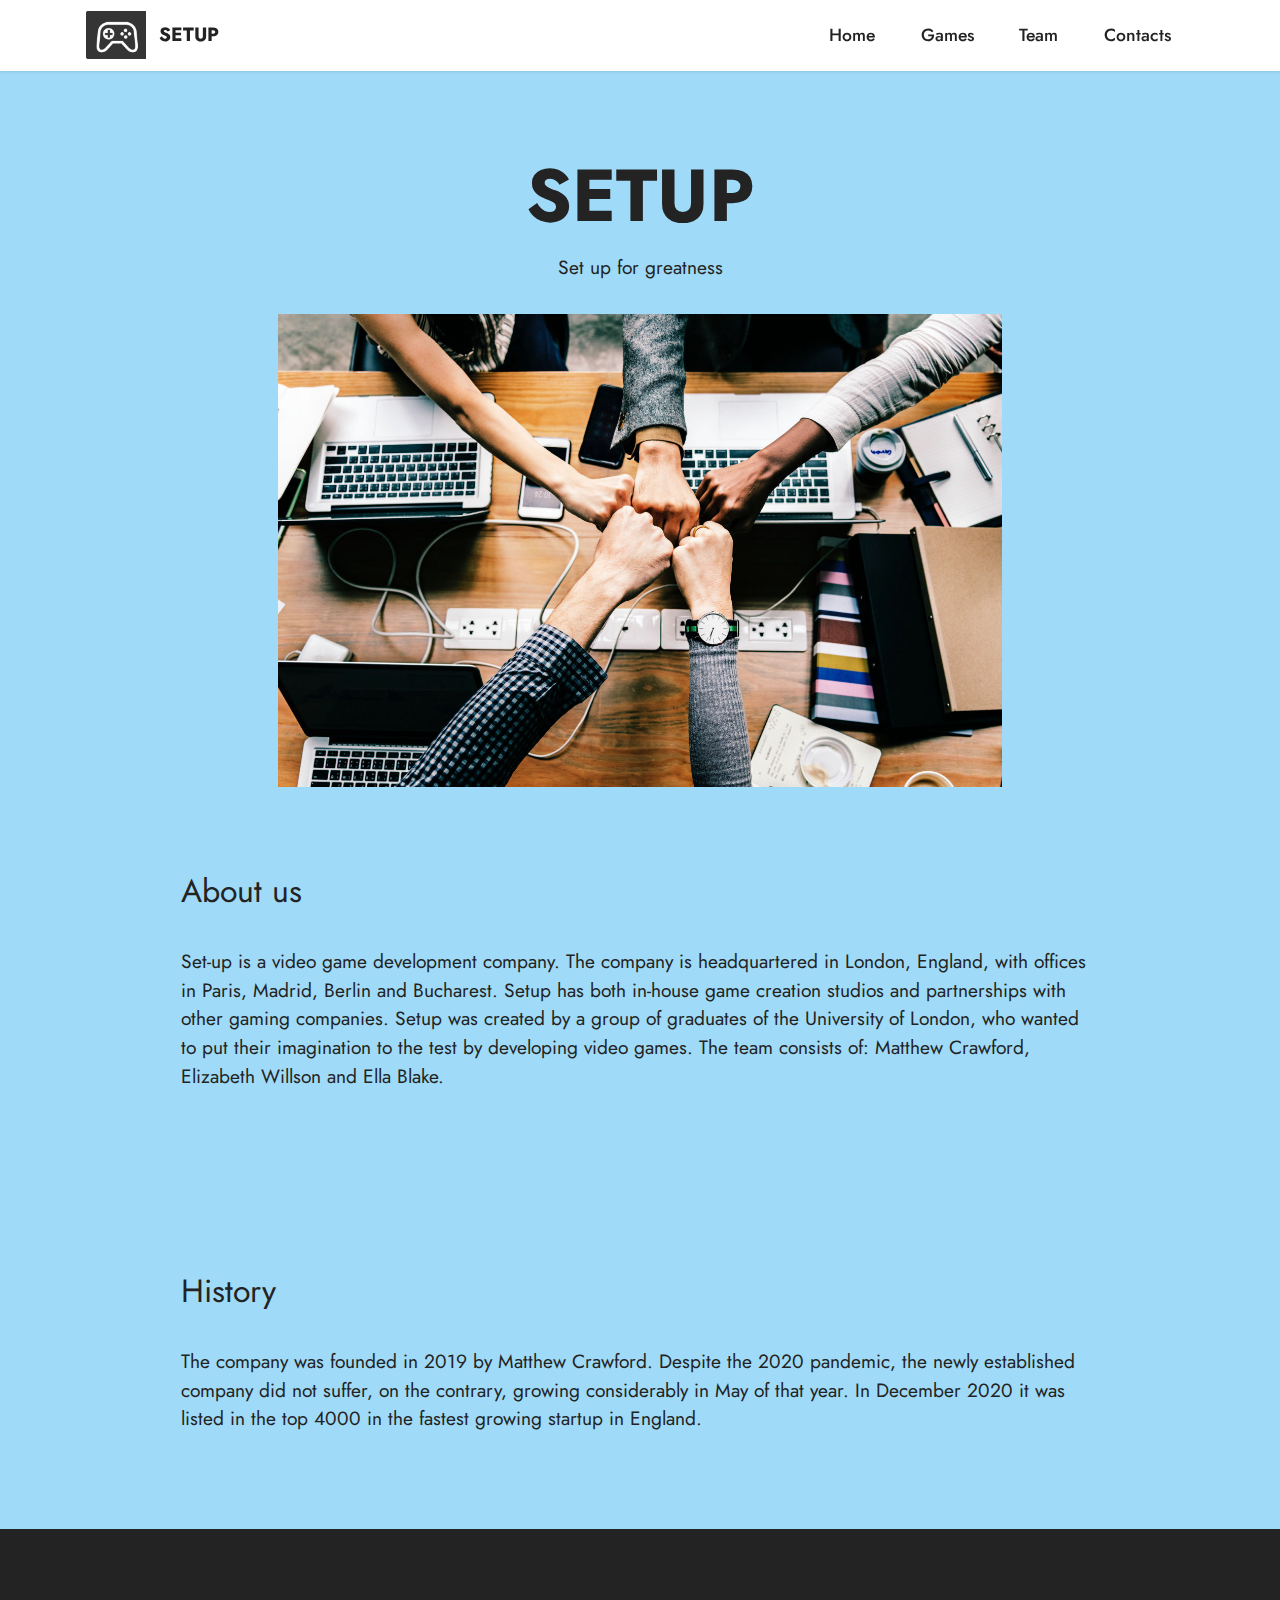
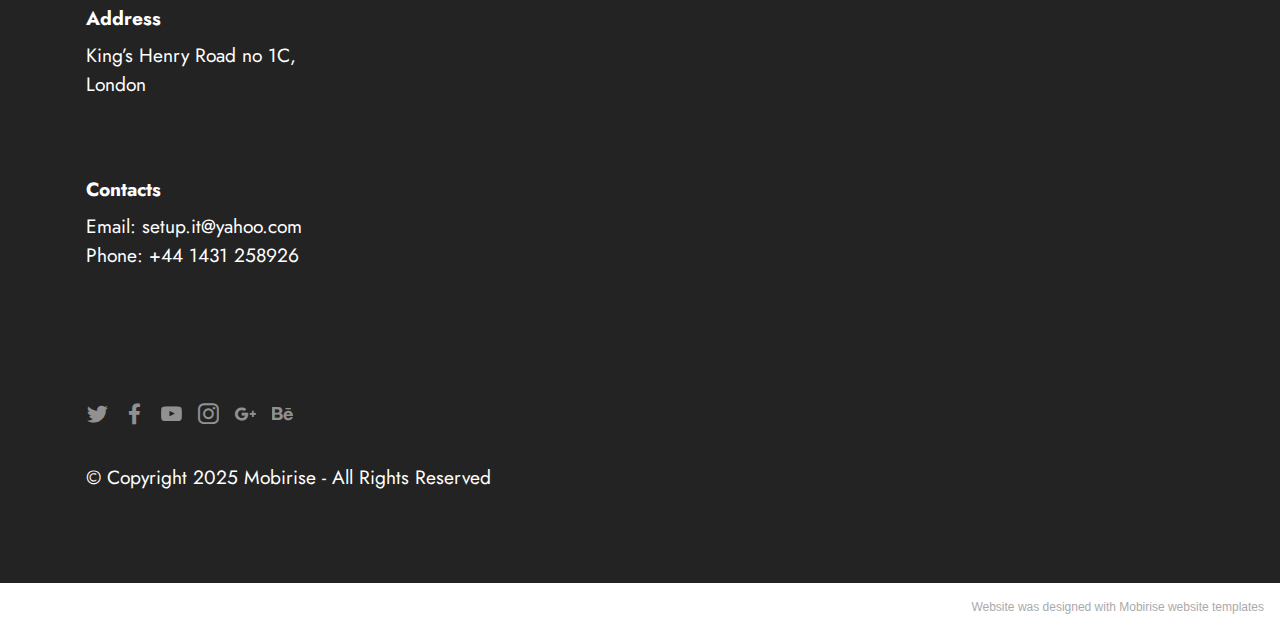
<file: Tema 4 Elw/index.html>
<!DOCTYPE html>
<html  >
<head>
  <!-- Site made with Mobirise Website Builder v5.5.2, https://mobirise.com -->
  <meta charset="UTF-8">
  <meta http-equiv="X-UA-Compatible" content="IE=edge">
  <meta name="generator" content="Mobirise v5.5.2, mobirise.com">
  <meta name="viewport" content="width=device-width, initial-scale=1, minimum-scale=1">
  <link rel="shortcut icon" href="assets/images/gaming-96x77.png" type="image/x-icon">
  <meta name="description" content="">
  
  
  <title>Home</title>
  <link rel="stylesheet" href="assets/bootstrap/css/bootstrap.min.css">
  <link rel="stylesheet" href="assets/bootstrap/css/bootstrap-grid.min.css">
  <link rel="stylesheet" href="assets/bootstrap/css/bootstrap-reboot.min.css">
  <link rel="stylesheet" href="assets/dropdown/css/style.css">
  <link rel="stylesheet" href="assets/socicon/css/styles.css">
  <link rel="stylesheet" href="assets/theme/css/style.css">
  <link rel="preload" href="https://fonts.googleapis.com/css?family=Jost:100,200,300,400,500,600,700,800,900,100i,200i,300i,400i,500i,600i,700i,800i,900i&display=swap" as="style" onload="this.onload=null;this.rel='stylesheet'">
  <noscript><link rel="stylesheet" href="https://fonts.googleapis.com/css?family=Jost:100,200,300,400,500,600,700,800,900,100i,200i,300i,400i,500i,600i,700i,800i,900i&display=swap"></noscript>
  <link rel="preload" as="style" href="assets/mobirise/css/mbr-additional.css"><link rel="stylesheet" href="assets/mobirise/css/mbr-additional.css" type="text/css">
  
  
  
  
</head>
<body>
  
  <section data-bs-version="5.1" class="menu menu2 cid-sUeg6VccGv" once="menu" id="menu2-s">
    
    <nav class="navbar navbar-dropdown navbar-fixed-top navbar-expand-lg">
        <div class="container">
            <div class="navbar-brand">
                <span class="navbar-logo">
                    <a href="https://mobiri.se">
                        <img src="assets/images/gaming-96x77.png" alt="Mobirise" style="height: 3rem;">
                    </a>
                </span>
                <span class="navbar-caption-wrap"><a class="navbar-caption text-black display-7" href="https://mobiri.se">SETUP</a></span>
            </div>
            <button class="navbar-toggler" type="button" data-toggle="collapse" data-bs-toggle="collapse" data-target="#navbarSupportedContent" data-bs-target="#navbarSupportedContent" aria-controls="navbarNavAltMarkup" aria-expanded="false" aria-label="Toggle navigation">
                <div class="hamburger">
                    <span></span>
                    <span></span>
                    <span></span>
                    <span></span>
                </div>
            </button>
            <div class="collapse navbar-collapse" id="navbarSupportedContent">
                <ul class="navbar-nav nav-dropdown nav-right" data-app-modern-menu="true"><li class="nav-item"><a class="nav-link link text-black text-primary display-4" href="index.html">Home</a></li><li class="nav-item"><a class="nav-link link text-black text-primary display-4" href="page2.html">Games</a></li>
                    <li class="nav-item"><a class="nav-link link text-black text-primary display-4" href="page1.html">Team</a></li>
                    <li class="nav-item"><a class="nav-link link text-black text-primary display-4" href="page3.html">Contacts</a>
                    </li></ul>
                
                
            </div>
        </div>
    </nav>
</section>

<section data-bs-version="5.1" class="header10 cid-sUefuDThqO" id="header10-r">

    

    

    <div class="align-center container-fluid">
        <div class="row justify-content-center">
            <div class="col-md-12 col-lg-9">
                <h1 class="mbr-section-title mbr-fonts-style mb-3 display-1"><strong>SETUP</strong></h1>
                <p class="mbr-text mbr-fonts-style display-7">Set up for greatness</p>
                
                <div class="image-wrap mt-4">
                    <img src="assets/images/achievement-agreement-arms-1428x934.jpg" alt="Mobirise" title="">
                </div>
            </div>
        </div>
    </div>
</section>

<section data-bs-version="5.1" class="content5 cid-sU82jwFMaJ" id="content5-9">
    
    <div class="container">
        <div class="row justify-content-center">
            <div class="col-md-12 col-lg-10">
                
                <h4 class="mbr-section-subtitle mbr-fonts-style mb-4 display-5">About us&nbsp;</h4>
                <p class="mbr-text mbr-fonts-style display-7">Set-up is a video game development company. The company is headquartered in London, England, with offices in Paris, Madrid, Berlin and Bucharest. Setup has both in-house game creation studios and partnerships with other gaming companies.&nbsp;Setup was created by a group of graduates of the University of London, who wanted to put their imagination to the test by developing video games. The team consists of: Matthew Crawford, Elizabeth Willson and Ella Blake.</p>
            </div>
        </div>
    </div>
</section>

<section data-bs-version="5.1" class="content5 cid-sU82k6qT6c" id="content5-a">
    
    <div class="container">
        <div class="row justify-content-center">
            <div class="col-md-12 col-lg-10">
                
                <h4 class="mbr-section-subtitle mbr-fonts-style mb-4 display-5">History&nbsp;</h4>
                <p class="mbr-text mbr-fonts-style display-7">The company was founded in 2019 by Matthew Crawford. Despite the 2020 pandemic, the newly established company did not suffer, on the contrary, growing considerably in May of that year. In December 2020 it was listed in the top 4000 in the fastest growing startup in England.</p>
            </div>
        </div>
    </div>
</section>

<section data-bs-version="5.1" class="footer6 cid-sUpu6nIqbj" once="footers" id="footer6-u">

    

    

    <div class="container">
        <div class="row content mbr-white">
            <div class="col-12 col-md-3 mbr-fonts-style display-7">
                <h5 class="mbr-section-subtitle mbr-fonts-style mb-2 display-7">
                    <strong>Address</strong>
                </h5>
                <p class="mbr-text mbr-fonts-style display-7">King’s Henry Road no 1C,&nbsp;<br>London</p> <br>
                <h5 class="mbr-section-subtitle mbr-fonts-style mb-2 mt-4 display-7">
                    <strong>Contacts</strong>
                </h5>
                <p class="mbr-text mbr-fonts-style mb-4 display-7">
                    Email:&nbsp;setup.it@yahoo.com<br>
                    Phone:&nbsp;+44 1431 258926<br></p>
            </div>
            <div class="col-12 col-md-3 mbr-fonts-style display-7">
                <h5 class="mbr-section-subtitle mbr-fonts-style mb-2 display-7"></h5>
                <ul class="list mbr-fonts-style mb-4 display-4"></ul>
                <h5 class="mbr-section-subtitle mbr-fonts-style mb-2 mt-5 display-7"></h5>
                <p class="mbr-text mbr-fonts-style mb-4 display-7"></p>
            </div>
            <div class="col-12 col-md-6">
                <div class="google-map"><iframe frameborder="0" style="border:0" src="https://www.google.com/maps/embed/v1/place?key=AIzaSyCZI5F_k6S1k46ujh0SNrapM89f7mJxd30&amp;q=350 5th Ave, New York, NY 10118" allowfullscreen=""></iframe></div>
            </div>
            <div class="col-md-6">
                <div class="social-list align-left">
                    <div class="soc-item">
                        <a href="https://twitter.com/?lang=ro" target="_blank">
                            <span class="mbr-iconfont mbr-iconfont-social socicon-twitter socicon"></span>
                        </a>
                    </div>
                    <div class="soc-item">
                        <a href="https://www.facebook.com/" target="_blank">
                            <span class="mbr-iconfont mbr-iconfont-social socicon-facebook socicon"></span>
                        </a>
                    </div>
                    <div class="soc-item">
                        <a href="https://www.youtube.com/watch?v=dQw4w9WgXcQ" target="_blank">
                            <span class="mbr-iconfont mbr-iconfont-social socicon-youtube socicon"></span>
                        </a>
                    </div>
                    <div class="soc-item">
                        <a href="https://www.instagram.com/" target="_blank">
                            <span class="mbr-iconfont mbr-iconfont-social socicon-instagram socicon"></span>
                        </a>
                    </div>
                    <div class="soc-item">
                        <a href="https://support.google.com/answer/2451065?hl=en" target="_blank">
                            <span class="mbr-iconfont mbr-iconfont-social socicon-googleplus socicon"></span>
                        </a>
                    </div>
                    <div class="soc-item">
                        <a href="https://www.behance.net/" target="_blank">
                            <span class="mbr-iconfont mbr-iconfont-social socicon-behance socicon"></span>
                        </a>
                    </div>
                </div>
            </div>
        </div>
        <div class="footer-lower">
            <div class="media-container-row">
                <div class="col-sm-12">
                    <hr>
                </div>
            </div>
            <div class="col-sm-12 copyright pl-0">
                <p class="mbr-text mbr-fonts-style mbr-white display-7">
                    © Copyright 2025 Mobirise - All Rights Reserved
                </p>
            </div>
        </div>
    </div>
</section><section style="background-color: #fff; font-family: -apple-system, BlinkMacSystemFont, 'Segoe UI', 'Roboto', 'Helvetica Neue', Arial, sans-serif; color:#aaa; font-size:12px; padding: 0; align-items: center; display: flex;"><a href="https://mobirise.site/o" style="flex: 1 1; height: 3rem; padding-left: 1rem;"></a><p style="flex: 0 0 auto; margin:0; padding-right:1rem;"><a href="https://mobirise.site/s" style="color:#aaa;">Website</a> was designed with Mobirise website templates</p></section><script src="assets/bootstrap/js/bootstrap.bundle.min.js"></script>  <script src="assets/smoothscroll/smooth-scroll.js"></script>  <script src="assets/ytplayer/index.js"></script>  <script src="assets/dropdown/js/navbar-dropdown.js"></script>  <script src="assets/theme/js/script.js"></script>  
  
  
</body>
</html>
</file>
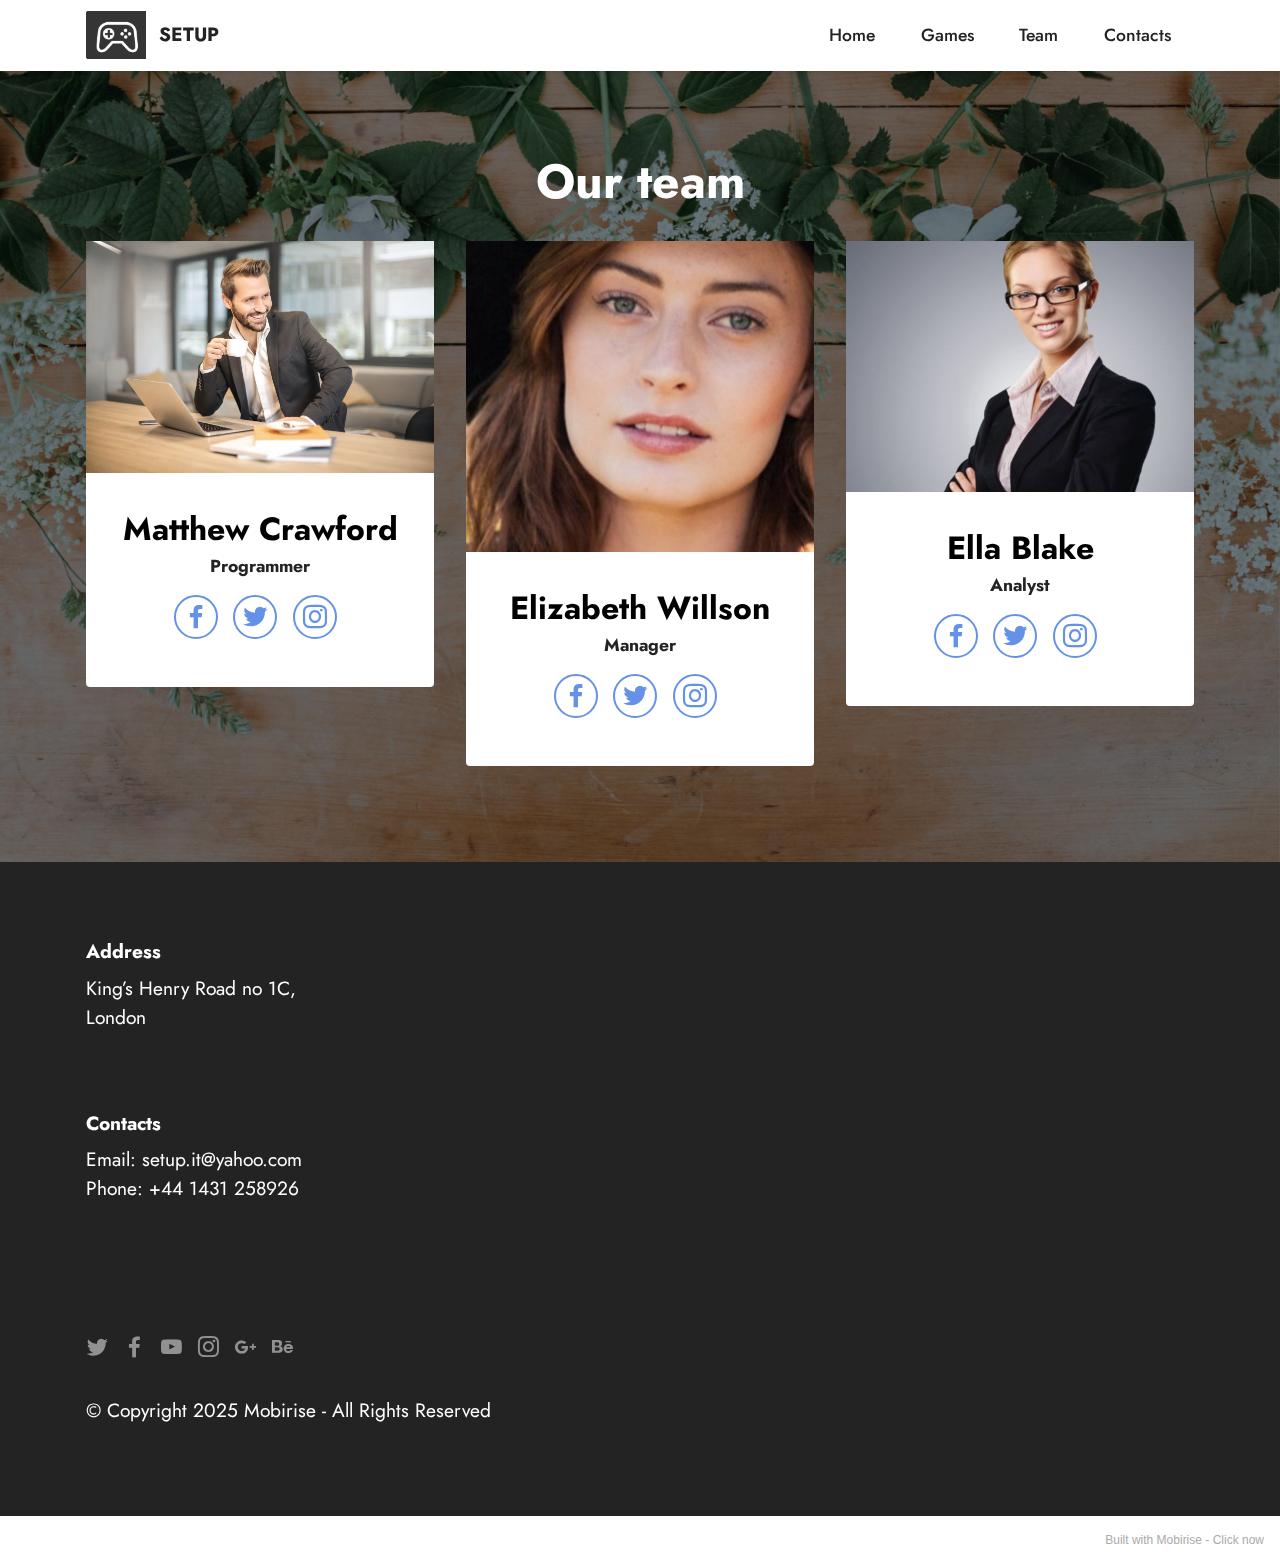
<file: Tema 4 Elw/page1.html>
<!DOCTYPE html>
<html  >
<head>
  <!-- Site made with Mobirise Website Builder v5.5.2, https://mobirise.com -->
  <meta charset="UTF-8">
  <meta http-equiv="X-UA-Compatible" content="IE=edge">
  <meta name="generator" content="Mobirise v5.5.2, mobirise.com">
  <meta name="viewport" content="width=device-width, initial-scale=1, minimum-scale=1">
  <link rel="shortcut icon" href="assets/images/gaming-96x77.png" type="image/x-icon">
  <meta name="description" content="">
  
  
  <title>Team</title>
  <link rel="stylesheet" href="assets/bootstrap/css/bootstrap.min.css">
  <link rel="stylesheet" href="assets/bootstrap/css/bootstrap-grid.min.css">
  <link rel="stylesheet" href="assets/bootstrap/css/bootstrap-reboot.min.css">
  <link rel="stylesheet" href="assets/parallax/jarallax.css">
  <link rel="stylesheet" href="assets/dropdown/css/style.css">
  <link rel="stylesheet" href="assets/socicon/css/styles.css">
  <link rel="stylesheet" href="assets/theme/css/style.css">
  <link rel="preload" href="https://fonts.googleapis.com/css?family=Jost:100,200,300,400,500,600,700,800,900,100i,200i,300i,400i,500i,600i,700i,800i,900i&display=swap" as="style" onload="this.onload=null;this.rel='stylesheet'">
  <noscript><link rel="stylesheet" href="https://fonts.googleapis.com/css?family=Jost:100,200,300,400,500,600,700,800,900,100i,200i,300i,400i,500i,600i,700i,800i,900i&display=swap"></noscript>
  <link rel="preload" as="style" href="assets/mobirise/css/mbr-additional.css"><link rel="stylesheet" href="assets/mobirise/css/mbr-additional.css" type="text/css">
  
  
  
  
</head>
<body>
  
  <section data-bs-version="5.1" class="menu menu2 cid-sUeg6VccGv" once="menu" id="menu2-s">
    
    <nav class="navbar navbar-dropdown navbar-fixed-top navbar-expand-lg">
        <div class="container">
            <div class="navbar-brand">
                <span class="navbar-logo">
                    <a href="https://mobiri.se">
                        <img src="assets/images/gaming-96x77.png" alt="Mobirise" style="height: 3rem;">
                    </a>
                </span>
                <span class="navbar-caption-wrap"><a class="navbar-caption text-black display-7" href="https://mobiri.se">SETUP</a></span>
            </div>
            <button class="navbar-toggler" type="button" data-toggle="collapse" data-bs-toggle="collapse" data-target="#navbarSupportedContent" data-bs-target="#navbarSupportedContent" aria-controls="navbarNavAltMarkup" aria-expanded="false" aria-label="Toggle navigation">
                <div class="hamburger">
                    <span></span>
                    <span></span>
                    <span></span>
                    <span></span>
                </div>
            </button>
            <div class="collapse navbar-collapse" id="navbarSupportedContent">
                <ul class="navbar-nav nav-dropdown nav-right" data-app-modern-menu="true"><li class="nav-item"><a class="nav-link link text-black text-primary display-4" href="index.html">Home</a></li><li class="nav-item"><a class="nav-link link text-black text-primary display-4" href="page2.html">Games</a></li>
                    <li class="nav-item"><a class="nav-link link text-black text-primary display-4" href="page1.html">Team</a></li>
                    <li class="nav-item"><a class="nav-link link text-black text-primary display-4" href="page3.html">Contacts</a>
                    </li></ul>
                
                
            </div>
        </div>
    </nav>
</section>

<section data-bs-version="5.1" class="team1 cid-sU85qQE1dt mbr-parallax-background" id="team1-n">
    

    <div class="mbr-overlay" style="opacity: 0.5; background-color: rgb(0, 0, 0);">
    </div>
    <div class="container">
        <div class="row justify-content-center">
            <div class="col-12">
                <h3 class="mbr-section-title mbr-fonts-style align-center mb-4 display-2">
                    <strong>Our team</strong>
                </h3>
                
            </div>
            <div class="col-sm-6 col-lg-4">
                <div class="card-wrap">
                    <div class="image-wrap">
                        <img src="assets/images/adult-beard-695x463.jpg" alt="">
                    </div>
                    <div class="content-wrap">
                        <h5 class="mbr-section-title card-title mbr-fonts-style align-center m-0 display-5"><strong>Matthew Crawford</strong></h5>
                        <h6 class="mbr-role mbr-fonts-style align-center mb-3 display-4">
                            <strong>Programmer</strong>
                        </h6>
                        <p class="card-text mbr-fonts-style align-center display-7"></p>
                        <div class="social-row display-7">
                            <div class="soc-item">
                                <a href="https://www.facebook.com/" target="_blank">
                                    <span class="mbr-iconfont socicon-facebook socicon"></span>
                                </a>
                            </div>
                            <div class="soc-item">
                                <a href="https://twitter.com/?lang=ro" target="_blank">
                                    <span class="mbr-iconfont socicon-twitter socicon"></span>
                                </a>
                            </div>
                            <div class="soc-item">
                                <a href="https://www.instagram.com/" target="_blank">
                                    <span class="mbr-iconfont socicon-instagram socicon"></span>
                                </a>
                            </div>
                            
                            
                        </div>
                        
                    </div>
                </div>
            </div>

            <div class="col-sm-6 col-lg-4">
                <div class="card-wrap">
                    <div class="image-wrap">
                        <img src="assets/images/woman05-2-695x1042.jpeg" alt="">
                    </div>
                    <div class="content-wrap">
                        <h5 class="mbr-section-title card-title mbr-fonts-style align-center m-0 display-5"><strong>Elizabeth Willson</strong></h5>
                        <h6 class="mbr-role mbr-fonts-style align-center mb-3 display-4">
                            <strong>Manager</strong>
                        </h6>
                        <p class="card-text mbr-fonts-style align-center display-7"></p>
                        <div class="social-row display-7">
                            <div class="soc-item">
                                <a href="https://www.facebook.com/" target="_blank">
                                    <span class="mbr-iconfont socicon-facebook socicon"></span>
                                </a>
                            </div>
                            <div class="soc-item">
                                <a href="https://twitter.com/?lang=ro" target="_blank">
                                    <span class="mbr-iconfont socicon-twitter socicon"></span>
                                </a>
                            </div>
                            <div class="soc-item">
                                <a href="https://www.instagram.com/" target="_blank">
                                    <span class="mbr-iconfont socicon-instagram socicon"></span>
                                </a>
                            </div>
                            
                            
                        </div>
                        
                    </div>
                </div>
            </div>

            <div class="col-sm-6 col-lg-4">
                <div class="card-wrap">
                    <div class="image-wrap">
                        <img src="assets/images/business-woman-695x695.jpeg" alt="">
                    </div>
                    <div class="content-wrap">
                        <h5 class="mbr-section-title card-title mbr-fonts-style align-center m-0 display-5"><strong>Ella Blake</strong></h5>
                        <h6 class="mbr-role mbr-fonts-style align-center mb-3 display-4">
                            <strong>Analyst</strong>
                        </h6>
                        <p class="card-text mbr-fonts-style align-center display-7"></p>
                        <div class="social-row display-7">
                            <div class="soc-item">
                                <a href="https://www.facebook.com/" target="_blank">
                                    <span class="mbr-iconfont socicon-facebook socicon"></span>
                                </a>
                            </div>
                            <div class="soc-item">
                                <a href="https://twitter.com/?lang=ro" target="_blank">
                                    <span class="mbr-iconfont socicon-twitter socicon"></span>
                                </a>
                            </div>
                            <div class="soc-item">
                                <a href="https://www.instagram.com/" target="_blank">
                                    <span class="mbr-iconfont socicon-instagram socicon"></span>
                                </a>
                            </div>
                            
                            
                        </div>
                        
                    </div>
                </div>
            </div>

            
        </div>
    </div>
</section>

<section data-bs-version="5.1" class="footer6 cid-sUpu6nIqbj" once="footers" id="footer6-u">

    

    

    <div class="container">
        <div class="row content mbr-white">
            <div class="col-12 col-md-3 mbr-fonts-style display-7">
                <h5 class="mbr-section-subtitle mbr-fonts-style mb-2 display-7">
                    <strong>Address</strong>
                </h5>
                <p class="mbr-text mbr-fonts-style display-7">King’s Henry Road no 1C,&nbsp;<br>London</p> <br>
                <h5 class="mbr-section-subtitle mbr-fonts-style mb-2 mt-4 display-7">
                    <strong>Contacts</strong>
                </h5>
                <p class="mbr-text mbr-fonts-style mb-4 display-7">
                    Email:&nbsp;setup.it@yahoo.com<br>
                    Phone:&nbsp;+44 1431 258926<br></p>
            </div>
            <div class="col-12 col-md-3 mbr-fonts-style display-7">
                <h5 class="mbr-section-subtitle mbr-fonts-style mb-2 display-7"></h5>
                <ul class="list mbr-fonts-style mb-4 display-4"></ul>
                <h5 class="mbr-section-subtitle mbr-fonts-style mb-2 mt-5 display-7"></h5>
                <p class="mbr-text mbr-fonts-style mb-4 display-7"></p>
            </div>
            <div class="col-12 col-md-6">
                <div class="google-map"><iframe frameborder="0" style="border:0" src="https://www.google.com/maps/embed/v1/place?key=AIzaSyCNveGQ9bfpKFwWzQLLftrR9hNiHwdqQG8&amp;q=350 5th Ave, New York, NY 10118" allowfullscreen=""></iframe></div>
            </div>
            <div class="col-md-6">
                <div class="social-list align-left">
                    <div class="soc-item">
                        <a href="https://twitter.com/?lang=ro" target="_blank">
                            <span class="mbr-iconfont mbr-iconfont-social socicon-twitter socicon"></span>
                        </a>
                    </div>
                    <div class="soc-item">
                        <a href="https://www.facebook.com/" target="_blank">
                            <span class="mbr-iconfont mbr-iconfont-social socicon-facebook socicon"></span>
                        </a>
                    </div>
                    <div class="soc-item">
                        <a href="https://www.youtube.com/watch?v=dQw4w9WgXcQ" target="_blank">
                            <span class="mbr-iconfont mbr-iconfont-social socicon-youtube socicon"></span>
                        </a>
                    </div>
                    <div class="soc-item">
                        <a href="https://www.instagram.com/" target="_blank">
                            <span class="mbr-iconfont mbr-iconfont-social socicon-instagram socicon"></span>
                        </a>
                    </div>
                    <div class="soc-item">
                        <a href="https://support.google.com/answer/2451065?hl=en" target="_blank">
                            <span class="mbr-iconfont mbr-iconfont-social socicon-googleplus socicon"></span>
                        </a>
                    </div>
                    <div class="soc-item">
                        <a href="https://www.behance.net/" target="_blank">
                            <span class="mbr-iconfont mbr-iconfont-social socicon-behance socicon"></span>
                        </a>
                    </div>
                </div>
            </div>
        </div>
        <div class="footer-lower">
            <div class="media-container-row">
                <div class="col-sm-12">
                    <hr>
                </div>
            </div>
            <div class="col-sm-12 copyright pl-0">
                <p class="mbr-text mbr-fonts-style mbr-white display-7">
                    © Copyright 2025 Mobirise - All Rights Reserved
                </p>
            </div>
        </div>
    </div>
</section><section style="background-color: #fff; font-family: -apple-system, BlinkMacSystemFont, 'Segoe UI', 'Roboto', 'Helvetica Neue', Arial, sans-serif; color:#aaa; font-size:12px; padding: 0; align-items: center; display: flex;"><a href="https://mobirise.site/e" style="flex: 1 1; height: 3rem; padding-left: 1rem;"></a><p style="flex: 0 0 auto; margin:0; padding-right:1rem;">Built with Mobirise - <a href="https://mobirise.site/m" style="color:#aaa;">Click now</a></p></section><script src="assets/bootstrap/js/bootstrap.bundle.min.js"></script>  <script src="assets/parallax/jarallax.js"></script>  <script src="assets/smoothscroll/smooth-scroll.js"></script>  <script src="assets/ytplayer/index.js"></script>  <script src="assets/dropdown/js/navbar-dropdown.js"></script>  <script src="assets/theme/js/script.js"></script>  
  
  
</body>
</html>
</file>
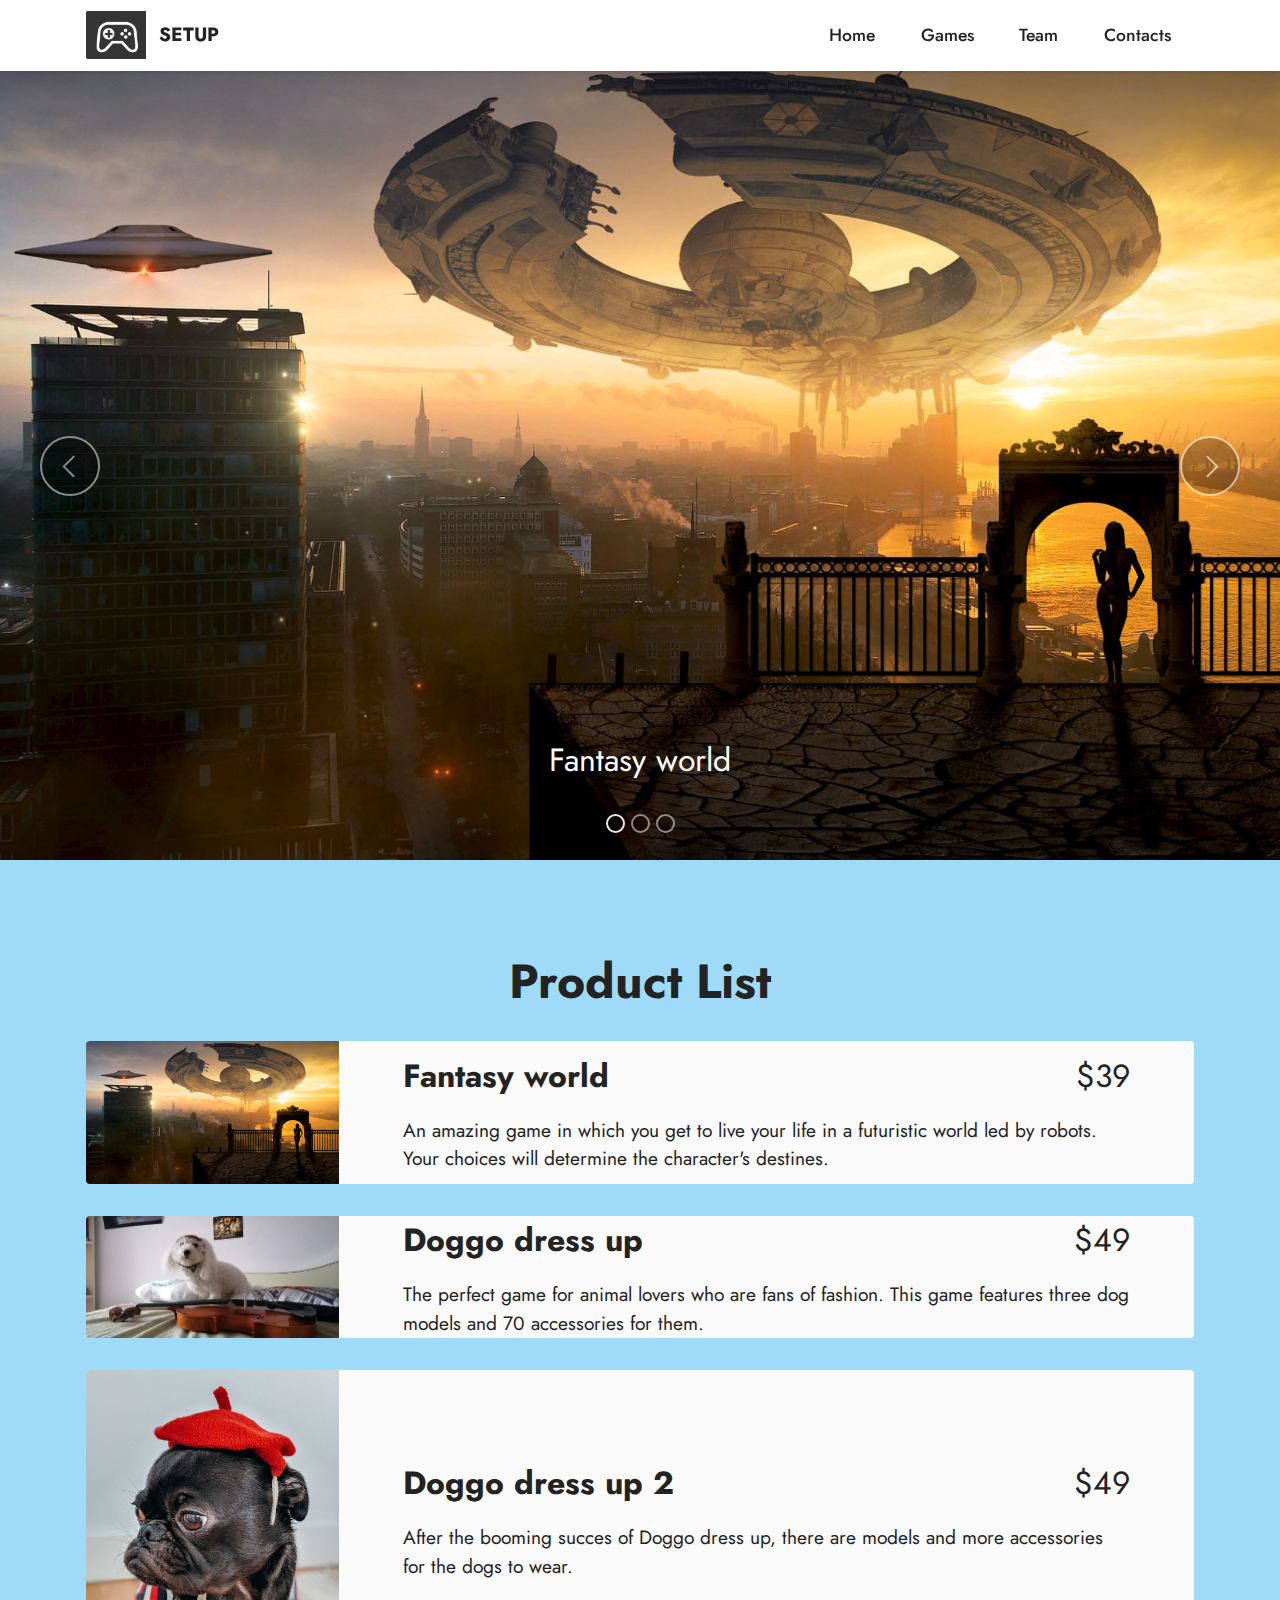
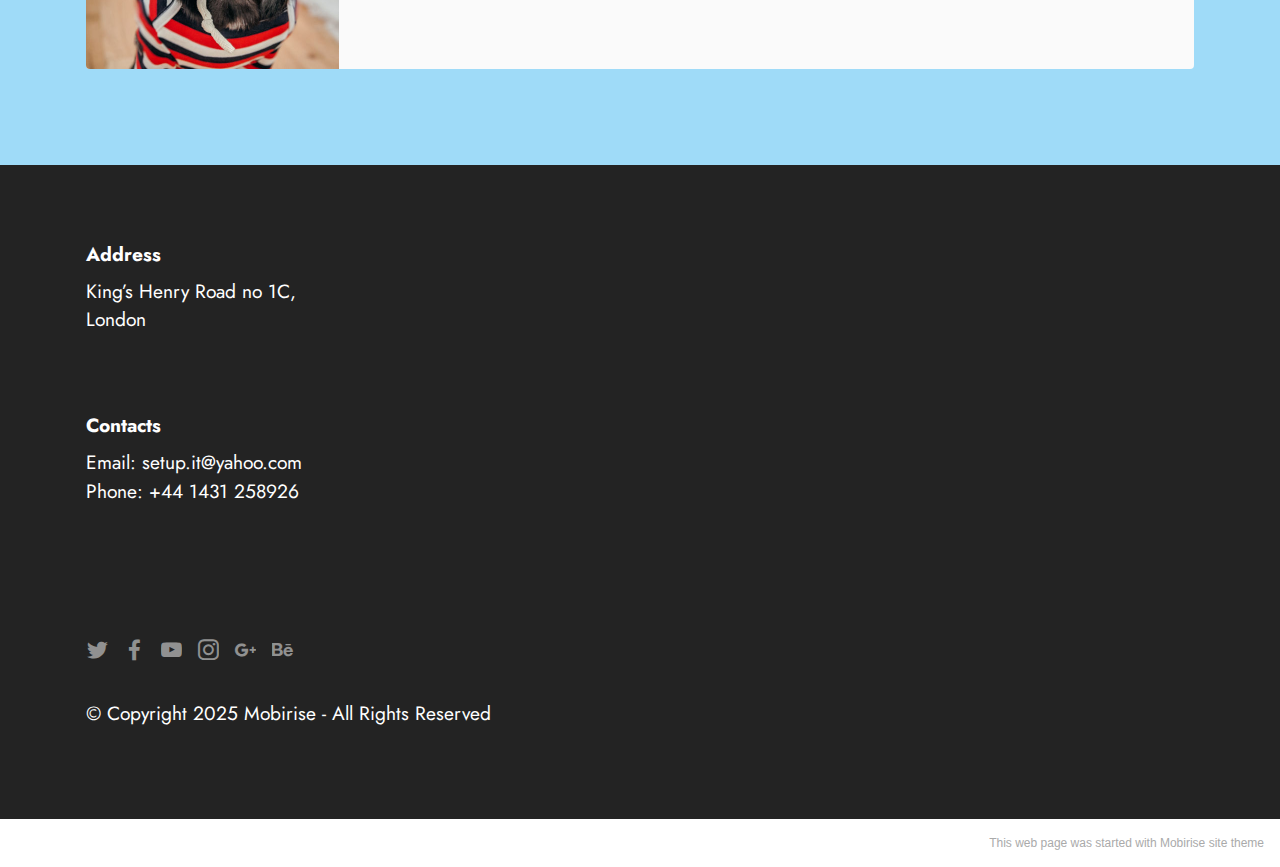
<file: Tema 4 Elw/page2.html>
<!DOCTYPE html>
<html  >
<head>
  <!-- Site made with Mobirise Website Builder v5.5.2, https://mobirise.com -->
  <meta charset="UTF-8">
  <meta http-equiv="X-UA-Compatible" content="IE=edge">
  <meta name="generator" content="Mobirise v5.5.2, mobirise.com">
  <meta name="viewport" content="width=device-width, initial-scale=1, minimum-scale=1">
  <link rel="shortcut icon" href="assets/images/gaming-96x77.png" type="image/x-icon">
  <meta name="description" content="">
  
  
  <title>Games</title>
  <link rel="stylesheet" href="assets/web/assets/mobirise-icons2/mobirise2.css">
  <link rel="stylesheet" href="assets/bootstrap/css/bootstrap.min.css">
  <link rel="stylesheet" href="assets/bootstrap/css/bootstrap-grid.min.css">
  <link rel="stylesheet" href="assets/bootstrap/css/bootstrap-reboot.min.css">
  <link rel="stylesheet" href="assets/dropdown/css/style.css">
  <link rel="stylesheet" href="assets/socicon/css/styles.css">
  <link rel="stylesheet" href="assets/theme/css/style.css">
  <link rel="preload" href="https://fonts.googleapis.com/css?family=Jost:100,200,300,400,500,600,700,800,900,100i,200i,300i,400i,500i,600i,700i,800i,900i&display=swap" as="style" onload="this.onload=null;this.rel='stylesheet'">
  <noscript><link rel="stylesheet" href="https://fonts.googleapis.com/css?family=Jost:100,200,300,400,500,600,700,800,900,100i,200i,300i,400i,500i,600i,700i,800i,900i&display=swap"></noscript>
  <link rel="preload" as="style" href="assets/mobirise/css/mbr-additional.css"><link rel="stylesheet" href="assets/mobirise/css/mbr-additional.css" type="text/css">
  
  
  
  
</head>
<body>
  
  <section data-bs-version="5.1" class="menu menu2 cid-sUeg6VccGv" once="menu" id="menu2-s">
    
    <nav class="navbar navbar-dropdown navbar-fixed-top navbar-expand-lg">
        <div class="container">
            <div class="navbar-brand">
                <span class="navbar-logo">
                    <a href="https://mobiri.se">
                        <img src="assets/images/gaming-96x77.png" alt="Mobirise" style="height: 3rem;">
                    </a>
                </span>
                <span class="navbar-caption-wrap"><a class="navbar-caption text-black display-7" href="https://mobiri.se">SETUP</a></span>
            </div>
            <button class="navbar-toggler" type="button" data-toggle="collapse" data-bs-toggle="collapse" data-target="#navbarSupportedContent" data-bs-target="#navbarSupportedContent" aria-controls="navbarNavAltMarkup" aria-expanded="false" aria-label="Toggle navigation">
                <div class="hamburger">
                    <span></span>
                    <span></span>
                    <span></span>
                    <span></span>
                </div>
            </button>
            <div class="collapse navbar-collapse" id="navbarSupportedContent">
                <ul class="navbar-nav nav-dropdown nav-right" data-app-modern-menu="true"><li class="nav-item"><a class="nav-link link text-black text-primary display-4" href="index.html">Home</a></li><li class="nav-item"><a class="nav-link link text-black text-primary display-4" href="page2.html">Games</a></li>
                    <li class="nav-item"><a class="nav-link link text-black text-primary display-4" href="page1.html">Team</a></li>
                    <li class="nav-item"><a class="nav-link link text-black text-primary display-4" href="page3.html">Contacts</a>
                    </li></ul>
                
                
            </div>
        </div>
    </nav>
</section>

<section data-bs-version="5.1" class="slider1 cid-sU85bx55Ui" id="slider1-k">
    
    <div class="carousel slide" id="sUpw3PUQjF" data-interval="5000" data-bs-interval="5000">
        <ol class="carousel-indicators">
            <li data-slide-to="0" data-bs-slide-to="0" class="active" data-target="#sUpw3PUQjF" data-bs-target="#sUpw3PUQjF"></li>
            <li data-slide-to="1" data-bs-slide-to="1" data-target="#sUpw3PUQjF" data-bs-target="#sUpw3PUQjF"></li>
            <li data-slide-to="2" data-bs-slide-to="2" data-target="#sUpw3PUQjF" data-bs-target="#sUpw3PUQjF"></li>
        </ol>
        <div class="carousel-inner">
            <div class="carousel-item slider-image item active">
                <div class="item-wrapper">
                    <img class="d-block w-100" src="assets/images/fantasy-tech-1900x1075.jpg">
                    
                    <div class="carousel-caption">
                        <h5 class="mbr-section-subtitle mbr-fonts-style display-5">Fantasy world</h5>
                        <p class="mbr-section-text mbr-fonts-style display-7"></p>
                    </div>
                </div>
            </div>
            <div class="carousel-item slider-image item">
                <div class="item-wrapper">
                    <img class="d-block w-100" src="assets/images/whatsapp-image-2022-01-07-at-3.40.57-pm-1600x774.jpg">
                    
                    <div class="carousel-caption">
                        <h5 class="mbr-section-subtitle mbr-fonts-style display-5"><strong>Doggo dress up</strong></h5>
                        <p class="mbr-section-text mbr-fonts-style display-7">Click on the image to edit slides.</p>
                    </div>
                </div>
            </div>
            <div class="carousel-item slider-image item">
                <div class="item-wrapper">
                    <img class="d-block w-100" src="assets/images/dogoo-1900x2243.jpeg">
                    
                    <div class="carousel-caption">
                        <h5 class="mbr-section-subtitle mbr-fonts-style display-5"><strong>Doggo dress up 2</strong></h5>
                        <p class="mbr-section-text mbr-fonts-style display-7">Click on the image to edit slides.</p>
                    </div>
                </div>
            </div>
        </div>
        <a class="carousel-control carousel-control-prev" role="button" data-slide="prev" data-bs-slide="prev" href="#sUpw3PUQjF">
            <span class="mobi-mbri mobi-mbri-arrow-prev" aria-hidden="true"></span>
            <span class="sr-only visually-hidden">Previous</span>
        </a>
        <a class="carousel-control carousel-control-next" role="button" data-slide="next" data-bs-slide="next" href="#sUpw3PUQjF">
            <span class="mobi-mbri mobi-mbri-arrow-next" aria-hidden="true"></span>
            <span class="sr-only visually-hidden">Next</span>
        </a>
    </div>
</section>

<section data-bs-version="5.1" class="features10 cid-sU85jXhwRG" id="features11-m">
    <!---->
    
    
    <div class="container">
        <div class="title">
            <h3 class="mbr-section-title mbr-fonts-style mb-4 display-2">
                <strong>Product List</strong>
            </h3>
            
        </div>
        <div class="card">
            <div class="card-wrapper">
                <div class="row align-items-center">
                    <div class="col-12 col-md-3">
                        <div class="image-wrapper">
                            <img src="assets/images/fantasy-tech-506x286.jpg" alt="Mobirise" title="">
                        </div>
                    </div>
                    <div class="col-12 col-md">
                        <div class="card-box">
                            <div class="row">
                                <div class="col-12">
                                    <div class="top-line">
                                        <h4 class="card-title mbr-fonts-style display-5"><strong>Fantasy world</strong></h4>
                                        <p class="cost mbr-fonts-style display-5">
                                            $39</p>
                                    </div>
                                </div>
                                <div class="col-12">
                                    <div class="bottom-line">
                                        <p class="mbr-text mbr-fonts-style m-0 display-7">An amazing game in which you get to live your life in a futuristic world led by robots. Your choices will determine the character's destines.&nbsp;</p>
                                    </div>
                                </div>
                            </div>
                        </div>
                    </div>
                </div>
            </div>
        </div>
        <div class="card">
            <div class="card-wrapper">
                <div class="row align-items-center">
                    <div class="col-12 col-md-3">
                        <div class="image-wrapper">
                            <img src="assets/images/whatsapp-image-2022-01-07-at-3.40.57-pm-506x245.jpg" alt="Mobirise" title="">
                        </div>
                    </div>
                    <div class="col-12 col-md">
                        <div class="card-box">
                            <div class="row">
                                <div class="col-12">
                                    <div class="top-line">
                                        <h4 class="card-title mbr-fonts-style display-5"><strong>Doggo dress up&nbsp;</strong></h4>
                                        <p class="cost mbr-fonts-style display-5">
                                            $49</p>
                                    </div>
                                </div>
                                <div class="col-12">
                                    <div class="bottom-line">
                                        <p class="mbr-text mbr-fonts-style m-0 display-7">The perfect game for animal lovers who are fans of fashion. This game features three dog models and 70 accessories for them.</p>
                                    </div>
                                </div>
                            </div>
                        </div>
                    </div>
                </div>
            </div>
        </div>
        <div class="card">
            <div class="card-wrapper">
                <div class="row align-items-center">
                    <div class="col-12 col-md-3">
                        <div class="image-wrapper">
                            <img src="assets/images/dogoo-506x597.jpg" alt="Mobirise" title="">
                        </div>
                    </div>
                    <div class="col-12 col-md">
                        <div class="card-box">
                            <div class="row">
                                <div class="col-12">
                                    <div class="top-line">
                                        <h4 class="card-title mbr-fonts-style display-5"><strong>Doggo dress up 2</strong></h4>
                                        <p class="cost mbr-fonts-style display-5">
                                            $49</p>
                                    </div>
                                </div>
                                <div class="col-12">
                                    <div class="bottom-line">
                                        <p class="mbr-text mbr-fonts-style m-0 display-7">After the booming succes of Doggo dress up, there are models and more accessories for the dogs to wear.&nbsp;</p>
                                    </div>
                                </div>
                            </div>
                        </div>
                    </div>
                </div>
            </div>
        </div>
        
        
        
    </div>
</section>

<section data-bs-version="5.1" class="footer6 cid-sUpu6nIqbj" once="footers" id="footer6-u">

    

    

    <div class="container">
        <div class="row content mbr-white">
            <div class="col-12 col-md-3 mbr-fonts-style display-7">
                <h5 class="mbr-section-subtitle mbr-fonts-style mb-2 display-7">
                    <strong>Address</strong>
                </h5>
                <p class="mbr-text mbr-fonts-style display-7">King’s Henry Road no 1C,&nbsp;<br>London</p> <br>
                <h5 class="mbr-section-subtitle mbr-fonts-style mb-2 mt-4 display-7">
                    <strong>Contacts</strong>
                </h5>
                <p class="mbr-text mbr-fonts-style mb-4 display-7">
                    Email:&nbsp;setup.it@yahoo.com<br>
                    Phone:&nbsp;+44 1431 258926<br></p>
            </div>
            <div class="col-12 col-md-3 mbr-fonts-style display-7">
                <h5 class="mbr-section-subtitle mbr-fonts-style mb-2 display-7"></h5>
                <ul class="list mbr-fonts-style mb-4 display-4"></ul>
                <h5 class="mbr-section-subtitle mbr-fonts-style mb-2 mt-5 display-7"></h5>
                <p class="mbr-text mbr-fonts-style mb-4 display-7"></p>
            </div>
            <div class="col-12 col-md-6">
                <div class="google-map"><iframe frameborder="0" style="border:0" src="https://www.google.com/maps/embed/v1/place?key=AIzaSyDk89J4FSunMF33ruMVWJaJht_Ro0kvoXs&amp;q=350 5th Ave, New York, NY 10118" allowfullscreen=""></iframe></div>
            </div>
            <div class="col-md-6">
                <div class="social-list align-left">
                    <div class="soc-item">
                        <a href="https://twitter.com/?lang=ro" target="_blank">
                            <span class="mbr-iconfont mbr-iconfont-social socicon-twitter socicon"></span>
                        </a>
                    </div>
                    <div class="soc-item">
                        <a href="https://www.facebook.com/" target="_blank">
                            <span class="mbr-iconfont mbr-iconfont-social socicon-facebook socicon"></span>
                        </a>
                    </div>
                    <div class="soc-item">
                        <a href="https://www.youtube.com/watch?v=dQw4w9WgXcQ" target="_blank">
                            <span class="mbr-iconfont mbr-iconfont-social socicon-youtube socicon"></span>
                        </a>
                    </div>
                    <div class="soc-item">
                        <a href="https://www.instagram.com/" target="_blank">
                            <span class="mbr-iconfont mbr-iconfont-social socicon-instagram socicon"></span>
                        </a>
                    </div>
                    <div class="soc-item">
                        <a href="https://support.google.com/answer/2451065?hl=en" target="_blank">
                            <span class="mbr-iconfont mbr-iconfont-social socicon-googleplus socicon"></span>
                        </a>
                    </div>
                    <div class="soc-item">
                        <a href="https://www.behance.net/" target="_blank">
                            <span class="mbr-iconfont mbr-iconfont-social socicon-behance socicon"></span>
                        </a>
                    </div>
                </div>
            </div>
        </div>
        <div class="footer-lower">
            <div class="media-container-row">
                <div class="col-sm-12">
                    <hr>
                </div>
            </div>
            <div class="col-sm-12 copyright pl-0">
                <p class="mbr-text mbr-fonts-style mbr-white display-7">
                    © Copyright 2025 Mobirise - All Rights Reserved
                </p>
            </div>
        </div>
    </div>
</section><section style="background-color: #fff; font-family: -apple-system, BlinkMacSystemFont, 'Segoe UI', 'Roboto', 'Helvetica Neue', Arial, sans-serif; color:#aaa; font-size:12px; padding: 0; align-items: center; display: flex;"><a href="https://mobirise.site/d" style="flex: 1 1; height: 3rem; padding-left: 1rem;"></a><p style="flex: 0 0 auto; margin:0; padding-right:1rem;"><a href="https://mobirise.site/q" style="color:#aaa;">This web page</a> was started with Mobirise site theme</p></section><script src="assets/bootstrap/js/bootstrap.bundle.min.js"></script>  <script src="assets/smoothscroll/smooth-scroll.js"></script>  <script src="assets/ytplayer/index.js"></script>  <script src="assets/dropdown/js/navbar-dropdown.js"></script>  <script src="assets/theme/js/script.js"></script>  
  
  
</body>
</html>
</file>
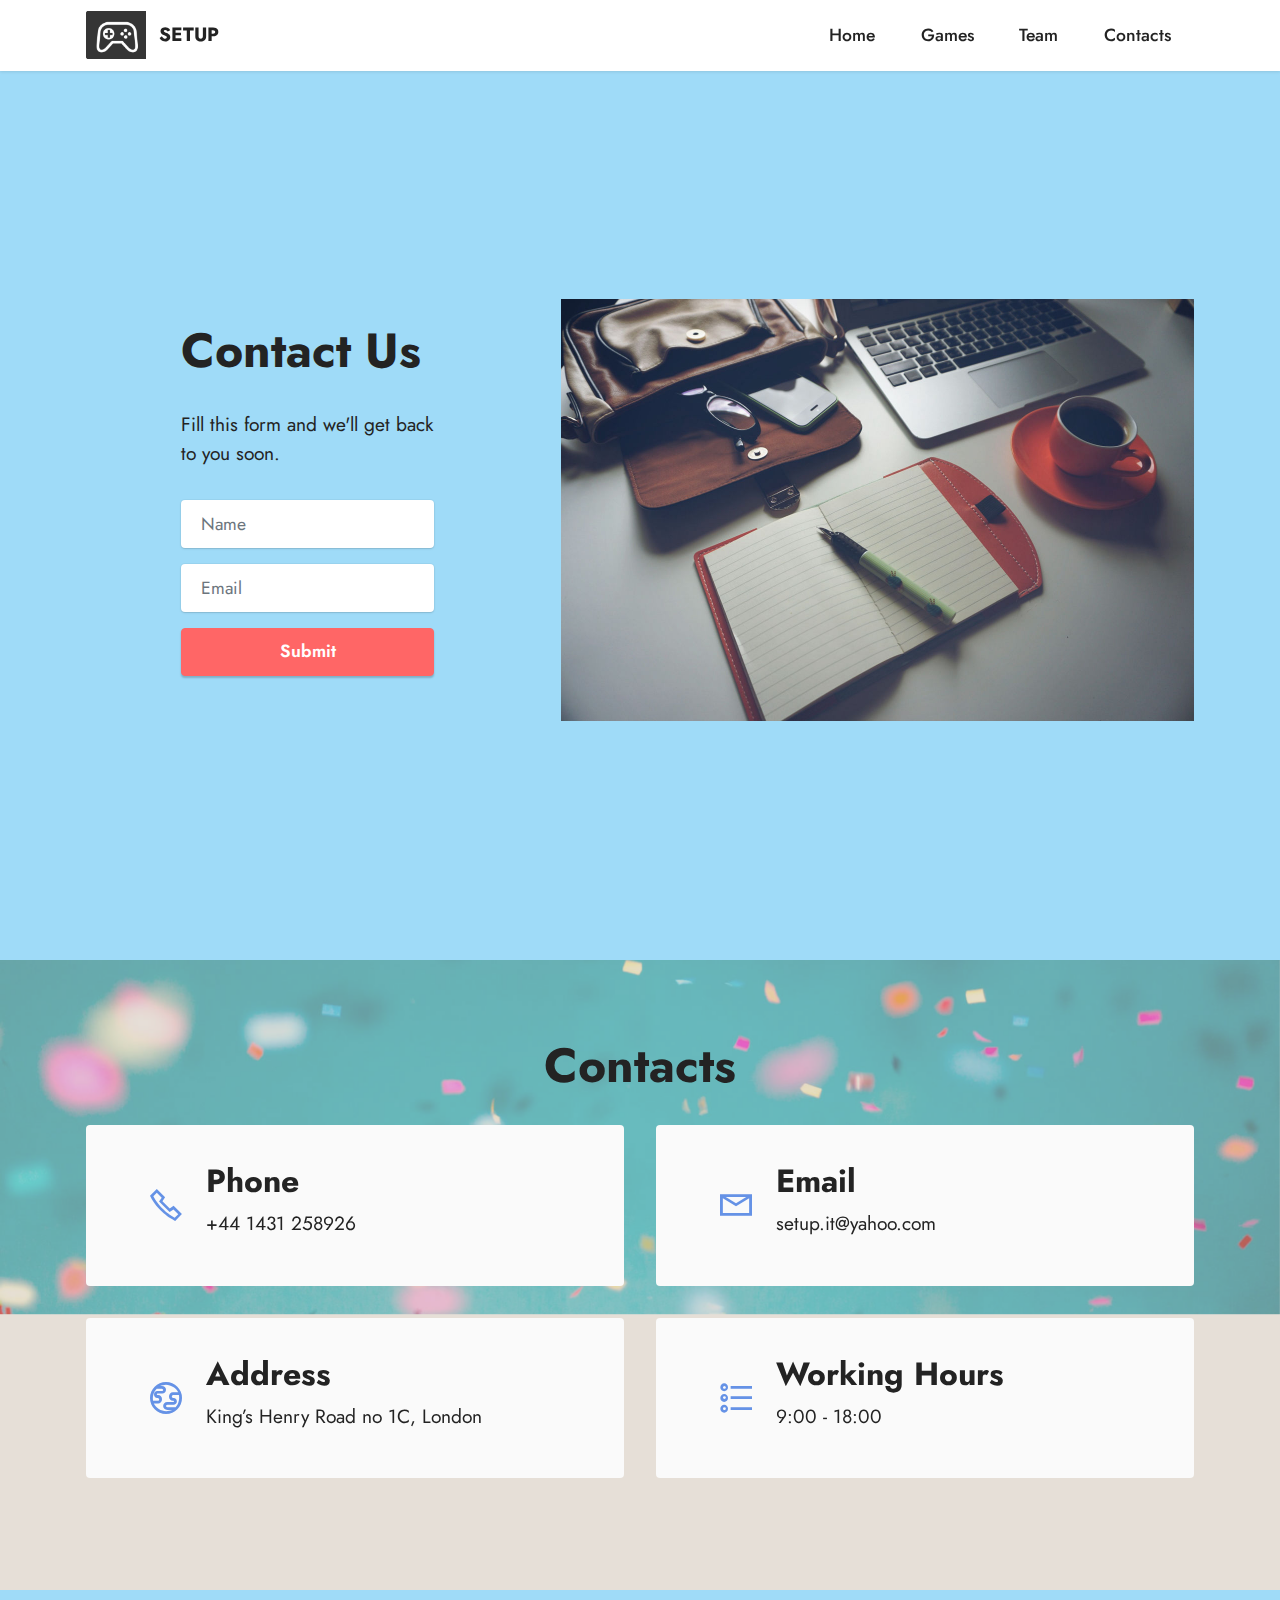
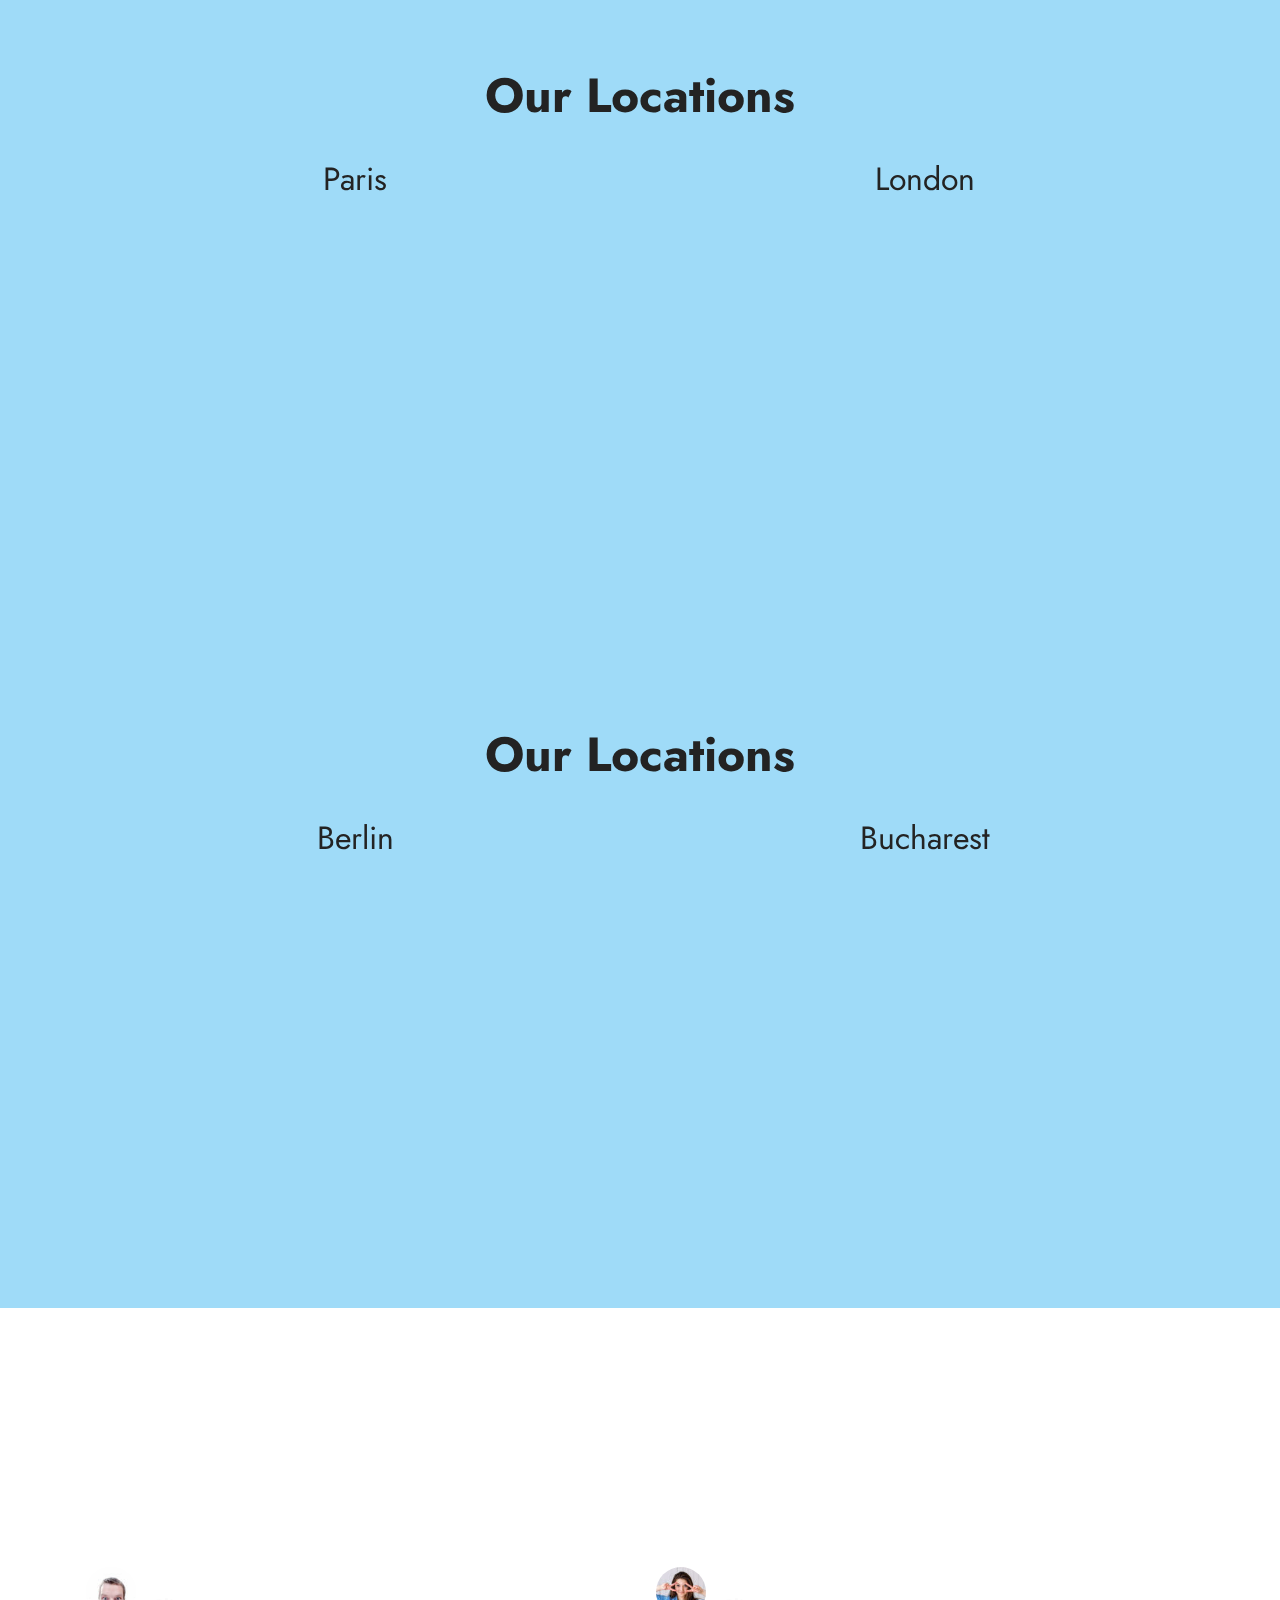
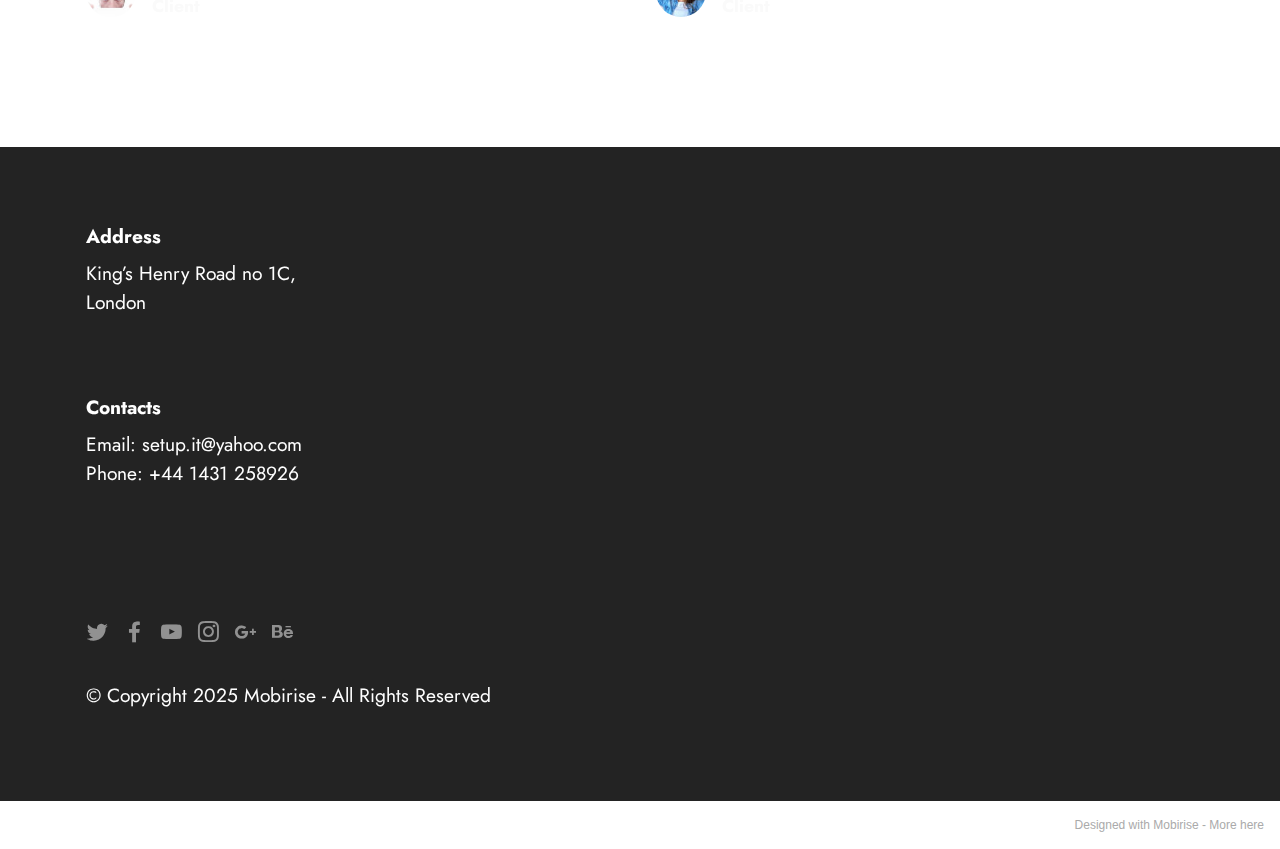
<file: Tema 4 Elw/page3.html>
<!DOCTYPE html>
<html  >
<head>
  <!-- Site made with Mobirise Website Builder v5.5.2, https://mobirise.com -->
  <meta charset="UTF-8">
  <meta http-equiv="X-UA-Compatible" content="IE=edge">
  <meta name="generator" content="Mobirise v5.5.2, mobirise.com">
  <meta name="viewport" content="width=device-width, initial-scale=1, minimum-scale=1">
  <link rel="shortcut icon" href="assets/images/gaming-96x77.png" type="image/x-icon">
  <meta name="description" content="">
  
  
  <title>Contacts</title>
  <link rel="stylesheet" href="assets/web/assets/mobirise-icons2/mobirise2.css">
  <link rel="stylesheet" href="assets/bootstrap/css/bootstrap.min.css">
  <link rel="stylesheet" href="assets/bootstrap/css/bootstrap-grid.min.css">
  <link rel="stylesheet" href="assets/bootstrap/css/bootstrap-reboot.min.css">
  <link rel="stylesheet" href="assets/parallax/jarallax.css">
  <link rel="stylesheet" href="assets/dropdown/css/style.css">
  <link rel="stylesheet" href="assets/socicon/css/styles.css">
  <link rel="stylesheet" href="assets/theme/css/style.css">
  <link rel="preload" href="https://fonts.googleapis.com/css?family=Jost:100,200,300,400,500,600,700,800,900,100i,200i,300i,400i,500i,600i,700i,800i,900i&display=swap" as="style" onload="this.onload=null;this.rel='stylesheet'">
  <noscript><link rel="stylesheet" href="https://fonts.googleapis.com/css?family=Jost:100,200,300,400,500,600,700,800,900,100i,200i,300i,400i,500i,600i,700i,800i,900i&display=swap"></noscript>
  <link rel="preload" as="style" href="assets/mobirise/css/mbr-additional.css"><link rel="stylesheet" href="assets/mobirise/css/mbr-additional.css" type="text/css">
  
  
  
  
</head>
<body>
  
  <section data-bs-version="5.1" class="menu menu2 cid-sUeg6VccGv" once="menu" id="menu2-s">
    
    <nav class="navbar navbar-dropdown navbar-fixed-top navbar-expand-lg">
        <div class="container">
            <div class="navbar-brand">
                <span class="navbar-logo">
                    <a href="https://mobiri.se">
                        <img src="assets/images/gaming-96x77.png" alt="Mobirise" style="height: 3rem;">
                    </a>
                </span>
                <span class="navbar-caption-wrap"><a class="navbar-caption text-black display-7" href="https://mobiri.se">SETUP</a></span>
            </div>
            <button class="navbar-toggler" type="button" data-toggle="collapse" data-bs-toggle="collapse" data-target="#navbarSupportedContent" data-bs-target="#navbarSupportedContent" aria-controls="navbarNavAltMarkup" aria-expanded="false" aria-label="Toggle navigation">
                <div class="hamburger">
                    <span></span>
                    <span></span>
                    <span></span>
                    <span></span>
                </div>
            </button>
            <div class="collapse navbar-collapse" id="navbarSupportedContent">
                <ul class="navbar-nav nav-dropdown nav-right" data-app-modern-menu="true"><li class="nav-item"><a class="nav-link link text-black text-primary display-4" href="index.html">Home</a></li><li class="nav-item"><a class="nav-link link text-black text-primary display-4" href="page2.html">Games</a></li>
                    <li class="nav-item"><a class="nav-link link text-black text-primary display-4" href="page1.html">Team</a></li>
                    <li class="nav-item"><a class="nav-link link text-black text-primary display-4" href="page3.html">Contacts</a>
                    </li></ul>
                
                
            </div>
        </div>
    </nav>
</section>

<section data-bs-version="5.1" class="form4 cid-sU850Uh11w mbr-fullscreen" id="form4-j">

    

    

    <div class="container">
        <div class="row content-wrapper justify-content-center">
            <div class="col-lg-3 offset-lg-1 mbr-form" data-form-type="formoid">
                <form action="https://mobirise.eu/" method="POST" class="mbr-form form-with-styler" data-form-title="Form Name"><input type="hidden" name="email" data-form-email="true" value="qzygUEc42mK44JQpV7qNkBc5BYvx20EcCoXpp6JJ3EhzHHJI09z9UEu8dyZksZwLZbF4puUxA4NrNpTkT33giU8npJ2qv26bDwv4zNUICrbjaFeG28xGemLGR3sRvqqz">
                    <div class="row">
                        <div hidden="hidden" data-form-alert="" class="alert alert-success col-12">Thanks for filling
                            out the form!</div>
                        <div hidden="hidden" data-form-alert-danger="" class="alert alert-danger col-12">Oops...! some
                            problem!</div>
                    </div>
                    <div class="dragArea row">
                        <div class="col-lg-12 col-md-12 col-sm-12">
                            <h1 class="mbr-section-title mb-4 display-2">
                                <strong>Contact Us</strong>
                            </h1>
                        </div>
                        <div class="col-lg-12 col-md-12 col-sm-12">
                            <p class="mbr-text mbr-fonts-style mb-4 display-7">
                                Fill this form and we'll get back to you soon.</p>
                        </div>
                        <div class="col-lg-12 col-md col-12 form-group mb-3" data-for="name">
                            <input type="text" name="name" placeholder="Name" data-form-field="name" class="form-control" value="" id="name-form4-j">
                        </div>
                        <div class="col-lg-12 col-md col-12 form-group mb-3" data-for="email">
                            <input type="email" name="email" placeholder="Email" data-form-field="email" class="form-control" value="" id="email-form4-j">
                        </div>
                        <div class="col-12 col-md-auto mbr-section-btn">
                            <button type="submit" class="btn btn-secondary display-4">Submit</button>
                        </div>
                    </div>
                </form>
            </div>
            <div class="col-lg-7 offset-lg-1 col-12">
                <div class="image-wrapper">
                    <img class="w-100" src="assets/images/laptop-1266x844.jpg" alt="Mobirise">
                </div>
            </div>
        </div>
    </div>
</section>

<section data-bs-version="5.1" class="contacts2 cid-sU84OQ2IKf mbr-parallax-background" id="contacts2-g">
    <!---->
    
    <div class="mbr-overlay" style="opacity: 0.5; background-color: rgb(206, 191, 175);">
    </div>
    <div class="container">
        <div class="mbr-section-head">
            <h3 class="mbr-section-title mbr-fonts-style align-center mb-0 display-2">
                <strong>Contacts</strong>
            </h3>
            
        </div>
        <div class="row justify-content-center mt-4">
            <div class="card col-12 col-md-6">
                <div class="card-wrapper">
                    <div class="image-wrapper">
                        <span class="mbr-iconfont mobi-mbri-phone mobi-mbri"></span>
                    </div>
                    <div class="text-wrapper">
                        <h6 class="card-title mbr-fonts-style mb-1 display-5">
                            <strong>Phone</strong>
                        </h6>
                        <p class="mbr-text mbr-fonts-style display-7">+44 1431 258926</p>
                    </div>
                </div>
            </div>
            <div class="card col-12 col-md-6">
                <div class="card-wrapper">
                    <div class="image-wrapper">
                        <span class="mbr-iconfont mobi-mbri-letter mobi-mbri"></span>
                    </div>
                    <div class="text-wrapper">
                        <h6 class="card-title mbr-fonts-style mb-1 display-5">
                            <strong>Email</strong>
                        </h6>
                        <p class="mbr-text mbr-fonts-style display-7">setup.it@yahoo.com</p>
                    </div>
                </div>
            </div>
            <div class="card col-12 col-md-6">
                <div class="card-wrapper">
                    <div class="image-wrapper">
                        <span class="mbr-iconfont mobi-mbri-globe mobi-mbri"></span>
                    </div>
                    <div class="text-wrapper">
                        <h6 class="card-title mbr-fonts-style mb-1 display-5">
                            <strong>Address</strong>
                        </h6>
                        <p class="mbr-text mbr-fonts-style display-7">King’s Henry Road no 1C, London</p>
                    </div>
                </div>
            </div>
            <div class="card col-12 col-md-6">
                <div class="card-wrapper">
                    <div class="image-wrapper">
                        <span class="mbr-iconfont mobi-mbri-bulleted-list mobi-mbri"></span>
                    </div>
                    <div class="text-wrapper">
                        <h6 class="card-title mbr-fonts-style mb-1 display-5">
                            <strong>Working Hours</strong>
                        </h6>
                        <p class="mbr-text mbr-fonts-style display-7">
                            9:00 - 18:00
                        </p>
                    </div>
                </div>
            </div>
        </div>
    </div>
</section>

<section data-bs-version="5.1" class="map3 cid-sU84QyHVZ2" id="map3-h">
    
    
    
    

    <div class="container">
        <div class="row">
            <div class="col-12">
                <h3 class="mbr-section-title mb-4 align-center mbr-fonts-style display-2"><strong>Our Locations</strong></h3>
            </div>
            <div class="col-12 col-lg-6">
                <h4 class="mbr-section-subtitle mb-3 align-center mbr-fonts-style display-5">Paris</h4>
                <div class="google-map"><iframe frameborder="0" style="border:0" src="https://www.google.com/maps/embed/v1/place?key=AIzaSyCZI5F_k6S1k46ujh0SNrapM89f7mJxd30&amp;q=360 5th Ave, New York, NY 10118" allowfullscreen=""></iframe></div>
            </div>
            <div class="col-12 col-lg-6">
                <h4 class="mbr-section-subtitle mb-3 mt-5 mt-lg-0 align-center mbr-fonts-style display-5">London</h4>
                <div class="google-map"><iframe frameborder="0" style="border:0" src="https://www.google.com/maps/embed/v1/place?key=AIzaSyCNveGQ9bfpKFwWzQLLftrR9hNiHwdqQG8&amp;q=4-5 Chicheley St, South Bank, London SE1 7P" allowfullscreen=""></iframe></div>
            </div>
        </div>
    </div>
</section>

<section data-bs-version="5.1" class="map3 cid-sU86ppB50a" id="map3-p">
    
    
    
    

    <div class="container">
        <div class="row">
            <div class="col-12">
                <h3 class="mbr-section-title mb-4 align-center mbr-fonts-style display-2"><strong>Our Locations</strong></h3>
            </div>
            <div class="col-12 col-lg-6">
                <h4 class="mbr-section-subtitle mb-3 align-center mbr-fonts-style display-5">Berlin</h4>
                <div class="google-map"><iframe frameborder="0" style="border:0" src="https://www.google.com/maps/embed/v1/place?key=AIzaSyCZI5F_k6S1k46ujh0SNrapM89f7mJxd30&amp;q=360 5th Ave, New York, NY 10118" allowfullscreen=""></iframe></div>
            </div>
            <div class="col-12 col-lg-6">
                <h4 class="mbr-section-subtitle mb-3 mt-5 mt-lg-0 align-center mbr-fonts-style display-5">Bucharest</h4>
                <div class="google-map"><iframe frameborder="0" style="border:0" src="https://www.google.com/maps/embed/v1/place?key=AIzaSyDk89J4FSunMF33ruMVWJaJht_Ro0kvoXs&amp;q=4-5 Chicheley St, South Bank, London SE1 7P" allowfullscreen=""></iframe></div>
            </div>
        </div>
    </div>
</section>

<section data-bs-version="5.1" class="testimonials2 cid-sU85zqSuN5 mbr-parallax-background" id="testimonials2-o">
    
    <div class="mbr-overlay" style="opacity: 0; background-color: rgb(255, 255, 255);">
    </div>
    <div class="container">
        <h3 class="mbr-section-title mbr-fonts-style align-center mb-4 display-2">
            <strong>Testimonials</strong>
        </h3>
        <div class="row justify-content-center">
            <div class="card col-12 col-md-6">
                <p class="mbr-text mbr-fonts-style mb-4 display-7">The games are amazing, I have been playing doggo dress up for the past few hours.</p>
                <div class="d-flex mb-md-0 mb-4">
                    <div class="image-wrapper">
                        <img src="assets/images/man12-100x66.jpg" alt="Mobirise">
                    </div>
                    <div class="text-wrapper">
                        <p class="name mbr-fonts-style mb-1 display-4"><strong>Charles Brown</strong></p>
                        <p class="position mbr-fonts-style display-4">
                            <strong>Client</strong>
                        </p>
                    </div>
                </div>
            </div>
            <div class="card col-12 col-md-6">
                <p class="mbr-text mbr-fonts-style mb-4 display-7">I love the game Fantasy world. The storyline is awesome and the I love the characters</p>
                <div class="d-flex mb-md-0 mb-4">
                    <div class="image-wrapper">
                        <img src="assets/images/woman10-100x67.jpg" alt="Mobirise">
                    </div>
                    <div class="text-wrapper">
                        <p class="name mbr-fonts-style mb-1 display-4"><strong>Juliet Waren</strong></p>
                        <p class="position mbr-fonts-style display-4">
                            <strong>Client</strong>
                        </p>
                    </div>
                </div>
            </div>
        </div>
    </div>
</section>

<section data-bs-version="5.1" class="footer6 cid-sUpu6nIqbj" once="footers" id="footer6-u">

    

    

    <div class="container">
        <div class="row content mbr-white">
            <div class="col-12 col-md-3 mbr-fonts-style display-7">
                <h5 class="mbr-section-subtitle mbr-fonts-style mb-2 display-7">
                    <strong>Address</strong>
                </h5>
                <p class="mbr-text mbr-fonts-style display-7">King’s Henry Road no 1C,&nbsp;<br>London</p> <br>
                <h5 class="mbr-section-subtitle mbr-fonts-style mb-2 mt-4 display-7">
                    <strong>Contacts</strong>
                </h5>
                <p class="mbr-text mbr-fonts-style mb-4 display-7">
                    Email:&nbsp;setup.it@yahoo.com<br>
                    Phone:&nbsp;+44 1431 258926<br></p>
            </div>
            <div class="col-12 col-md-3 mbr-fonts-style display-7">
                <h5 class="mbr-section-subtitle mbr-fonts-style mb-2 display-7"></h5>
                <ul class="list mbr-fonts-style mb-4 display-4"></ul>
                <h5 class="mbr-section-subtitle mbr-fonts-style mb-2 mt-5 display-7"></h5>
                <p class="mbr-text mbr-fonts-style mb-4 display-7"></p>
            </div>
            <div class="col-12 col-md-6">
                <div class="google-map"><iframe frameborder="0" style="border:0" src="https://www.google.com/maps/embed/v1/place?key=AIzaSyCNveGQ9bfpKFwWzQLLftrR9hNiHwdqQG8&amp;q=350 5th Ave, New York, NY 10118" allowfullscreen=""></iframe></div>
            </div>
            <div class="col-md-6">
                <div class="social-list align-left">
                    <div class="soc-item">
                        <a href="https://twitter.com/?lang=ro" target="_blank">
                            <span class="mbr-iconfont mbr-iconfont-social socicon-twitter socicon"></span>
                        </a>
                    </div>
                    <div class="soc-item">
                        <a href="https://www.facebook.com/" target="_blank">
                            <span class="mbr-iconfont mbr-iconfont-social socicon-facebook socicon"></span>
                        </a>
                    </div>
                    <div class="soc-item">
                        <a href="https://www.youtube.com/watch?v=dQw4w9WgXcQ" target="_blank">
                            <span class="mbr-iconfont mbr-iconfont-social socicon-youtube socicon"></span>
                        </a>
                    </div>
                    <div class="soc-item">
                        <a href="https://www.instagram.com/" target="_blank">
                            <span class="mbr-iconfont mbr-iconfont-social socicon-instagram socicon"></span>
                        </a>
                    </div>
                    <div class="soc-item">
                        <a href="https://support.google.com/answer/2451065?hl=en" target="_blank">
                            <span class="mbr-iconfont mbr-iconfont-social socicon-googleplus socicon"></span>
                        </a>
                    </div>
                    <div class="soc-item">
                        <a href="https://www.behance.net/" target="_blank">
                            <span class="mbr-iconfont mbr-iconfont-social socicon-behance socicon"></span>
                        </a>
                    </div>
                </div>
            </div>
        </div>
        <div class="footer-lower">
            <div class="media-container-row">
                <div class="col-sm-12">
                    <hr>
                </div>
            </div>
            <div class="col-sm-12 copyright pl-0">
                <p class="mbr-text mbr-fonts-style mbr-white display-7">
                    © Copyright 2025 Mobirise - All Rights Reserved
                </p>
            </div>
        </div>
    </div>
</section><section style="background-color: #fff; font-family: -apple-system, BlinkMacSystemFont, 'Segoe UI', 'Roboto', 'Helvetica Neue', Arial, sans-serif; color:#aaa; font-size:12px; padding: 0; align-items: center; display: flex;"><a href="https://mobirise.site/d" style="flex: 1 1; height: 3rem; padding-left: 1rem;"></a><p style="flex: 0 0 auto; margin:0; padding-right:1rem;">Designed with Mobirise - <a href="https://mobirise.site/l" style="color:#aaa;">More here</a></p></section><script src="assets/bootstrap/js/bootstrap.bundle.min.js"></script>  <script src="assets/parallax/jarallax.js"></script>  <script src="assets/smoothscroll/smooth-scroll.js"></script>  <script src="assets/ytplayer/index.js"></script>  <script src="assets/dropdown/js/navbar-dropdown.js"></script>  <script src="assets/theme/js/script.js"></script>  <script src="assets/formoid/formoid.min.js"></script>  
  
  
</body>
</html>
</file>
<file: Tema 4 Elw/assets/dropdown/css/style.css>
.navbar-dropdown {
  left: 0;
  padding: 0;
  position: absolute;
  right: 0;
  top: 0;
  transition: all 0.45s ease;
  z-index: 1030;
  background: #282828; }
  .navbar-dropdown .navbar-logo {
    margin-right: 0.8rem;
    transition: margin 0.3s ease-in-out;
    vertical-align: middle; }
    .navbar-dropdown .navbar-logo img {
      height: 3.125rem;
      transition: all 0.3s ease-in-out; }
    .navbar-dropdown .navbar-logo.mbr-iconfont {
      font-size: 3.125rem;
      line-height: 3.125rem; }
  .navbar-dropdown .navbar-caption {
    font-weight: 700;
    white-space: normal;
    vertical-align: -4px;
    line-height: 3.125rem !important; }
    .navbar-dropdown .navbar-caption, .navbar-dropdown .navbar-caption:hover {
      color: inherit;
      text-decoration: none; }
  .navbar-dropdown .mbr-iconfont + .navbar-caption {
    vertical-align: -1px; }
  .navbar-dropdown.navbar-fixed-top {
    position: fixed; }
  .navbar-dropdown .navbar-brand span {
    vertical-align: -4px; }
  .navbar-dropdown.bg-color.transparent {
    background: none; }
  .navbar-dropdown.navbar-short .navbar-brand {
    padding: 0.625rem 0; }
    .navbar-dropdown.navbar-short .navbar-brand span {
      vertical-align: -1px; }
  .navbar-dropdown.navbar-short .navbar-caption {
    line-height: 2.375rem !important;
    vertical-align: -2px; }
  .navbar-dropdown.navbar-short .navbar-logo {
    margin-right: 0.5rem; }
    .navbar-dropdown.navbar-short .navbar-logo img {
      height: 2.375rem; }
    .navbar-dropdown.navbar-short .navbar-logo.mbr-iconfont {
      font-size: 2.375rem;
      line-height: 2.375rem; }
  .navbar-dropdown.navbar-short .mbr-table-cell {
    height: 3.625rem; }
  .navbar-dropdown .navbar-close {
    left: 0.6875rem;
    position: fixed;
    top: 0.75rem;
    z-index: 1000; }
  .navbar-dropdown .hamburger-icon {
    content: "";
    display: inline-block;
    vertical-align: middle;
    width: 16px;
    -webkit-box-shadow: 0 -6px 0 1px #282828,0 0 0 1px #282828,0 6px 0 1px #282828;
    -moz-box-shadow: 0 -6px 0 1px #282828,0 0 0 1px #282828,0 6px 0 1px #282828;
    box-shadow: 0 -6px 0 1px #282828,0 0 0 1px #282828,0 6px 0 1px #282828; }

.dropdown-menu .dropdown-toggle[data-toggle="dropdown-submenu"]::after {
  border-bottom: 0.35em solid transparent;
  border-left: 0.35em solid;
  border-right: 0;
  border-top: 0.35em solid transparent;
  margin-left: 0.3rem; }

.dropdown-menu .dropdown-item:focus {
  outline: 0; }

.nav-dropdown {
  font-size: 0.75rem;
  font-weight: 500;
  height: auto !important; }
  .nav-dropdown .nav-btn {
    padding-left: 1rem; }
  .nav-dropdown .link {
    margin: .667em 1.667em;
    font-weight: 500;
    padding: 0;
    transition: color .2s ease-in-out; }
    .nav-dropdown .link.dropdown-toggle {
      margin-right: 2.583em; }
      .nav-dropdown .link.dropdown-toggle::after {
        margin-left: .25rem;
        border-top: 0.35em solid;
        border-right: 0.35em solid transparent;
        border-left: 0.35em solid transparent;
        border-bottom: 0; }
      .nav-dropdown .link.dropdown-toggle[aria-expanded="true"] {
        margin: 0;
        padding: 0.667em 3.263em  0.667em 1.667em; }
  .nav-dropdown .link::after,
  .nav-dropdown .dropdown-item::after {
    color: inherit; }
  .nav-dropdown .btn {
    font-size: 0.75rem;
    font-weight: 700;
    letter-spacing: 0;
    margin-bottom: 0;
    padding-left: 1.25rem;
    padding-right: 1.25rem; }
  .nav-dropdown .dropdown-menu {
    border-radius: 0;
    border: 0;
    left: 0;
    margin: 0;
    padding-bottom: 1.25rem;
    padding-top: 1.25rem;
    position: relative; }
  .nav-dropdown .dropdown-submenu {
    margin-left: 0.125rem;
    top: 0; }
  .nav-dropdown .dropdown-item {
    font-weight: 500;
    line-height: 2;
    padding: 0.3846em 4.615em 0.3846em 1.5385em;
    position: relative;
    transition: color .2s ease-in-out, background-color .2s ease-in-out; }
    .nav-dropdown .dropdown-item::after {
      margin-top: -0.3077em;
      position: absolute;
      right: 1.1538em;
      top: 50%; }
    .nav-dropdown .dropdown-item:focus, .nav-dropdown .dropdown-item:hover {
      background: none; }

@media (max-width: 767px) {
  .nav-dropdown.navbar-toggleable-sm {
    bottom: 0;
    display: none;
    left: 0;
    overflow-x: hidden;
    position: fixed;
    top: 0;
    transform: translateX(-100%);
    -ms-transform: translateX(-100%);
    -webkit-transform: translateX(-100%);
    width: 18.75rem;
    z-index: 999; } }
.nav-dropdown.navbar-toggleable-xl {
  bottom: 0;
  display: none;
  left: 0;
  overflow-x: hidden;
  position: fixed;
  top: 0;
  transform: translateX(-100%);
  -ms-transform: translateX(-100%);
  -webkit-transform: translateX(-100%);
  width: 18.75rem;
  z-index: 999; }

.nav-dropdown-sm {
  display: block !important;
  overflow-x: hidden;
  overflow: auto;
  padding-top: 3.875rem; }
  .nav-dropdown-sm::after {
    content: "";
    display: block;
    height: 3rem;
    width: 100%; }
  .nav-dropdown-sm.collapse.in ~ .navbar-close {
    display: block !important; }
  .nav-dropdown-sm.collapsing, .nav-dropdown-sm.collapse.in {
    transform: translateX(0);
    -ms-transform: translateX(0);
    -webkit-transform: translateX(0);
    transition: all 0.25s ease-out;
    -webkit-transition: all 0.25s ease-out;
    background: #282828; }
  .nav-dropdown-sm.collapsing[aria-expanded="false"] {
    transform: translateX(-100%);
    -ms-transform: translateX(-100%);
    -webkit-transform: translateX(-100%); }
  .nav-dropdown-sm .nav-item {
    display: block;
    margin-left: 0 !important;
    padding-left: 0; }
  .nav-dropdown-sm .link,
  .nav-dropdown-sm .dropdown-item {
    border-top: 1px dotted rgba(255, 255, 255, 0.1);
    font-size: 0.8125rem;
    line-height: 1.6;
    margin: 0 !important;
    padding: 0.875rem 2.4rem 0.875rem 1.5625rem !important;
    position: relative;
    white-space: normal; }
    .nav-dropdown-sm .link:focus, .nav-dropdown-sm .link:hover,
    .nav-dropdown-sm .dropdown-item:focus,
    .nav-dropdown-sm .dropdown-item:hover {
      background: rgba(0, 0, 0, 0.2) !important;
      color: #c0a375; }
  .nav-dropdown-sm .nav-btn {
    position: relative;
    padding: 1.5625rem 1.5625rem 0 1.5625rem; }
    .nav-dropdown-sm .nav-btn::before {
      border-top: 1px dotted rgba(255, 255, 255, 0.1);
      content: "";
      left: 0;
      position: absolute;
      top: 0;
      width: 100%; }
    .nav-dropdown-sm .nav-btn + .nav-btn {
      padding-top: 0.625rem; }
      .nav-dropdown-sm .nav-btn + .nav-btn::before {
        display: none; }
  .nav-dropdown-sm .btn {
    padding: 0.625rem 0; }
  .nav-dropdown-sm .dropdown-toggle[data-toggle="dropdown-submenu"]::after {
    margin-left: .25rem;
    border-top: 0.35em solid;
    border-right: 0.35em solid transparent;
    border-left: 0.35em solid transparent;
    border-bottom: 0; }
  .nav-dropdown-sm .dropdown-toggle[data-toggle="dropdown-submenu"][aria-expanded="true"]::after {
    border-top: 0;
    border-right: 0.35em solid transparent;
    border-left: 0.35em solid transparent;
    border-bottom: 0.35em solid; }
  .nav-dropdown-sm .dropdown-menu {
    margin: 0;
    padding: 0;
    position: relative;
    top: 0;
    left: 0;
    width: 100%;
    border: 0;
    float: none;
    border-radius: 0;
    background: none; }
  .nav-dropdown-sm .dropdown-submenu {
    left: 100%;
    margin-left: 0.125rem;
    margin-top: -1.25rem;
    top: 0; }

.navbar-toggleable-sm .nav-dropdown .dropdown-menu {
  position: absolute; }

.navbar-toggleable-sm .nav-dropdown .dropdown-submenu {
  left: 100%;
  margin-left: 0.125rem;
  margin-top: -1.25rem;
  top: 0; }

.navbar-toggleable-sm.opened .nav-dropdown .dropdown-menu {
  position: relative; }

.navbar-toggleable-sm.opened .nav-dropdown .dropdown-submenu {
  left: 0;
  margin-left: 00rem;
  margin-top: 0rem;
  top: 0; }

.is-builder .nav-dropdown.collapsing {
  transition: none !important; }
</file>
<file: Tema 4 Elw/assets/socicon/css/styles.css>
@charset "UTF-8";

@font-face {
  font-family: 'Socicon';
  src:  url('../fonts/socicon.eot');
  src:  url('../fonts/socicon.eot?#iefix') format('embedded-opentype'),
    url('../fonts/socicon.woff2') format('woff2'),
    url('../fonts/socicon.ttf') format('truetype'),
    url('../fonts/socicon.woff') format('woff'),
    url('../fonts/socicon.svg#socicon') format('svg');
  font-weight: normal;
  font-style: normal;
  font-display: swap;
}

[data-icon]:before {
  font-family: "socicon" !important;
  content: attr(data-icon);
  font-style: normal !important;
  font-weight: normal !important;
  font-variant: normal !important;
  text-transform: none !important;
  speak: none;
  line-height: 1;
  -webkit-font-smoothing: antialiased;
  -moz-osx-font-smoothing: grayscale;
}

[class^="socicon-"], [class*=" socicon-"] {
  /* use !important to prevent issues with browser extensions that change fonts */
  font-family: 'Socicon' !important;
  speak: none;
  font-style: normal;
  font-weight: normal;
  font-variant: normal;
  text-transform: none;
  line-height: 1;

  /* Better Font Rendering =========== */
  -webkit-font-smoothing: antialiased;
  -moz-osx-font-smoothing: grayscale;
}

.socicon-eitaa:before {
  content: "\e97c";
}
.socicon-soroush:before {
  content: "\e97d";
}
.socicon-bale:before {
  content: "\e97e";
}
.socicon-zazzle:before {
  content: "\e97b";
}
.socicon-society6:before {
  content: "\e97a";
}
.socicon-redbubble:before {
  content: "\e979";
}
.socicon-avvo:before {
  content: "\e978";
}
.socicon-stitcher:before {
  content: "\e977";
}
.socicon-googlehangouts:before {
  content: "\e974";
}
.socicon-dlive:before {
  content: "\e975";
}
.socicon-vsco:before {
  content: "\e976";
}
.socicon-flipboard:before {
  content: "\e973";
}
.socicon-ubuntu:before {
  content: "\e958";
}
.socicon-artstation:before {
  content: "\e959";
}
.socicon-invision:before {
  content: "\e95a";
}
.socicon-torial:before {
  content: "\e95b";
}
.socicon-collectorz:before {
  content: "\e95c";
}
.socicon-seenthis:before {
  content: "\e95d";
}
.socicon-googleplaymusic:before {
  content: "\e95e";
}
.socicon-debian:before {
  content: "\e95f";
}
.socicon-filmfreeway:before {
  content: "\e960";
}
.socicon-gnome:before {
  content: "\e961";
}
.socicon-itchio:before {
  content: "\e962";
}
.socicon-jamendo:before {
  content: "\e963";
}
.socicon-mix:before {
  content: "\e964";
}
.socicon-sharepoint:before {
  content: "\e965";
}
.socicon-tinder:before {
  content: "\e966";
}
.socicon-windguru:before {
  content: "\e967";
}
.socicon-cdbaby:before {
  content: "\e968";
}
.socicon-elementaryos:before {
  content: "\e969";
}
.socicon-stage32:before {
  content: "\e96a";
}
.socicon-tiktok:before {
  content: "\e96b";
}
.socicon-gitter:before {
  content: "\e96c";
}
.socicon-letterboxd:before {
  content: "\e96d";
}
.socicon-threema:before {
  content: "\e96e";
}
.socicon-splice:before {
  content: "\e96f";
}
.socicon-metapop:before {
  content: "\e970";
}
.socicon-naver:before {
  content: "\e971";
}
.socicon-remote:before {
  content: "\e972";
}
.socicon-internet:before {
  content: "\e957";
}
.socicon-moddb:before {
  content: "\e94b";
}
.socicon-indiedb:before {
  content: "\e94c";
}
.socicon-traxsource:before {
  content: "\e94d";
}
.socicon-gamefor:before {
  content: "\e94e";
}
.socicon-pixiv:before {
  content: "\e94f";
}
.socicon-myanimelist:before {
  content: "\e950";
}
.socicon-blackberry:before {
  content: "\e951";
}
.socicon-wickr:before {
  content: "\e952";
}
.socicon-spip:before {
  content: "\e953";
}
.socicon-napster:before {
  content: "\e954";
}
.socicon-beatport:before {
  content: "\e955";
}
.socicon-hackerone:before {
  content: "\e956";
}
.socicon-hackernews:before {
  content: "\e946";
}
.socicon-smashwords:before {
  content: "\e947";
}
.socicon-kobo:before {
  content: "\e948";
}
.socicon-bookbub:before {
  content: "\e949";
}
.socicon-mailru:before {
  content: "\e94a";
}
.socicon-gitlab:before {
  content: "\e945";
}
.socicon-instructables:before {
  content: "\e944";
}
.socicon-portfolio:before {
  content: "\e943";
}
.socicon-codered:before {
  content: "\e940";
}
.socicon-origin:before {
  content: "\e941";
}
.socicon-nextdoor:before {
  content: "\e942";
}
.socicon-udemy:before {
  content: "\e93f";
}
.socicon-livemaster:before {
  content: "\e93e";
}
.socicon-crunchbase:before {
  content: "\e93b";
}
.socicon-homefy:before {
  content: "\e93c";
}
.socicon-calendly:before {
  content: "\e93d";
}
.socicon-realtor:before {
  content: "\e90f";
}
.socicon-tidal:before {
  content: "\e910";
}
.socicon-qobuz:before {
  content: "\e911";
}
.socicon-natgeo:before {
  content: "\e912";
}
.socicon-mastodon:before {
  content: "\e913";
}
.socicon-unsplash:before {
  content: "\e914";
}
.socicon-homeadvisor:before {
  content: "\e915";
}
.socicon-angieslist:before {
  content: "\e916";
}
.socicon-codepen:before {
  content: "\e917";
}
.socicon-slack:before {
  content: "\e918";
}
.socicon-openaigym:before {
  content: "\e919";
}
.socicon-logmein:before {
  content: "\e91a";
}
.socicon-fiverr:before {
  content: "\e91b";
}
.socicon-gotomeeting:before {
  content: "\e91c";
}
.socicon-aliexpress:before {
  content: "\e91d";
}
.socicon-guru:before {
  content: "\e91e";
}
.socicon-appstore:before {
  content: "\e91f";
}
.socicon-homes:before {
  content: "\e920";
}
.socicon-zoom:before {
  content: "\e921";
}
.socicon-alibaba:before {
  content: "\e922";
}
.socicon-craigslist:before {
  content: "\e923";
}
.socicon-wix:before {
  content: "\e924";
}
.socicon-redfin:before {
  content: "\e925";
}
.socicon-googlecalendar:before {
  content: "\e926";
}
.socicon-shopify:before {
  content: "\e927";
}
.socicon-freelancer:before {
  content: "\e928";
}
.socicon-seedrs:before {
  content: "\e929";
}
.socicon-bing:before {
  content: "\e92a";
}
.socicon-doodle:before {
  content: "\e92b";
}
.socicon-bonanza:before {
  content: "\e92c";
}
.socicon-squarespace:before {
  content: "\e92d";
}
.socicon-toptal:before {
  content: "\e92e";
}
.socicon-gust:before {
  content: "\e92f";
}
.socicon-ask:before {
  content: "\e930";
}
.socicon-trulia:before {
  content: "\e931";
}
.socicon-loomly:before {
  content: "\e932";
}
.socicon-ghost:before {
  content: "\e933";
}
.socicon-upwork:before {
  content: "\e934";
}
.socicon-fundable:before {
  content: "\e935";
}
.socicon-booking:before {
  content: "\e936";
}
.socicon-googlemaps:before {
  content: "\e937";
}
.socicon-zillow:before {
  content: "\e938";
}
.socicon-niconico:before {
  content: "\e939";
}
.socicon-toneden:before {
  content: "\e93a";
}
.socicon-augment:before {
  content: "\e908";
}
.socicon-bitbucket:before {
  content: "\e909";
}
.socicon-fyuse:before {
  content: "\e90a";
}
.socicon-yt-gaming:before {
  content: "\e90b";
}
.socicon-sketchfab:before {
  content: "\e90c";
}
.socicon-mobcrush:before {
  content: "\e90d";
}
.socicon-microsoft:before {
  content: "\e90e";
}
.socicon-pandora:before {
  content: "\e907";
}
.socicon-messenger:before {
  content: "\e906";
}
.socicon-gamewisp:before {
  content: "\e905";
}
.socicon-bloglovin:before {
  content: "\e904";
}
.socicon-tunein:before {
  content: "\e903";
}
.socicon-gamejolt:before {
  content: "\e901";
}
.socicon-trello:before {
  content: "\e902";
}
.socicon-spreadshirt:before {
  content: "\e900";
}
.socicon-500px:before {
  content: "\e000";
}
.socicon-8tracks:before {
  content: "\e001";
}
.socicon-airbnb:before {
  content: "\e002";
}
.socicon-alliance:before {
  content: "\e003";
}
.socicon-amazon:before {
  content: "\e004";
}
.socicon-amplement:before {
  content: "\e005";
}
.socicon-android:before {
  content: "\e006";
}
.socicon-angellist:before {
  content: "\e007";
}
.socicon-apple:before {
  content: "\e008";
}
.socicon-appnet:before {
  content: "\e009";
}
.socicon-baidu:before {
  content: "\e00a";
}
.socicon-bandcamp:before {
  content: "\e00b";
}
.socicon-battlenet:before {
  content: "\e00c";
}
.socicon-mixer:before {
  content: "\e00d";
}
.socicon-bebee:before {
  content: "\e00e";
}
.socicon-bebo:before {
  content: "\e00f";
}
.socicon-behance:before {
  content: "\e010";
}
.socicon-blizzard:before {
  content: "\e011";
}
.socicon-blogger:before {
  content: "\e012";
}
.socicon-buffer:before {
  content: "\e013";
}
.socicon-chrome:before {
  content: "\e014";
}
.socicon-coderwall:before {
  content: "\e015";
}
.socicon-curse:before {
  content: "\e016";
}
.socicon-dailymotion:before {
  content: "\e017";
}
.socicon-deezer:before {
  content: "\e018";
}
.socicon-delicious:before {
  content: "\e019";
}
.socicon-deviantart:before {
  content: "\e01a";
}
.socicon-diablo:before {
  content: "\e01b";
}
.socicon-digg:before {
  content: "\e01c";
}
.socicon-discord:before {
  content: "\e01d";
}
.socicon-disqus:before {
  content: "\e01e";
}
.socicon-douban:before {
  content: "\e01f";
}
.socicon-draugiem:before {
  content: "\e020";
}
.socicon-dribbble:before {
  content: "\e021";
}
.socicon-drupal:before {
  content: "\e022";
}
.socicon-ebay:before {
  content: "\e023";
}
.socicon-ello:before {
  content: "\e024";
}
.socicon-endomodo:before {
  content: "\e025";
}
.socicon-envato:before {
  content: "\e026";
}
.socicon-etsy:before {
  content: "\e027";
}
.socicon-facebook:before {
  content: "\e028";
}
.socicon-feedburner:before {
  content: "\e029";
}
.socicon-filmweb:before {
  content: "\e02a";
}
.socicon-firefox:before {
  content: "\e02b";
}
.socicon-flattr:before {
  content: "\e02c";
}
.socicon-flickr:before {
  content: "\e02d";
}
.socicon-formulr:before {
  content: "\e02e";
}
.socicon-forrst:before {
  content: "\e02f";
}
.socicon-foursquare:before {
  content: "\e030";
}
.socicon-friendfeed:before {
  content: "\e031";
}
.socicon-github:before {
  content: "\e032";
}
.socicon-goodreads:before {
  content: "\e033";
}
.socicon-google:before {
  content: "\e034";
}
.socicon-googlescholar:before {
  content: "\e035";
}
.socicon-googlegroups:before {
  content: "\e036";
}
.socicon-googlephotos:before {
  content: "\e037";
}
.socicon-googleplus:before {
  content: "\e038";
}
.socicon-grooveshark:before {
  content: "\e039";
}
.socicon-hackerrank:before {
  content: "\e03a";
}
.socicon-hearthstone:before {
  content: "\e03b";
}
.socicon-hellocoton:before {
  content: "\e03c";
}
.socicon-heroes:before {
  content: "\e03d";
}
.socicon-smashcast:before {
  content: "\e03e";
}
.socicon-horde:before {
  content: "\e03f";
}
.socicon-houzz:before {
  content: "\e040";
}
.socicon-icq:before {
  content: "\e041";
}
.socicon-identica:before {
  content: "\e042";
}
.socicon-imdb:before {
  content: "\e043";
}
.socicon-instagram:before {
  content: "\e044";
}
.socicon-issuu:before {
  content: "\e045";
}
.socicon-istock:before {
  content: "\e046";
}
.socicon-itunes:before {
  content: "\e047";
}
.socicon-keybase:before {
  content: "\e048";
}
.socicon-lanyrd:before {
  content: "\e049";
}
.socicon-lastfm:before {
  content: "\e04a";
}
.socicon-line:before {
  content: "\e04b";
}
.socicon-linkedin:before {
  content: "\e04c";
}
.socicon-livejournal:before {
  content: "\e04d";
}
.socicon-lyft:before {
  content: "\e04e";
}
.socicon-macos:before {
  content: "\e04f";
}
.socicon-mail:before {
  content: "\e050";
}
.socicon-medium:before {
  content: "\e051";
}
.socicon-meetup:before {
  content: "\e052";
}
.socicon-mixcloud:before {
  content: "\e053";
}
.socicon-modelmayhem:before {
  content: "\e054";
}
.socicon-mumble:before {
  content: "\e055";
}
.socicon-myspace:before {
  content: "\e056";
}
.socicon-newsvine:before {
  content: "\e057";
}
.socicon-nintendo:before {
  content: "\e058";
}
.socicon-npm:before {
  content: "\e059";
}
.socicon-odnoklassniki:before {
  content: "\e05a";
}
.socicon-openid:before {
  content: "\e05b";
}
.socicon-opera:before {
  content: "\e05c";
}
.socicon-outlook:before {
  content: "\e05d";
}
.socicon-overwatch:before {
  content: "\e05e";
}
.socicon-patreon:before {
  content: "\e05f";
}
.socicon-paypal:before {
  content: "\e060";
}
.socicon-periscope:before {
  content: "\e061";
}
.socicon-persona:before {
  content: "\e062";
}
.socicon-pinterest:before {
  content: "\e063";
}
.socicon-play:before {
  content: "\e064";
}
.socicon-player:before {
  content: "\e065";
}
.socicon-playstation:before {
  content: "\e066";
}
.socicon-pocket:before {
  content: "\e067";
}
.socicon-qq:before {
  content: "\e068";
}
.socicon-quora:before {
  content: "\e069";
}
.socicon-raidcall:before {
  content: "\e06a";
}
.socicon-ravelry:before {
  content: "\e06b";
}
.socicon-reddit:before {
  content: "\e06c";
}
.socicon-renren:before {
  content: "\e06d";
}
.socicon-researchgate:before {
  content: "\e06e";
}
.socicon-residentadvisor:before {
  content: "\e06f";
}
.socicon-reverbnation:before {
  content: "\e070";
}
.socicon-rss:before {
  content: "\e071";
}
.socicon-sharethis:before {
  content: "\e072";
}
.socicon-skype:before {
  content: "\e073";
}
.socicon-slideshare:before {
  content: "\e074";
}
.socicon-smugmug:before {
  content: "\e075";
}
.socicon-snapchat:before {
  content: "\e076";
}
.socicon-songkick:before {
  content: "\e077";
}
.socicon-soundcloud:before {
  content: "\e078";
}
.socicon-spotify:before {
  content: "\e079";
}
.socicon-stackexchange:before {
  content: "\e07a";
}
.socicon-stackoverflow:before {
  content: "\e07b";
}
.socicon-starcraft:before {
  content: "\e07c";
}
.socicon-stayfriends:before {
  content: "\e07d";
}
.socicon-steam:before {
  content: "\e07e";
}
.socicon-storehouse:before {
  content: "\e07f";
}
.socicon-strava:before {
  content: "\e080";
}
.socicon-streamjar:before {
  content: "\e081";
}
.socicon-stumbleupon:before {
  content: "\e082";
}
.socicon-swarm:before {
  content: "\e083";
}
.socicon-teamspeak:before {
  content: "\e084";
}
.socicon-teamviewer:before {
  content: "\e085";
}
.socicon-technorati:before {
  content: "\e086";
}
.socicon-telegram:before {
  content: "\e087";
}
.socicon-tripadvisor:before {
  content: "\e088";
}
.socicon-tripit:before {
  content: "\e089";
}
.socicon-triplej:before {
  content: "\e08a";
}
.socicon-tumblr:before {
  content: "\e08b";
}
.socicon-twitch:before {
  content: "\e08c";
}
.socicon-twitter:before {
  content: "\e08d";
}
.socicon-uber:before {
  content: "\e08e";
}
.socicon-ventrilo:before {
  content: "\e08f";
}
.socicon-viadeo:before {
  content: "\e090";
}
.socicon-viber:before {
  content: "\e091";
}
.socicon-viewbug:before {
  content: "\e092";
}
.socicon-vimeo:before {
  content: "\e093";
}
.socicon-vine:before {
  content: "\e094";
}
.socicon-vkontakte:before {
  content: "\e095";
}
.socicon-warcraft:before {
  content: "\e096";
}
.socicon-wechat:before {
  content: "\e097";
}
.socicon-weibo:before {
  content: "\e098";
}
.socicon-whatsapp:before {
  content: "\e099";
}
.socicon-wikipedia:before {
  content: "\e09a";
}
.socicon-windows:before {
  content: "\e09b";
}
.socicon-wordpress:before {
  content: "\e09c";
}
.socicon-wykop:before {
  content: "\e09d";
}
.socicon-xbox:before {
  content: "\e09e";
}
.socicon-xing:before {
  content: "\e09f";
}
.socicon-yahoo:before {
  content: "\e0a0";
}
.socicon-yammer:before {
  content: "\e0a1";
}
.socicon-yandex:before {
  content: "\e0a2";
}
.socicon-yelp:before {
  content: "\e0a3";
}
.socicon-younow:before {
  content: "\e0a4";
}
.socicon-youtube:before {
  content: "\e0a5";
}
.socicon-zapier:before {
  content: "\e0a6";
}
.socicon-zerply:before {
  content: "\e0a7";
}
.socicon-zomato:before {
  content: "\e0a8";
}
.socicon-zynga:before {
  content: "\e0a9";
}
</file>
<file: Tema 4 Elw/assets/theme/css/style.css>
@charset "UTF-8";
section {
  background-color: #ffffff;
}

body {
  font-style: normal;
  line-height: 1.5;
  font-weight: 400;
  color: #232323;
  position: relative;
}

button {
  background-color: transparent;
  border-color: transparent;
}

section,
.container,
.container-fluid {
  position: relative;
  word-wrap: break-word;
}

a.mbr-iconfont:hover {
  text-decoration: none;
}

.article .lead p,
.article .lead ul,
.article .lead ol,
.article .lead pre,
.article .lead blockquote {
  margin-bottom: 0;
}

a {
  font-style: normal;
  font-weight: 400;
  cursor: pointer;
}
a, a:hover {
  text-decoration: none;
}

.mbr-section-title {
  font-style: normal;
  line-height: 1.3;
}

.mbr-section-subtitle {
  line-height: 1.3;
}

.mbr-text {
  font-style: normal;
  line-height: 1.7;
}

h1,
h2,
h3,
h4,
h5,
h6,
.display-1,
.display-2,
.display-4,
.display-5,
.display-7,
span,
p,
a {
  line-height: 1;
  word-break: break-word;
  word-wrap: break-word;
  font-weight: 400;
}

b,
strong {
  font-weight: bold;
}

input:-webkit-autofill, input:-webkit-autofill:hover, input:-webkit-autofill:focus, input:-webkit-autofill:active {
  transition-delay: 9999s;
  -webkit-transition-property: background-color, color;
  transition-property: background-color, color;
}

textarea[type=hidden] {
  display: none;
}

section {
  background-position: 50% 50%;
  background-repeat: no-repeat;
  background-size: cover;
}
section .mbr-background-video,
section .mbr-background-video-preview {
  position: absolute;
  bottom: 0;
  left: 0;
  right: 0;
  top: 0;
}

.hidden {
  visibility: hidden;
}

.mbr-z-index20 {
  z-index: 20;
}

/*! Base colors */
.mbr-white {
  color: #ffffff;
}

.mbr-black {
  color: #111111;
}

.mbr-bg-white {
  background-color: #ffffff;
}

.mbr-bg-black {
  background-color: #000000;
}

/*! Text-aligns */
.align-left {
  text-align: left;
}

.align-center {
  text-align: center;
}

.align-right {
  text-align: right;
}

/*! Font-weight  */
.mbr-light {
  font-weight: 300;
}

.mbr-regular {
  font-weight: 400;
}

.mbr-semibold {
  font-weight: 500;
}

.mbr-bold {
  font-weight: 700;
}

/*! Media  */
.media-content {
  flex-basis: 100%;
}

.media-container-row {
  display: flex;
  flex-direction: row;
  flex-wrap: wrap;
  justify-content: center;
  align-content: center;
  align-items: start;
}
.media-container-row .media-size-item {
  width: 400px;
}

.media-container-column {
  display: flex;
  flex-direction: column;
  flex-wrap: wrap;
  justify-content: center;
  align-content: center;
  align-items: stretch;
}
.media-container-column > * {
  width: 100%;
}

@media (min-width: 992px) {
  .media-container-row {
    flex-wrap: nowrap;
  }
}
figure {
  margin-bottom: 0;
  overflow: hidden;
}

figure[mbr-media-size] {
  transition: width 0.1s;
}

img,
iframe {
  display: block;
  width: 100%;
}

.card {
  background-color: transparent;
  border: none;
}

.card-box {
  width: 100%;
}

.card-img {
  text-align: center;
  flex-shrink: 0;
  -webkit-flex-shrink: 0;
}

.media {
  max-width: 100%;
  margin: 0 auto;
}

.mbr-figure {
  align-self: center;
}

.media-container > div {
  max-width: 100%;
}

.mbr-figure img,
.card-img img {
  width: 100%;
}

@media (max-width: 991px) {
  .media-size-item {
    width: auto !important;
  }

  .media {
    width: auto;
  }

  .mbr-figure {
    width: 100% !important;
  }
}
/*! Buttons */
.mbr-section-btn {
  margin-left: -0.6rem;
  margin-right: -0.6rem;
  font-size: 0;
}

.btn {
  font-weight: 600;
  border-width: 1px;
  font-style: normal;
  margin: 0.6rem 0.6rem;
  white-space: normal;
  transition: all 0.2s ease-in-out;
  display: inline-flex;
  align-items: center;
  justify-content: center;
  word-break: break-word;
}

.btn-sm {
  font-weight: 600;
  letter-spacing: 0px;
  transition: all 0.3s ease-in-out;
}

.btn-md {
  font-weight: 600;
  letter-spacing: 0px;
  transition: all 0.3s ease-in-out;
}

.btn-lg {
  font-weight: 600;
  letter-spacing: 0px;
  transition: all 0.3s ease-in-out;
}

.btn-form {
  margin: 0;
}
.btn-form:hover {
  cursor: pointer;
}

nav .mbr-section-btn {
  margin-left: 0rem;
  margin-right: 0rem;
}

/*! Btn icon margin */
.btn .mbr-iconfont,
.btn.btn-sm .mbr-iconfont {
  order: 1;
  cursor: pointer;
  margin-left: 0.5rem;
  vertical-align: sub;
}

.btn.btn-md .mbr-iconfont,
.btn.btn-md .mbr-iconfont {
  margin-left: 0.8rem;
}

.mbr-regular {
  font-weight: 400;
}

.mbr-semibold {
  font-weight: 500;
}

.mbr-bold {
  font-weight: 700;
}

[type=submit] {
  -webkit-appearance: none;
}

/*! Full-screen */
.mbr-fullscreen .mbr-overlay {
  min-height: 100vh;
}

.mbr-fullscreen {
  display: flex;
  display: -moz-flex;
  display: -ms-flex;
  display: -o-flex;
  align-items: center;
  min-height: 100vh;
  padding-top: 3rem;
  padding-bottom: 3rem;
}

/*! Map */
.map {
  height: 25rem;
  position: relative;
}
.map iframe {
  width: 100%;
  height: 100%;
}

/*! Scroll to top arrow */
.mbr-arrow-up {
  bottom: 25px;
  right: 90px;
  position: fixed;
  text-align: right;
  z-index: 5000;
  color: #ffffff;
  font-size: 22px;
}

.mbr-arrow-up a {
  background: rgba(0, 0, 0, 0.2);
  border-radius: 50%;
  color: #fff;
  display: inline-block;
  height: 60px;
  width: 60px;
  border: 2px solid #fff;
  outline-style: none !important;
  position: relative;
  text-decoration: none;
  transition: all 0.3s ease-in-out;
  cursor: pointer;
  text-align: center;
}
.mbr-arrow-up a:hover {
  background-color: rgba(0, 0, 0, 0.4);
}
.mbr-arrow-up a i {
  line-height: 60px;
}

.mbr-arrow-up-icon {
  display: block;
  color: #fff;
}

.mbr-arrow-up-icon::before {
  content: "›";
  display: inline-block;
  font-family: serif;
  font-size: 22px;
  line-height: 1;
  font-style: normal;
  position: relative;
  top: 6px;
  left: -4px;
  transform: rotate(-90deg);
}

/*! Arrow Down */
.mbr-arrow {
  position: absolute;
  bottom: 45px;
  left: 50%;
  width: 60px;
  height: 60px;
  cursor: pointer;
  background-color: rgba(80, 80, 80, 0.5);
  border-radius: 50%;
  transform: translateX(-50%);
}
@media (max-width: 767px) {
  .mbr-arrow {
    display: none;
  }
}
.mbr-arrow > a {
  display: inline-block;
  text-decoration: none;
  outline-style: none;
  -webkit-animation: arrowdown 1.7s ease-in-out infinite;
          animation: arrowdown 1.7s ease-in-out infinite;
  color: #ffffff;
}
.mbr-arrow > a > i {
  position: absolute;
  top: -2px;
  left: 15px;
  font-size: 2rem;
}

#scrollToTop a i::before {
  content: "";
  position: absolute;
  display: block;
  border-bottom: 2.5px solid #fff;
  border-left: 2.5px solid #fff;
  width: 27.8%;
  height: 27.8%;
  left: 50%;
  top: 51%;
  transform: translateY(-30%) translateX(-50%) rotate(135deg);
}

@keyframes arrowdown {
  0% {
    transform: translateY(0px);
  }
  50% {
    transform: translateY(-5px);
  }
  100% {
    transform: translateY(0px);
  }
}
@-webkit-keyframes arrowdown {
  0% {
    transform: translateY(0px);
  }
  50% {
    transform: translateY(-5px);
  }
  100% {
    transform: translateY(0px);
  }
}
@media (max-width: 500px) {
  .mbr-arrow-up {
    left: 0;
    right: 0;
    text-align: center;
  }
}
/*Gradients animation*/
@keyframes gradient-animation {
  from {
    background-position: 0% 100%;
    -webkit-animation-timing-function: ease-in-out;
            animation-timing-function: ease-in-out;
  }
  to {
    background-position: 100% 0%;
    -webkit-animation-timing-function: ease-in-out;
            animation-timing-function: ease-in-out;
  }
}
@-webkit-keyframes gradient-animation {
  from {
    background-position: 0% 100%;
    -webkit-animation-timing-function: ease-in-out;
            animation-timing-function: ease-in-out;
  }
  to {
    background-position: 100% 0%;
    -webkit-animation-timing-function: ease-in-out;
            animation-timing-function: ease-in-out;
  }
}
.bg-gradient {
  background-size: 200% 200%;
  animation: gradient-animation 5s infinite alternate;
  -webkit-animation: gradient-animation 5s infinite alternate;
}

.menu .navbar-brand {
  display: -webkit-flex;
}
.menu .navbar-brand span {
  display: flex;
  display: -webkit-flex;
}
.menu .navbar-brand .navbar-caption-wrap {
  display: -webkit-flex;
}
.menu .navbar-brand .navbar-logo img {
  display: -webkit-flex;
  width: auto;
}
@media (min-width: 768px) and (max-width: 991px) {
  .menu .navbar-toggleable-sm .navbar-nav {
    display: -ms-flexbox;
  }
}
@media (max-width: 991px) {
  .menu .navbar-collapse {
    max-height: 93.5vh;
  }
  .menu .navbar-collapse.show {
    overflow: auto;
  }
}
@media (min-width: 992px) {
  .menu .navbar-nav.nav-dropdown {
    display: -webkit-flex;
  }
  .menu .navbar-toggleable-sm .navbar-collapse {
    display: -webkit-flex !important;
  }
  .menu .collapsed .navbar-collapse {
    max-height: 93.5vh;
  }
  .menu .collapsed .navbar-collapse.show {
    overflow: auto;
  }
}
@media (max-width: 767px) {
  .menu .navbar-collapse {
    max-height: 80vh;
  }
}

.nav-link .mbr-iconfont {
  margin-right: 0.5rem;
}

.navbar {
  display: -webkit-flex;
  -webkit-flex-wrap: wrap;
  -webkit-align-items: center;
  -webkit-justify-content: space-between;
}

.navbar-collapse {
  -webkit-flex-basis: 100%;
  -webkit-flex-grow: 1;
  -webkit-align-items: center;
}

.nav-dropdown .link {
  padding: 0.667em 1.667em !important;
  margin: 0 !important;
}

.nav {
  display: -webkit-flex;
  -webkit-flex-wrap: wrap;
}

.row {
  display: -webkit-flex;
  -webkit-flex-wrap: wrap;
}

.justify-content-center {
  -webkit-justify-content: center;
}

.form-inline {
  display: -webkit-flex;
}

.card-wrapper {
  -webkit-flex: 1;
}

.carousel-control {
  z-index: 10;
  display: -webkit-flex;
}

.carousel-controls {
  display: -webkit-flex;
}

.media {
  display: -webkit-flex;
}

.form-group:focus {
  outline: none;
}

.jq-selectbox__select {
  padding: 7px 0;
  position: relative;
}

.jq-selectbox__dropdown {
  overflow: hidden;
  border-radius: 10px;
  position: absolute;
  top: 100%;
  left: 0 !important;
  width: 100% !important;
}

.jq-selectbox__trigger-arrow {
  right: 0;
  transform: translateY(-50%);
}

.jq-selectbox li {
  padding: 1.07em 0.5em;
}

input[type=range] {
  padding-left: 0 !important;
  padding-right: 0 !important;
}

.modal-dialog,
.modal-content {
  height: 100%;
}

.modal-dialog .carousel-inner {
  height: calc(100vh - 1.75rem);
}
@media (max-width: 575px) {
  .modal-dialog .carousel-inner {
    height: calc(100vh - 1rem);
  }
}

.carousel-item {
  text-align: center;
}

.carousel-item img {
  margin: auto;
}

.navbar-toggler {
  align-self: flex-start;
  padding: 0.25rem 0.75rem;
  font-size: 1.25rem;
  line-height: 1;
  background: transparent;
  border: 1px solid transparent;
  border-radius: 0.25rem;
}

.navbar-toggler:focus,
.navbar-toggler:hover {
  text-decoration: none;
  box-shadow: none;
}

.navbar-toggler-icon {
  display: inline-block;
  width: 1.5em;
  height: 1.5em;
  vertical-align: middle;
  content: "";
  background: no-repeat center center;
  background-size: 100% 100%;
}

.navbar-toggler-left {
  position: absolute;
  left: 1rem;
}

.navbar-toggler-right {
  position: absolute;
  right: 1rem;
}

.card-img {
  width: auto;
}

.menu .navbar.collapsed:not(.beta-menu) {
  flex-direction: column;
}

.carousel-item.active,
.carousel-item-next,
.carousel-item-prev {
  display: flex;
}

.note-air-layout .dropup .dropdown-menu,
.note-air-layout .navbar-fixed-bottom .dropdown .dropdown-menu {
  bottom: initial !important;
}

html,
body {
  height: auto;
  min-height: 100vh;
}

.dropup .dropdown-toggle::after {
  display: none;
}

.form-asterisk {
  font-family: initial;
  position: absolute;
  top: -2px;
  font-weight: normal;
}

.form-control-label {
  position: relative;
  cursor: pointer;
  margin-bottom: 0.357em;
  padding: 0;
}

.alert {
  color: #ffffff;
  border-radius: 0;
  border: 0;
  font-size: 1.1rem;
  line-height: 1.5;
  margin-bottom: 1.875rem;
  padding: 1.25rem;
  position: relative;
  text-align: center;
}
.alert.alert-form::after {
  background-color: inherit;
  bottom: -7px;
  content: "";
  display: block;
  height: 14px;
  left: 50%;
  margin-left: -7px;
  position: absolute;
  transform: rotate(45deg);
  width: 14px;
}

.form-control {
  background-color: #ffffff;
  background-clip: border-box;
  color: #232323;
  line-height: 1rem !important;
  height: auto;
  padding: 0.6rem 1.2rem;
  transition: border-color 0.25s ease 0s;
  border: 1px solid transparent !important;
  border-radius: 4px;
  box-shadow: rgba(0, 0, 0, 0.07) 0px 1px 1px 0px, rgba(0, 0, 0, 0.07) 0px 1px 3px 0px, rgba(0, 0, 0, 0.03) 0px 0px 0px 1px;
}
.form-active .form-control:invalid {
  border-color: red;
}

form .row {
  margin-left: -0.6rem;
  margin-right: -0.6rem;
}
form .row [class*=col] {
  padding-left: 0.6rem;
  padding-right: 0.6rem;
}

form .mbr-section-btn {
  margin: 0;
  padding-left: 0.6rem;
  padding-right: 0.6rem;
}

form .btn {
  display: flex;
  padding: 0.6rem 1.2rem;
  margin: 0;
}

form .form-check-input {
  margin-top: 0.5;
}

textarea.form-control {
  line-height: 1.5rem !important;
}

.form-group {
  margin-bottom: 1.2rem;
}

.form-control,
form .btn {
  min-height: 48px;
}

.gdpr-block label span.textGDPR input[name=gdpr] {
  top: 7px;
}

.form-control:focus {
  box-shadow: none;
}

:focus {
  outline: none;
}

.mbr-overlay {
  background-color: #000;
  bottom: 0;
  left: 0;
  opacity: 0.5;
  position: absolute;
  right: 0;
  top: 0;
  z-index: 0;
  pointer-events: none;
}

blockquote {
  font-style: italic;
  padding: 3rem;
  font-size: 1.09rem;
  position: relative;
  border-left: 3px solid;
}

ul,
ol,
pre,
blockquote {
  margin-bottom: 2.3125rem;
}

.mt-4 {
  margin-top: 2rem !important;
}

.mb-4 {
  margin-bottom: 2rem !important;
}

@media (min-width: 992px) {
  .container {
    padding-left: 16px;
    padding-right: 16px;
  }

  .row {
    margin-left: -16px;
    margin-right: -16px;
  }
  .row > [class*=col] {
    padding-left: 16px;
    padding-right: 16px;
  }
}
@media (min-width: 768px) {
  .container-fluid {
    padding-left: 32px;
    padding-right: 32px;
  }
}
@media (min-width: 768px) and (max-width: 991px) {
  .mbr-container {
    padding-left: 32px;
    padding-right: 32px;
  }
}
@media (max-width: 767px) {
  .mbr-container {
    padding-left: 16px;
    padding-right: 16px;
  }
}
.card-wrapper,
.item-wrapper {
  overflow: hidden;
}

.app-video-wrapper > img {
  opacity: 1;
}

.item {
  position: relative;
}

.dropdown-menu .dropdown-menu {
  left: 100%;
}

.dropdown-item + .dropdown-menu {
  display: none;
}

.dropdown-item:hover + .dropdown-menu,
.dropdown-menu:hover {
  display: block;
}.engine {
	position: absolute;
	text-indent: -2400px;
	text-align: center;
	padding: 0;
	top: 0;
	left: -2400px;
}
</file>
<file: Tema 4 Elw/assets/mobirise/css/mbr-additional.css>
body {
  font-family: Jost;
}
.display-1 {
  font-family: 'Jost', sans-serif;
  font-size: 4.6rem;
  line-height: 1.1;
}
.display-1 > .mbr-iconfont {
  font-size: 5.75rem;
}
.display-2 {
  font-family: 'Jost', sans-serif;
  font-size: 3rem;
  line-height: 1.1;
}
.display-2 > .mbr-iconfont {
  font-size: 3.75rem;
}
.display-4 {
  font-family: 'Jost', sans-serif;
  font-size: 1.1rem;
  line-height: 1.5;
}
.display-4 > .mbr-iconfont {
  font-size: 1.375rem;
}
.display-5 {
  font-family: 'Jost', sans-serif;
  font-size: 2rem;
  line-height: 1.5;
}
.display-5 > .mbr-iconfont {
  font-size: 2.5rem;
}
.display-7 {
  font-family: 'Jost', sans-serif;
  font-size: 1.2rem;
  line-height: 1.5;
}
.display-7 > .mbr-iconfont {
  font-size: 1.5rem;
}
/* ---- Fluid typography for mobile devices ---- */
/* 1.4 - font scale ratio ( bootstrap == 1.42857 ) */
/* 100vw - current viewport width */
/* (48 - 20)  48 == 48rem == 768px, 20 == 20rem == 320px(minimal supported viewport) */
/* 0.65 - min scale variable, may vary */
@media (max-width: 992px) {
  .display-1 {
    font-size: 3.68rem;
  }
}
@media (max-width: 768px) {
  .display-1 {
    font-size: 3.22rem;
    font-size: calc( 2.26rem + (4.6 - 2.26) * ((100vw - 20rem) / (48 - 20)));
    line-height: calc( 1.1 * (2.26rem + (4.6 - 2.26) * ((100vw - 20rem) / (48 - 20))));
  }
  .display-2 {
    font-size: 2.4rem;
    font-size: calc( 1.7rem + (3 - 1.7) * ((100vw - 20rem) / (48 - 20)));
    line-height: calc( 1.3 * (1.7rem + (3 - 1.7) * ((100vw - 20rem) / (48 - 20))));
  }
  .display-4 {
    font-size: 0.88rem;
    font-size: calc( 1.0350000000000001rem + (1.1 - 1.0350000000000001) * ((100vw - 20rem) / (48 - 20)));
    line-height: calc( 1.4 * (1.0350000000000001rem + (1.1 - 1.0350000000000001) * ((100vw - 20rem) / (48 - 20))));
  }
  .display-5 {
    font-size: 1.6rem;
    font-size: calc( 1.35rem + (2 - 1.35) * ((100vw - 20rem) / (48 - 20)));
    line-height: calc( 1.4 * (1.35rem + (2 - 1.35) * ((100vw - 20rem) / (48 - 20))));
  }
  .display-7 {
    font-size: 0.96rem;
    font-size: calc( 1.07rem + (1.2 - 1.07) * ((100vw - 20rem) / (48 - 20)));
    line-height: calc( 1.4 * (1.07rem + (1.2 - 1.07) * ((100vw - 20rem) / (48 - 20))));
  }
}
/* Buttons */
.btn {
  padding: 0.6rem 1.2rem;
  border-radius: 4px;
}
.btn-sm {
  padding: 0.6rem 1.2rem;
  border-radius: 4px;
}
.btn-md {
  padding: 0.6rem 1.2rem;
  border-radius: 4px;
}
.btn-lg {
  padding: 1rem 2.6rem;
  border-radius: 4px;
}
.bg-primary {
  background-color: #6592e6 !important;
}
.bg-success {
  background-color: #40b0bf !important;
}
.bg-info {
  background-color: #47b5ed !important;
}
.bg-warning {
  background-color: #ffe161 !important;
}
.bg-danger {
  background-color: #ff9966 !important;
}
.btn-primary,
.btn-primary:active {
  background-color: #6592e6 !important;
  border-color: #6592e6 !important;
  color: #ffffff !important;
  box-shadow: 0 2px 2px 0 rgba(0, 0, 0, 0.2);
}
.btn-primary:hover,
.btn-primary:focus,
.btn-primary.focus,
.btn-primary.active {
  color: #ffffff !important;
  background-color: #2260d2 !important;
  border-color: #2260d2 !important;
  box-shadow: 0 2px 5px 0 rgba(0, 0, 0, 0.2);
}
.btn-primary.disabled,
.btn-primary:disabled {
  color: #ffffff !important;
  background-color: #2260d2 !important;
  border-color: #2260d2 !important;
}
.btn-secondary,
.btn-secondary:active {
  background-color: #ff6666 !important;
  border-color: #ff6666 !important;
  color: #ffffff !important;
  box-shadow: 0 2px 2px 0 rgba(0, 0, 0, 0.2);
}
.btn-secondary:hover,
.btn-secondary:focus,
.btn-secondary.focus,
.btn-secondary.active {
  color: #ffffff !important;
  background-color: #ff0f0f !important;
  border-color: #ff0f0f !important;
  box-shadow: 0 2px 5px 0 rgba(0, 0, 0, 0.2);
}
.btn-secondary.disabled,
.btn-secondary:disabled {
  color: #ffffff !important;
  background-color: #ff0f0f !important;
  border-color: #ff0f0f !important;
}
.btn-info,
.btn-info:active {
  background-color: #47b5ed !important;
  border-color: #47b5ed !important;
  color: #ffffff !important;
  box-shadow: 0 2px 2px 0 rgba(0, 0, 0, 0.2);
}
.btn-info:hover,
.btn-info:focus,
.btn-info.focus,
.btn-info.active {
  color: #ffffff !important;
  background-color: #148cca !important;
  border-color: #148cca !important;
  box-shadow: 0 2px 5px 0 rgba(0, 0, 0, 0.2);
}
.btn-info.disabled,
.btn-info:disabled {
  color: #ffffff !important;
  background-color: #148cca !important;
  border-color: #148cca !important;
}
.btn-success,
.btn-success:active {
  background-color: #40b0bf !important;
  border-color: #40b0bf !important;
  color: #ffffff !important;
  box-shadow: 0 2px 2px 0 rgba(0, 0, 0, 0.2);
}
.btn-success:hover,
.btn-success:focus,
.btn-success.focus,
.btn-success.active {
  color: #ffffff !important;
  background-color: #2a747e !important;
  border-color: #2a747e !important;
  box-shadow: 0 2px 5px 0 rgba(0, 0, 0, 0.2);
}
.btn-success.disabled,
.btn-success:disabled {
  color: #ffffff !important;
  background-color: #2a747e !important;
  border-color: #2a747e !important;
}
.btn-warning,
.btn-warning:active {
  background-color: #ffe161 !important;
  border-color: #ffe161 !important;
  color: #614f00 !important;
  box-shadow: 0 2px 2px 0 rgba(0, 0, 0, 0.2);
}
.btn-warning:hover,
.btn-warning:focus,
.btn-warning.focus,
.btn-warning.active {
  color: #0a0800 !important;
  background-color: #ffd10a !important;
  border-color: #ffd10a !important;
  box-shadow: 0 2px 5px 0 rgba(0, 0, 0, 0.2);
}
.btn-warning.disabled,
.btn-warning:disabled {
  color: #614f00 !important;
  background-color: #ffd10a !important;
  border-color: #ffd10a !important;
}
.btn-danger,
.btn-danger:active {
  background-color: #ff9966 !important;
  border-color: #ff9966 !important;
  color: #ffffff !important;
  box-shadow: 0 2px 2px 0 rgba(0, 0, 0, 0.2);
}
.btn-danger:hover,
.btn-danger:focus,
.btn-danger.focus,
.btn-danger.active {
  color: #ffffff !important;
  background-color: #ff5f0f !important;
  border-color: #ff5f0f !important;
  box-shadow: 0 2px 5px 0 rgba(0, 0, 0, 0.2);
}
.btn-danger.disabled,
.btn-danger:disabled {
  color: #ffffff !important;
  background-color: #ff5f0f !important;
  border-color: #ff5f0f !important;
}
.btn-white,
.btn-white:active {
  background-color: #fafafa !important;
  border-color: #fafafa !important;
  color: #7a7a7a !important;
  box-shadow: 0 2px 2px 0 rgba(0, 0, 0, 0.2);
}
.btn-white:hover,
.btn-white:focus,
.btn-white.focus,
.btn-white.active {
  color: #4f4f4f !important;
  background-color: #cfcfcf !important;
  border-color: #cfcfcf !important;
  box-shadow: 0 2px 5px 0 rgba(0, 0, 0, 0.2);
}
.btn-white.disabled,
.btn-white:disabled {
  color: #7a7a7a !important;
  background-color: #cfcfcf !important;
  border-color: #cfcfcf !important;
}
.btn-black,
.btn-black:active {
  background-color: #232323 !important;
  border-color: #232323 !important;
  color: #ffffff !important;
  box-shadow: 0 2px 2px 0 rgba(0, 0, 0, 0.2);
}
.btn-black:hover,
.btn-black:focus,
.btn-black.focus,
.btn-black.active {
  color: #ffffff !important;
  background-color: #000000 !important;
  border-color: #000000 !important;
  box-shadow: 0 2px 5px 0 rgba(0, 0, 0, 0.2);
}
.btn-black.disabled,
.btn-black:disabled {
  color: #ffffff !important;
  background-color: #000000 !important;
  border-color: #000000 !important;
}
.btn-primary-outline,
.btn-primary-outline:active {
  background-color: transparent !important;
  border-color: transparent;
  color: #6592e6;
}
.btn-primary-outline:hover,
.btn-primary-outline:focus,
.btn-primary-outline.focus,
.btn-primary-outline.active {
  color: #2260d2 !important;
  background-color: transparent!important;
  border-color: transparent!important;
  box-shadow: none!important;
}
.btn-primary-outline.disabled,
.btn-primary-outline:disabled {
  color: #ffffff !important;
  background-color: #6592e6 !important;
  border-color: #6592e6 !important;
}
.btn-secondary-outline,
.btn-secondary-outline:active {
  background-color: transparent !important;
  border-color: transparent;
  color: #ff6666;
}
.btn-secondary-outline:hover,
.btn-secondary-outline:focus,
.btn-secondary-outline.focus,
.btn-secondary-outline.active {
  color: #ff0f0f !important;
  background-color: transparent!important;
  border-color: transparent!important;
  box-shadow: none!important;
}
.btn-secondary-outline.disabled,
.btn-secondary-outline:disabled {
  color: #ffffff !important;
  background-color: #ff6666 !important;
  border-color: #ff6666 !important;
}
.btn-info-outline,
.btn-info-outline:active {
  background-color: transparent !important;
  border-color: transparent;
  color: #47b5ed;
}
.btn-info-outline:hover,
.btn-info-outline:focus,
.btn-info-outline.focus,
.btn-info-outline.active {
  color: #148cca !important;
  background-color: transparent!important;
  border-color: transparent!important;
  box-shadow: none!important;
}
.btn-info-outline.disabled,
.btn-info-outline:disabled {
  color: #ffffff !important;
  background-color: #47b5ed !important;
  border-color: #47b5ed !important;
}
.btn-success-outline,
.btn-success-outline:active {
  background-color: transparent !important;
  border-color: transparent;
  color: #40b0bf;
}
.btn-success-outline:hover,
.btn-success-outline:focus,
.btn-success-outline.focus,
.btn-success-outline.active {
  color: #2a747e !important;
  background-color: transparent!important;
  border-color: transparent!important;
  box-shadow: none!important;
}
.btn-success-outline.disabled,
.btn-success-outline:disabled {
  color: #ffffff !important;
  background-color: #40b0bf !important;
  border-color: #40b0bf !important;
}
.btn-warning-outline,
.btn-warning-outline:active {
  background-color: transparent !important;
  border-color: transparent;
  color: #ffe161;
}
.btn-warning-outline:hover,
.btn-warning-outline:focus,
.btn-warning-outline.focus,
.btn-warning-outline.active {
  color: #ffd10a !important;
  background-color: transparent!important;
  border-color: transparent!important;
  box-shadow: none!important;
}
.btn-warning-outline.disabled,
.btn-warning-outline:disabled {
  color: #614f00 !important;
  background-color: #ffe161 !important;
  border-color: #ffe161 !important;
}
.btn-danger-outline,
.btn-danger-outline:active {
  background-color: transparent !important;
  border-color: transparent;
  color: #ff9966;
}
.btn-danger-outline:hover,
.btn-danger-outline:focus,
.btn-danger-outline.focus,
.btn-danger-outline.active {
  color: #ff5f0f !important;
  background-color: transparent!important;
  border-color: transparent!important;
  box-shadow: none!important;
}
.btn-danger-outline.disabled,
.btn-danger-outline:disabled {
  color: #ffffff !important;
  background-color: #ff9966 !important;
  border-color: #ff9966 !important;
}
.btn-black-outline,
.btn-black-outline:active {
  background-color: transparent !important;
  border-color: transparent;
  color: #232323;
}
.btn-black-outline:hover,
.btn-black-outline:focus,
.btn-black-outline.focus,
.btn-black-outline.active {
  color: #000000 !important;
  background-color: transparent!important;
  border-color: transparent!important;
  box-shadow: none!important;
}
.btn-black-outline.disabled,
.btn-black-outline:disabled {
  color: #ffffff !important;
  background-color: #232323 !important;
  border-color: #232323 !important;
}
.btn-white-outline,
.btn-white-outline:active {
  background-color: transparent !important;
  border-color: transparent;
  color: #fafafa;
}
.btn-white-outline:hover,
.btn-white-outline:focus,
.btn-white-outline.focus,
.btn-white-outline.active {
  color: #cfcfcf !important;
  background-color: transparent!important;
  border-color: transparent!important;
  box-shadow: none!important;
}
.btn-white-outline.disabled,
.btn-white-outline:disabled {
  color: #7a7a7a !important;
  background-color: #fafafa !important;
  border-color: #fafafa !important;
}
.text-primary {
  color: #6592e6 !important;
}
.text-secondary {
  color: #ff6666 !important;
}
.text-success {
  color: #40b0bf !important;
}
.text-info {
  color: #47b5ed !important;
}
.text-warning {
  color: #ffe161 !important;
}
.text-danger {
  color: #ff9966 !important;
}
.text-white {
  color: #fafafa !important;
}
.text-black {
  color: #232323 !important;
}
a.text-primary:hover,
a.text-primary:focus,
a.text-primary.active {
  color: #205ac5 !important;
}
a.text-secondary:hover,
a.text-secondary:focus,
a.text-secondary.active {
  color: #ff0000 !important;
}
a.text-success:hover,
a.text-success:focus,
a.text-success.active {
  color: #266a73 !important;
}
a.text-info:hover,
a.text-info:focus,
a.text-info.active {
  color: #1283bc !important;
}
a.text-warning:hover,
a.text-warning:focus,
a.text-warning.active {
  color: #facb00 !important;
}
a.text-danger:hover,
a.text-danger:focus,
a.text-danger.active {
  color: #ff5500 !important;
}
a.text-white:hover,
a.text-white:focus,
a.text-white.active {
  color: #c7c7c7 !important;
}
a.text-black:hover,
a.text-black:focus,
a.text-black.active {
  color: #000000 !important;
}
a[class*="text-"]:not(.nav-link):not(.dropdown-item):not([role]):not(.navbar-caption) {
  position: relative;
  background-image: transparent;
  background-size: 10000px 2px;
  background-repeat: no-repeat;
  background-position: 0px 1.2em;
  background-position: -10000px 1.2em;
}
a[class*="text-"]:not(.nav-link):not(.dropdown-item):not([role]):not(.navbar-caption):hover {
  transition: background-position 2s ease-in-out;
  background-image: linear-gradient(currentColor 50%, currentColor 50%);
  background-position: 0px 1.2em;
}
.nav-tabs .nav-link.active {
  color: #6592e6;
}
.nav-tabs .nav-link:not(.active) {
  color: #232323;
}
.alert-success {
  background-color: #70c770;
}
.alert-info {
  background-color: #47b5ed;
}
.alert-warning {
  background-color: #ffe161;
}
.alert-danger {
  background-color: #ff9966;
}
.mbr-gallery-filter li.active .btn {
  background-color: #6592e6;
  border-color: #6592e6;
  color: #ffffff;
}
.mbr-gallery-filter li.active .btn:focus {
  box-shadow: none;
}
a,
a:hover {
  color: #6592e6;
}
.mbr-plan-header.bg-primary .mbr-plan-subtitle,
.mbr-plan-header.bg-primary .mbr-plan-price-desc {
  color: #ffffff;
}
.mbr-plan-header.bg-success .mbr-plan-subtitle,
.mbr-plan-header.bg-success .mbr-plan-price-desc {
  color: #a0d8df;
}
.mbr-plan-header.bg-info .mbr-plan-subtitle,
.mbr-plan-header.bg-info .mbr-plan-price-desc {
  color: #ffffff;
}
.mbr-plan-header.bg-warning .mbr-plan-subtitle,
.mbr-plan-header.bg-warning .mbr-plan-price-desc {
  color: #ffffff;
}
.mbr-plan-header.bg-danger .mbr-plan-subtitle,
.mbr-plan-header.bg-danger .mbr-plan-price-desc {
  color: #ffffff;
}
/* Scroll to top button*/
.scrollToTop_wraper {
  display: none;
}
.form-control {
  font-family: 'Jost', sans-serif;
  font-size: 1.1rem;
  line-height: 1.5;
  font-weight: 400;
}
.form-control > .mbr-iconfont {
  font-size: 1.375rem;
}
.form-control:hover,
.form-control:focus {
  box-shadow: rgba(0, 0, 0, 0.07) 0px 1px 1px 0px, rgba(0, 0, 0, 0.07) 0px 1px 3px 0px, rgba(0, 0, 0, 0.03) 0px 0px 0px 1px;
  border-color: #6592e6 !important;
}
.form-control:-webkit-input-placeholder {
  font-family: 'Jost', sans-serif;
  font-size: 1.1rem;
  line-height: 1.5;
  font-weight: 400;
}
.form-control:-webkit-input-placeholder > .mbr-iconfont {
  font-size: 1.375rem;
}
blockquote {
  border-color: #6592e6;
}
/* Forms */
.jq-selectbox li:hover,
.jq-selectbox li.selected {
  background-color: #6592e6;
  color: #ffffff;
}
.jq-number__spin {
  transition: 0.25s ease;
}
.jq-number__spin:hover {
  border-color: #6592e6;
}
.jq-selectbox .jq-selectbox__trigger-arrow,
.jq-number__spin.minus:after,
.jq-number__spin.plus:after {
  transition: 0.4s;
  border-top-color: #353535;
  border-bottom-color: #353535;
}
.jq-selectbox:hover .jq-selectbox__trigger-arrow,
.jq-number__spin.minus:hover:after,
.jq-number__spin.plus:hover:after {
  border-top-color: #6592e6;
  border-bottom-color: #6592e6;
}
.xdsoft_datetimepicker .xdsoft_calendar td.xdsoft_default,
.xdsoft_datetimepicker .xdsoft_calendar td.xdsoft_current,
.xdsoft_datetimepicker .xdsoft_timepicker .xdsoft_time_box > div > div.xdsoft_current {
  color: #ffffff !important;
  background-color: #6592e6 !important;
  box-shadow: none !important;
}
.xdsoft_datetimepicker .xdsoft_calendar td:hover,
.xdsoft_datetimepicker .xdsoft_timepicker .xdsoft_time_box > div > div:hover {
  color: #000000 !important;
  background: #ff6666 !important;
  box-shadow: none !important;
}
.lazy-bg {
  background-image: none !important;
}
.lazy-placeholder:not(section),
.lazy-none {
  display: block;
  position: relative;
  padding-bottom: 56.25%;
  width: 100%;
  height: auto;
}
iframe.lazy-placeholder,
.lazy-placeholder:after {
  content: '';
  position: absolute;
  width: 200px;
  height: 200px;
  background: transparent no-repeat center;
  background-size: contain;
  top: 50%;
  left: 50%;
  transform: translateX(-50%) translateY(-50%);
  background-image: url("data:image/svg+xml;charset=UTF-8,%3csvg width='32' height='32' viewBox='0 0 64 64' xmlns='http://www.w3.org/2000/svg' stroke='%236592e6' %3e%3cg fill='none' fill-rule='evenodd'%3e%3cg transform='translate(16 16)' stroke-width='2'%3e%3ccircle stroke-opacity='.5' cx='16' cy='16' r='16'/%3e%3cpath d='M32 16c0-9.94-8.06-16-16-16'%3e%3canimateTransform attributeName='transform' type='rotate' from='0 16 16' to='360 16 16' dur='1s' repeatCount='indefinite'/%3e%3c/path%3e%3c/g%3e%3c/g%3e%3c/svg%3e");
}
section.lazy-placeholder:after {
  opacity: 0.5;
}
body {
  overflow-x: hidden;
}
a {
  transition: color 0.6s;
}
.cid-sUeg6VccGv {
  z-index: 1000;
  width: 100%;
  position: relative;
  min-height: 60px;
}
.cid-sUeg6VccGv nav.navbar {
  position: fixed;
}
.cid-sUeg6VccGv .dropdown-item:before {
  font-family: Moririse2 !important;
  content: "\e966";
  display: inline-block;
  width: 0;
  position: absolute;
  left: 1rem;
  top: 0.5rem;
  margin-right: 0.5rem;
  line-height: 1;
  font-size: inherit;
  vertical-align: middle;
  text-align: center;
  overflow: hidden;
  transform: scale(0, 1);
  transition: all 0.25s ease-in-out;
}
.cid-sUeg6VccGv .dropdown-menu {
  padding: 0;
  border-radius: 4px;
  box-shadow: 0 1px 3px 0 rgba(0, 0, 0, 0.1);
}
.cid-sUeg6VccGv .dropdown-item {
  border-bottom: 1px solid #e6e6e6;
}
.cid-sUeg6VccGv .dropdown-item:hover,
.cid-sUeg6VccGv .dropdown-item:focus {
  background: #6592e6 !important;
  color: white !important;
}
.cid-sUeg6VccGv .dropdown-item:hover span {
  color: white;
}
.cid-sUeg6VccGv .dropdown-item:first-child {
  border-top-left-radius: 4px;
  border-top-right-radius: 4px;
}
.cid-sUeg6VccGv .dropdown-item:last-child {
  border-bottom: none;
  border-bottom-left-radius: 4px;
  border-bottom-right-radius: 4px;
}
.cid-sUeg6VccGv .nav-dropdown .link {
  padding: 0 0.3em !important;
  margin: 0.667em 1em !important;
}
.cid-sUeg6VccGv .nav-dropdown .link.dropdown-toggle::after {
  margin-left: 0.5rem;
  margin-top: 0.2rem;
}
.cid-sUeg6VccGv .nav-link {
  position: relative;
}
.cid-sUeg6VccGv .container {
  display: flex;
  margin: auto;
}
@media (min-width: 992px) {
  .cid-sUeg6VccGv .container {
    flex-wrap: nowrap;
  }
}
.cid-sUeg6VccGv .iconfont-wrapper {
  color: #000000 !important;
  font-size: 1.5rem;
  padding-right: 0.5rem;
}
.cid-sUeg6VccGv .dropdown-menu,
.cid-sUeg6VccGv .navbar.opened {
  background: #ffffff !important;
}
.cid-sUeg6VccGv .nav-item:focus,
.cid-sUeg6VccGv .nav-link:focus {
  outline: none;
}
.cid-sUeg6VccGv .dropdown .dropdown-menu .dropdown-item {
  width: auto;
  transition: all 0.25s ease-in-out;
}
.cid-sUeg6VccGv .dropdown .dropdown-menu .dropdown-item::after {
  right: 0.5rem;
}
.cid-sUeg6VccGv .dropdown .dropdown-menu .dropdown-item .mbr-iconfont {
  margin-right: 0.5rem;
  vertical-align: sub;
}
.cid-sUeg6VccGv .dropdown .dropdown-menu .dropdown-item .mbr-iconfont:before {
  display: inline-block;
  transform: scale(1, 1);
  transition: all 0.25s ease-in-out;
}
.cid-sUeg6VccGv .collapsed .dropdown-menu .dropdown-item:before {
  display: none;
}
.cid-sUeg6VccGv .collapsed .dropdown .dropdown-menu .dropdown-item {
  padding: 0.235em 1.5em 0.235em 1.5em !important;
  transition: none;
  margin: 0 !important;
}
.cid-sUeg6VccGv .navbar {
  min-height: 70px;
  transition: all 0.3s;
  border-bottom: 1px solid transparent;
  box-shadow: 0 1px 3px 0 rgba(0, 0, 0, 0.1);
  background: #ffffff;
}
.cid-sUeg6VccGv .navbar.opened {
  transition: all 0.3s;
}
.cid-sUeg6VccGv .navbar .dropdown-item {
  padding: 0.5rem 1.8rem;
}
.cid-sUeg6VccGv .navbar .navbar-logo img {
  width: auto;
}
.cid-sUeg6VccGv .navbar .navbar-collapse {
  justify-content: flex-end;
  z-index: 1;
}
.cid-sUeg6VccGv .navbar.collapsed {
  justify-content: center;
}
.cid-sUeg6VccGv .navbar.collapsed .nav-item .nav-link::before {
  display: none;
}
.cid-sUeg6VccGv .navbar.collapsed.opened .dropdown-menu {
  top: 0;
}
@media (min-width: 992px) {
  .cid-sUeg6VccGv .navbar.collapsed.opened:not(.navbar-short) .navbar-collapse {
    max-height: calc(98.5vh - 3rem);
  }
}
.cid-sUeg6VccGv .navbar.collapsed .dropdown-menu .dropdown-submenu {
  left: 0 !important;
}
.cid-sUeg6VccGv .navbar.collapsed .dropdown-menu .dropdown-item:after {
  right: auto;
}
.cid-sUeg6VccGv .navbar.collapsed .dropdown-menu .dropdown-toggle[data-toggle="dropdown-submenu"]:after {
  margin-left: 0.5rem;
  margin-top: 0.2rem;
  border-top: 0.35em solid;
  border-right: 0.35em solid transparent;
  border-left: 0.35em solid transparent;
  border-bottom: 0;
  top: 41%;
}
.cid-sUeg6VccGv .navbar.collapsed ul.navbar-nav li {
  margin: auto;
}
.cid-sUeg6VccGv .navbar.collapsed .dropdown-menu .dropdown-item {
  padding: 0.25rem 1.5rem;
  text-align: center;
}
.cid-sUeg6VccGv .navbar.collapsed .icons-menu {
  padding-left: 0;
  padding-right: 0;
  padding-top: 0.5rem;
  padding-bottom: 0.5rem;
}
@media (max-width: 991px) {
  .cid-sUeg6VccGv .navbar .nav-item .nav-link::before {
    display: none;
  }
  .cid-sUeg6VccGv .navbar.opened .dropdown-menu {
    top: 0;
  }
  .cid-sUeg6VccGv .navbar .dropdown-menu .dropdown-submenu {
    left: 0 !important;
  }
  .cid-sUeg6VccGv .navbar .dropdown-menu .dropdown-item:after {
    right: auto;
  }
  .cid-sUeg6VccGv .navbar .dropdown-menu .dropdown-toggle[data-toggle="dropdown-submenu"]:after {
    margin-left: 0.5rem;
    margin-top: 0.2rem;
    border-top: 0.35em solid;
    border-right: 0.35em solid transparent;
    border-left: 0.35em solid transparent;
    border-bottom: 0;
    top: 40%;
  }
  .cid-sUeg6VccGv .navbar .navbar-logo img {
    height: 3rem !important;
  }
  .cid-sUeg6VccGv .navbar ul.navbar-nav li {
    margin: auto;
  }
  .cid-sUeg6VccGv .navbar .dropdown-menu .dropdown-item {
    padding: 0.25rem 1.5rem !important;
    text-align: center;
  }
  .cid-sUeg6VccGv .navbar .navbar-brand {
    flex-shrink: initial;
    flex-basis: auto;
    word-break: break-word;
    padding-right: 2rem;
  }
  .cid-sUeg6VccGv .navbar .navbar-toggler {
    flex-basis: auto;
  }
  .cid-sUeg6VccGv .navbar .icons-menu {
    padding-left: 0;
    padding-top: 0.5rem;
    padding-bottom: 0.5rem;
  }
}
.cid-sUeg6VccGv .navbar.navbar-short {
  min-height: 60px;
}
.cid-sUeg6VccGv .navbar.navbar-short .navbar-logo img {
  height: 2.5rem !important;
}
.cid-sUeg6VccGv .navbar.navbar-short .navbar-brand {
  min-height: 60px;
  padding: 0;
}
.cid-sUeg6VccGv .navbar-brand {
  min-height: 70px;
  flex-shrink: 0;
  align-items: center;
  margin-right: 0;
  padding: 10px 0;
  transition: all 0.3s;
  word-break: break-word;
  z-index: 1;
}
.cid-sUeg6VccGv .navbar-brand .navbar-caption {
  line-height: inherit !important;
}
.cid-sUeg6VccGv .navbar-brand .navbar-logo a {
  outline: none;
}
.cid-sUeg6VccGv .dropdown-item.active,
.cid-sUeg6VccGv .dropdown-item:active {
  background-color: transparent;
}
.cid-sUeg6VccGv .navbar-expand-lg .navbar-nav .nav-link {
  padding: 0;
}
.cid-sUeg6VccGv .nav-dropdown .link.dropdown-toggle {
  margin-right: 1.667em;
}
.cid-sUeg6VccGv .nav-dropdown .link.dropdown-toggle[aria-expanded="true"] {
  margin-right: 0;
  padding: 0.667em 1.667em;
}
.cid-sUeg6VccGv .navbar.navbar-expand-lg .dropdown .dropdown-menu {
  background: #ffffff;
}
.cid-sUeg6VccGv .navbar.navbar-expand-lg .dropdown .dropdown-menu .dropdown-submenu {
  margin: 0;
  left: 100%;
}
.cid-sUeg6VccGv .navbar .dropdown.open > .dropdown-menu {
  display: block;
}
.cid-sUeg6VccGv ul.navbar-nav {
  flex-wrap: wrap;
}
.cid-sUeg6VccGv .navbar-buttons {
  text-align: center;
  min-width: 170px;
}
.cid-sUeg6VccGv button.navbar-toggler {
  outline: none;
  width: 31px;
  height: 20px;
  cursor: pointer;
  transition: all 0.2s;
  position: relative;
  align-self: center;
}
.cid-sUeg6VccGv button.navbar-toggler .hamburger span {
  position: absolute;
  right: 0;
  width: 30px;
  height: 2px;
  border-right: 5px;
  background-color: #000000;
}
.cid-sUeg6VccGv button.navbar-toggler .hamburger span:nth-child(1) {
  top: 0;
  transition: all 0.2s;
}
.cid-sUeg6VccGv button.navbar-toggler .hamburger span:nth-child(2) {
  top: 8px;
  transition: all 0.15s;
}
.cid-sUeg6VccGv button.navbar-toggler .hamburger span:nth-child(3) {
  top: 8px;
  transition: all 0.15s;
}
.cid-sUeg6VccGv button.navbar-toggler .hamburger span:nth-child(4) {
  top: 16px;
  transition: all 0.2s;
}
.cid-sUeg6VccGv nav.opened .hamburger span:nth-child(1) {
  top: 8px;
  width: 0;
  opacity: 0;
  right: 50%;
  transition: all 0.2s;
}
.cid-sUeg6VccGv nav.opened .hamburger span:nth-child(2) {
  transform: rotate(45deg);
  transition: all 0.25s;
}
.cid-sUeg6VccGv nav.opened .hamburger span:nth-child(3) {
  transform: rotate(-45deg);
  transition: all 0.25s;
}
.cid-sUeg6VccGv nav.opened .hamburger span:nth-child(4) {
  top: 8px;
  width: 0;
  opacity: 0;
  right: 50%;
  transition: all 0.2s;
}
.cid-sUeg6VccGv .navbar-dropdown {
  padding: 0 1rem;
  position: fixed;
}
.cid-sUeg6VccGv a.nav-link {
  display: flex;
  align-items: center;
  justify-content: center;
}
.cid-sUeg6VccGv .icons-menu {
  flex-wrap: nowrap;
  display: flex;
  justify-content: center;
  padding-left: 1rem;
  padding-right: 1rem;
  padding-top: 0.3rem;
  text-align: center;
}
@media screen and (-ms-high-contrast: active), (-ms-high-contrast: none) {
  .cid-sUeg6VccGv .navbar {
    height: 70px;
  }
  .cid-sUeg6VccGv .navbar.opened {
    height: auto;
  }
  .cid-sUeg6VccGv .nav-item .nav-link:hover::before {
    width: 175%;
    max-width: calc(100% + 2rem);
    left: -1rem;
  }
}
.cid-sUefuDThqO {
  padding-top: 6rem;
  padding-bottom: 0rem;
  background-color: #9fdbf8;
}
.cid-sUefuDThqO .image-wrap img {
  width: 100%;
}
@media (min-width: 992px) {
  .cid-sUefuDThqO .image-wrap img {
    display: block;
    margin: auto;
    width: 80%;
  }
}
.cid-sU82jwFMaJ {
  padding-top: 5rem;
  padding-bottom: 5rem;
  background-color: #9fdbf8;
}
.cid-sU82k6qT6c {
  padding-top: 5rem;
  padding-bottom: 5rem;
  background-color: #9fdbf8;
}
.cid-sUpu6nIqbj {
  padding-top: 75px;
  padding-bottom: 75px;
  background-color: #232323;
}
@media (max-width: 767px) {
  .cid-sUpu6nIqbj .content {
    text-align: center;
  }
  .cid-sUpu6nIqbj .content > div:not(:last-child) {
    margin-bottom: 2rem;
  }
}
.cid-sUpu6nIqbj .map {
  height: 18.75rem;
}
@media (max-width: 767px) {
  .cid-sUpu6nIqbj .footer-lower .copyright {
    margin-bottom: 1rem;
    text-align: center;
  }
}
.cid-sUpu6nIqbj .footer-lower hr {
  margin: 1rem 0;
  border-color: #fff;
  opacity: 0.05;
}
.cid-sUpu6nIqbj .google-map {
  height: 25rem;
  position: relative;
}
.cid-sUpu6nIqbj .google-map iframe {
  height: 100%;
  width: 100%;
}
.cid-sUpu6nIqbj .google-map [data-state-details] {
  color: #6b6763;
  font-family: Montserrat;
  height: 1.5em;
  margin-top: -0.75em;
  padding-left: 1.25rem;
  padding-right: 1.25rem;
  position: absolute;
  text-align: center;
  top: 50%;
  width: 100%;
}
.cid-sUpu6nIqbj .google-map[data-state] {
  background: #e9e5dc;
}
.cid-sUpu6nIqbj .google-map[data-state="loading"] [data-state-details] {
  display: none;
}
.cid-sUpu6nIqbj .social-list {
  padding-left: 0;
  margin-bottom: 0;
  margin-left: -7px;
  list-style: none;
  display: flex;
  -webkit-justify-content: flex-start;
  justify-content: flex-start;
  -webkit-flex-wrap: wrap;
  flex-wrap: wrap;
}
.cid-sUpu6nIqbj .social-list .mbr-iconfont-social {
  font-size: 1.3rem;
  color: #fff;
}
.cid-sUpu6nIqbj .social-list .soc-item {
  margin: 0 0.5rem;
}
.cid-sUpu6nIqbj .social-list a {
  margin: 0;
  opacity: 0.5;
  -webkit-transition: 0.2s linear;
  transition: 0.2s linear;
}
.cid-sUpu6nIqbj .social-list a:hover {
  opacity: 1;
}
@media (max-width: 767px) {
  .cid-sUpu6nIqbj .social-list {
    -webkit-justify-content: center;
    justify-content: center;
  }
}
.cid-sUpu6nIqbj .list {
  list-style-type: none;
  padding: 0;
}
.cid-sU85qQE1dt {
  padding-top: 6rem;
  padding-bottom: 6rem;
  background-image: url("../../../assets/images/bg12-2000x1252.jpg");
}
.cid-sU85qQE1dt .team-card {
  margin-bottom: 2rem;
  transition: all 0.3s;
}
.cid-sU85qQE1dt .team-card:hover {
  transform: translateY(-10px);
}
.cid-sU85qQE1dt .card-wrap {
  background: #ffffff;
  border-radius: 4px;
}
@media (max-width: 991px) {
  .cid-sU85qQE1dt .card-wrap {
    margin-bottom: 2rem;
  }
}
.cid-sU85qQE1dt .card-wrap .image-wrap img {
  width: 100%;
}
@media (min-width: 768px) {
  .cid-sU85qQE1dt .card-wrap .content-wrap {
    padding: 2rem;
  }
}
@media (max-width: 767px) {
  .cid-sU85qQE1dt .card-wrap .content-wrap {
    padding: 1rem;
  }
}
.cid-sU85qQE1dt .social-row {
  text-align: center;
}
.cid-sU85qQE1dt .social-row .soc-item {
  display: inline-block;
  text-align: center;
  border-radius: 50%;
  margin-right: 0.6rem;
  margin-bottom: 1rem;
  padding: 0.5rem;
  border: 2px solid #6592e6;
  transition: all 0.3s;
}
.cid-sU85qQE1dt .social-row .soc-item .mbr-iconfont {
  transition: all 0.3s;
  display: flex;
  justify-content: center;
  align-content: center;
  color: #6592e6;
  font-size: 1.5rem;
}
.cid-sU85qQE1dt .social-row .soc-item:hover {
  background-color: #6592e6;
}
.cid-sU85qQE1dt .social-row .soc-item:hover .mbr-iconfont {
  color: #ffffff;
}
.cid-sU85qQE1dt .mbr-section-title {
  color: #ffffff;
}
.cid-sU85qQE1dt .card-title,
.cid-sU85qQE1dt .social-row {
  color: #000000;
}
.cid-sUeg6VccGv {
  z-index: 1000;
  width: 100%;
  position: relative;
  min-height: 60px;
}
.cid-sUeg6VccGv nav.navbar {
  position: fixed;
}
.cid-sUeg6VccGv .dropdown-item:before {
  font-family: Moririse2 !important;
  content: "\e966";
  display: inline-block;
  width: 0;
  position: absolute;
  left: 1rem;
  top: 0.5rem;
  margin-right: 0.5rem;
  line-height: 1;
  font-size: inherit;
  vertical-align: middle;
  text-align: center;
  overflow: hidden;
  transform: scale(0, 1);
  transition: all 0.25s ease-in-out;
}
.cid-sUeg6VccGv .dropdown-menu {
  padding: 0;
  border-radius: 4px;
  box-shadow: 0 1px 3px 0 rgba(0, 0, 0, 0.1);
}
.cid-sUeg6VccGv .dropdown-item {
  border-bottom: 1px solid #e6e6e6;
}
.cid-sUeg6VccGv .dropdown-item:hover,
.cid-sUeg6VccGv .dropdown-item:focus {
  background: #6592e6 !important;
  color: white !important;
}
.cid-sUeg6VccGv .dropdown-item:hover span {
  color: white;
}
.cid-sUeg6VccGv .dropdown-item:first-child {
  border-top-left-radius: 4px;
  border-top-right-radius: 4px;
}
.cid-sUeg6VccGv .dropdown-item:last-child {
  border-bottom: none;
  border-bottom-left-radius: 4px;
  border-bottom-right-radius: 4px;
}
.cid-sUeg6VccGv .nav-dropdown .link {
  padding: 0 0.3em !important;
  margin: 0.667em 1em !important;
}
.cid-sUeg6VccGv .nav-dropdown .link.dropdown-toggle::after {
  margin-left: 0.5rem;
  margin-top: 0.2rem;
}
.cid-sUeg6VccGv .nav-link {
  position: relative;
}
.cid-sUeg6VccGv .container {
  display: flex;
  margin: auto;
}
@media (min-width: 992px) {
  .cid-sUeg6VccGv .container {
    flex-wrap: nowrap;
  }
}
.cid-sUeg6VccGv .iconfont-wrapper {
  color: #000000 !important;
  font-size: 1.5rem;
  padding-right: 0.5rem;
}
.cid-sUeg6VccGv .dropdown-menu,
.cid-sUeg6VccGv .navbar.opened {
  background: #ffffff !important;
}
.cid-sUeg6VccGv .nav-item:focus,
.cid-sUeg6VccGv .nav-link:focus {
  outline: none;
}
.cid-sUeg6VccGv .dropdown .dropdown-menu .dropdown-item {
  width: auto;
  transition: all 0.25s ease-in-out;
}
.cid-sUeg6VccGv .dropdown .dropdown-menu .dropdown-item::after {
  right: 0.5rem;
}
.cid-sUeg6VccGv .dropdown .dropdown-menu .dropdown-item .mbr-iconfont {
  margin-right: 0.5rem;
  vertical-align: sub;
}
.cid-sUeg6VccGv .dropdown .dropdown-menu .dropdown-item .mbr-iconfont:before {
  display: inline-block;
  transform: scale(1, 1);
  transition: all 0.25s ease-in-out;
}
.cid-sUeg6VccGv .collapsed .dropdown-menu .dropdown-item:before {
  display: none;
}
.cid-sUeg6VccGv .collapsed .dropdown .dropdown-menu .dropdown-item {
  padding: 0.235em 1.5em 0.235em 1.5em !important;
  transition: none;
  margin: 0 !important;
}
.cid-sUeg6VccGv .navbar {
  min-height: 70px;
  transition: all 0.3s;
  border-bottom: 1px solid transparent;
  box-shadow: 0 1px 3px 0 rgba(0, 0, 0, 0.1);
  background: #ffffff;
}
.cid-sUeg6VccGv .navbar.opened {
  transition: all 0.3s;
}
.cid-sUeg6VccGv .navbar .dropdown-item {
  padding: 0.5rem 1.8rem;
}
.cid-sUeg6VccGv .navbar .navbar-logo img {
  width: auto;
}
.cid-sUeg6VccGv .navbar .navbar-collapse {
  justify-content: flex-end;
  z-index: 1;
}
.cid-sUeg6VccGv .navbar.collapsed {
  justify-content: center;
}
.cid-sUeg6VccGv .navbar.collapsed .nav-item .nav-link::before {
  display: none;
}
.cid-sUeg6VccGv .navbar.collapsed.opened .dropdown-menu {
  top: 0;
}
@media (min-width: 992px) {
  .cid-sUeg6VccGv .navbar.collapsed.opened:not(.navbar-short) .navbar-collapse {
    max-height: calc(98.5vh - 3rem);
  }
}
.cid-sUeg6VccGv .navbar.collapsed .dropdown-menu .dropdown-submenu {
  left: 0 !important;
}
.cid-sUeg6VccGv .navbar.collapsed .dropdown-menu .dropdown-item:after {
  right: auto;
}
.cid-sUeg6VccGv .navbar.collapsed .dropdown-menu .dropdown-toggle[data-toggle="dropdown-submenu"]:after {
  margin-left: 0.5rem;
  margin-top: 0.2rem;
  border-top: 0.35em solid;
  border-right: 0.35em solid transparent;
  border-left: 0.35em solid transparent;
  border-bottom: 0;
  top: 41%;
}
.cid-sUeg6VccGv .navbar.collapsed ul.navbar-nav li {
  margin: auto;
}
.cid-sUeg6VccGv .navbar.collapsed .dropdown-menu .dropdown-item {
  padding: 0.25rem 1.5rem;
  text-align: center;
}
.cid-sUeg6VccGv .navbar.collapsed .icons-menu {
  padding-left: 0;
  padding-right: 0;
  padding-top: 0.5rem;
  padding-bottom: 0.5rem;
}
@media (max-width: 991px) {
  .cid-sUeg6VccGv .navbar .nav-item .nav-link::before {
    display: none;
  }
  .cid-sUeg6VccGv .navbar.opened .dropdown-menu {
    top: 0;
  }
  .cid-sUeg6VccGv .navbar .dropdown-menu .dropdown-submenu {
    left: 0 !important;
  }
  .cid-sUeg6VccGv .navbar .dropdown-menu .dropdown-item:after {
    right: auto;
  }
  .cid-sUeg6VccGv .navbar .dropdown-menu .dropdown-toggle[data-toggle="dropdown-submenu"]:after {
    margin-left: 0.5rem;
    margin-top: 0.2rem;
    border-top: 0.35em solid;
    border-right: 0.35em solid transparent;
    border-left: 0.35em solid transparent;
    border-bottom: 0;
    top: 40%;
  }
  .cid-sUeg6VccGv .navbar .navbar-logo img {
    height: 3rem !important;
  }
  .cid-sUeg6VccGv .navbar ul.navbar-nav li {
    margin: auto;
  }
  .cid-sUeg6VccGv .navbar .dropdown-menu .dropdown-item {
    padding: 0.25rem 1.5rem !important;
    text-align: center;
  }
  .cid-sUeg6VccGv .navbar .navbar-brand {
    flex-shrink: initial;
    flex-basis: auto;
    word-break: break-word;
    padding-right: 2rem;
  }
  .cid-sUeg6VccGv .navbar .navbar-toggler {
    flex-basis: auto;
  }
  .cid-sUeg6VccGv .navbar .icons-menu {
    padding-left: 0;
    padding-top: 0.5rem;
    padding-bottom: 0.5rem;
  }
}
.cid-sUeg6VccGv .navbar.navbar-short {
  min-height: 60px;
}
.cid-sUeg6VccGv .navbar.navbar-short .navbar-logo img {
  height: 2.5rem !important;
}
.cid-sUeg6VccGv .navbar.navbar-short .navbar-brand {
  min-height: 60px;
  padding: 0;
}
.cid-sUeg6VccGv .navbar-brand {
  min-height: 70px;
  flex-shrink: 0;
  align-items: center;
  margin-right: 0;
  padding: 10px 0;
  transition: all 0.3s;
  word-break: break-word;
  z-index: 1;
}
.cid-sUeg6VccGv .navbar-brand .navbar-caption {
  line-height: inherit !important;
}
.cid-sUeg6VccGv .navbar-brand .navbar-logo a {
  outline: none;
}
.cid-sUeg6VccGv .dropdown-item.active,
.cid-sUeg6VccGv .dropdown-item:active {
  background-color: transparent;
}
.cid-sUeg6VccGv .navbar-expand-lg .navbar-nav .nav-link {
  padding: 0;
}
.cid-sUeg6VccGv .nav-dropdown .link.dropdown-toggle {
  margin-right: 1.667em;
}
.cid-sUeg6VccGv .nav-dropdown .link.dropdown-toggle[aria-expanded="true"] {
  margin-right: 0;
  padding: 0.667em 1.667em;
}
.cid-sUeg6VccGv .navbar.navbar-expand-lg .dropdown .dropdown-menu {
  background: #ffffff;
}
.cid-sUeg6VccGv .navbar.navbar-expand-lg .dropdown .dropdown-menu .dropdown-submenu {
  margin: 0;
  left: 100%;
}
.cid-sUeg6VccGv .navbar .dropdown.open > .dropdown-menu {
  display: block;
}
.cid-sUeg6VccGv ul.navbar-nav {
  flex-wrap: wrap;
}
.cid-sUeg6VccGv .navbar-buttons {
  text-align: center;
  min-width: 170px;
}
.cid-sUeg6VccGv button.navbar-toggler {
  outline: none;
  width: 31px;
  height: 20px;
  cursor: pointer;
  transition: all 0.2s;
  position: relative;
  align-self: center;
}
.cid-sUeg6VccGv button.navbar-toggler .hamburger span {
  position: absolute;
  right: 0;
  width: 30px;
  height: 2px;
  border-right: 5px;
  background-color: #000000;
}
.cid-sUeg6VccGv button.navbar-toggler .hamburger span:nth-child(1) {
  top: 0;
  transition: all 0.2s;
}
.cid-sUeg6VccGv button.navbar-toggler .hamburger span:nth-child(2) {
  top: 8px;
  transition: all 0.15s;
}
.cid-sUeg6VccGv button.navbar-toggler .hamburger span:nth-child(3) {
  top: 8px;
  transition: all 0.15s;
}
.cid-sUeg6VccGv button.navbar-toggler .hamburger span:nth-child(4) {
  top: 16px;
  transition: all 0.2s;
}
.cid-sUeg6VccGv nav.opened .hamburger span:nth-child(1) {
  top: 8px;
  width: 0;
  opacity: 0;
  right: 50%;
  transition: all 0.2s;
}
.cid-sUeg6VccGv nav.opened .hamburger span:nth-child(2) {
  transform: rotate(45deg);
  transition: all 0.25s;
}
.cid-sUeg6VccGv nav.opened .hamburger span:nth-child(3) {
  transform: rotate(-45deg);
  transition: all 0.25s;
}
.cid-sUeg6VccGv nav.opened .hamburger span:nth-child(4) {
  top: 8px;
  width: 0;
  opacity: 0;
  right: 50%;
  transition: all 0.2s;
}
.cid-sUeg6VccGv .navbar-dropdown {
  padding: 0 1rem;
  position: fixed;
}
.cid-sUeg6VccGv a.nav-link {
  display: flex;
  align-items: center;
  justify-content: center;
}
.cid-sUeg6VccGv .icons-menu {
  flex-wrap: nowrap;
  display: flex;
  justify-content: center;
  padding-left: 1rem;
  padding-right: 1rem;
  padding-top: 0.3rem;
  text-align: center;
}
@media screen and (-ms-high-contrast: active), (-ms-high-contrast: none) {
  .cid-sUeg6VccGv .navbar {
    height: 70px;
  }
  .cid-sUeg6VccGv .navbar.opened {
    height: auto;
  }
  .cid-sUeg6VccGv .nav-item .nav-link:hover::before {
    width: 175%;
    max-width: calc(100% + 2rem);
    left: -1rem;
  }
}
.cid-sUpu6nIqbj {
  padding-top: 75px;
  padding-bottom: 75px;
  background-color: #232323;
}
@media (max-width: 767px) {
  .cid-sUpu6nIqbj .content {
    text-align: center;
  }
  .cid-sUpu6nIqbj .content > div:not(:last-child) {
    margin-bottom: 2rem;
  }
}
.cid-sUpu6nIqbj .map {
  height: 18.75rem;
}
@media (max-width: 767px) {
  .cid-sUpu6nIqbj .footer-lower .copyright {
    margin-bottom: 1rem;
    text-align: center;
  }
}
.cid-sUpu6nIqbj .footer-lower hr {
  margin: 1rem 0;
  border-color: #fff;
  opacity: 0.05;
}
.cid-sUpu6nIqbj .google-map {
  height: 25rem;
  position: relative;
}
.cid-sUpu6nIqbj .google-map iframe {
  height: 100%;
  width: 100%;
}
.cid-sUpu6nIqbj .google-map [data-state-details] {
  color: #6b6763;
  font-family: Montserrat;
  height: 1.5em;
  margin-top: -0.75em;
  padding-left: 1.25rem;
  padding-right: 1.25rem;
  position: absolute;
  text-align: center;
  top: 50%;
  width: 100%;
}
.cid-sUpu6nIqbj .google-map[data-state] {
  background: #e9e5dc;
}
.cid-sUpu6nIqbj .google-map[data-state="loading"] [data-state-details] {
  display: none;
}
.cid-sUpu6nIqbj .social-list {
  padding-left: 0;
  margin-bottom: 0;
  margin-left: -7px;
  list-style: none;
  display: flex;
  -webkit-justify-content: flex-start;
  justify-content: flex-start;
  -webkit-flex-wrap: wrap;
  flex-wrap: wrap;
}
.cid-sUpu6nIqbj .social-list .mbr-iconfont-social {
  font-size: 1.3rem;
  color: #fff;
}
.cid-sUpu6nIqbj .social-list .soc-item {
  margin: 0 0.5rem;
}
.cid-sUpu6nIqbj .social-list a {
  margin: 0;
  opacity: 0.5;
  -webkit-transition: 0.2s linear;
  transition: 0.2s linear;
}
.cid-sUpu6nIqbj .social-list a:hover {
  opacity: 1;
}
@media (max-width: 767px) {
  .cid-sUpu6nIqbj .social-list {
    -webkit-justify-content: center;
    justify-content: center;
  }
}
.cid-sUpu6nIqbj .list {
  list-style-type: none;
  padding: 0;
}
.cid-sU85bx55Ui {
  padding-top: 0rem;
  padding-bottom: 0rem;
  background-color: #fafafa;
}
.cid-sU85bx55Ui .carousel {
  height: 800px;
}
.cid-sU85bx55Ui .carousel img {
  width: 100%;
  height: 100%;
  object-fit: cover;
}
.cid-sU85bx55Ui .carousel-item,
.cid-sU85bx55Ui .carousel-inner {
  height: 100%;
}
.cid-sU85bx55Ui .carousel-caption {
  bottom: 40px;
}
.cid-sU85bx55Ui .mobi-mbri-arrow-next {
  margin-left: 5px;
}
.cid-sU85bx55Ui .mobi-mbri-arrow-prev {
  margin-right: 5px;
}
.cid-sU85bx55Ui .carousel-control:hover {
  background: #1b1b1b;
  color: #fff;
  opacity: 1;
}
.cid-sU85bx55Ui .item-wrapper {
  width: 100%;
}
@media (max-width: 767px) {
  .cid-sU85bx55Ui .container .carousel-control {
    margin-bottom: 0;
  }
  .cid-sU85bx55Ui .content-slider-wrap {
    width: 100% !important;
  }
}
.cid-sU85bx55Ui .container .carousel-indicators {
  margin-bottom: 3px;
}
.cid-sU85bx55Ui .carousel-control {
  top: 50%;
  width: 60px;
  height: 60px;
  margin-top: -1.5rem;
  font-size: 22px;
  background-color: rgba(0, 0, 0, 0.5);
  border: 2px solid #fff;
  border-radius: 50%;
  transition: all 0.3s;
}
.cid-sU85bx55Ui .carousel-control.carousel-control-prev {
  left: 0;
  margin-left: 2.5rem;
}
.cid-sU85bx55Ui .carousel-control.carousel-control-next {
  right: 0;
  margin-right: 2.5rem;
}
@media (max-width: 767px) {
  .cid-sU85bx55Ui .carousel-control {
    top: auto;
    bottom: 1rem;
  }
}
.cid-sU85bx55Ui .carousel-indicators {
  position: absolute;
  bottom: 0;
  margin-bottom: 1.5rem !important;
}
.cid-sU85bx55Ui .carousel-indicators li {
  max-width: 15px;
  height: 15px;
  width: 15px;
  max-height: 15px;
  margin: 3px;
  background-color: rgba(0, 0, 0, 0.5);
  border: 2px solid #fff;
  border-radius: 50%;
  opacity: 0.5;
  transition: all 0.3s;
}
.cid-sU85bx55Ui .carousel-indicators li.active,
.cid-sU85bx55Ui .carousel-indicators li:hover {
  opacity: 0.9;
}
.cid-sU85bx55Ui .carousel-indicators li::after,
.cid-sU85bx55Ui .carousel-indicators li::before {
  content: none;
}
.cid-sU85bx55Ui .carousel-indicators.ie-fix {
  left: 50%;
  display: block;
  width: 60%;
  margin-left: -30%;
  text-align: center;
}
@media (max-width: 768px) {
  .cid-sU85bx55Ui .carousel-indicators {
    display: none !important;
  }
}
.cid-sU85jXhwRG {
  padding-top: 6rem;
  padding-bottom: 6rem;
  background-color: #9fdbf8;
}
.cid-sU85jXhwRG .top-line {
  display: flex;
  justify-content: space-between;
}
.cid-sU85jXhwRG .mbr-section-title,
.cid-sU85jXhwRG .mbr-section-subtitle {
  text-align: center;
}
.cid-sU85jXhwRG .card:not(:nth-last-child(1)) {
  margin-bottom: 2rem;
}
.cid-sU85jXhwRG .card-wrapper {
  border-radius: 4px;
  background-color: #fafafa;
}
.cid-sU85jXhwRG .image-wrapper img {
  width: 100%;
  object-fit: cover;
}
@media (max-width: 767px) {
  .cid-sU85jXhwRG .card-box {
    padding: 1rem;
  }
}
@media (min-width: 768px) {
  .cid-sU85jXhwRG .card-box {
    padding-right: 2rem;
  }
}
@media (min-width: 992px) {
  .cid-sU85jXhwRG .card-box {
    padding-left: 2rem;
    padding-right: 4rem;
  }
}
.cid-sUeg6VccGv {
  z-index: 1000;
  width: 100%;
  position: relative;
  min-height: 60px;
}
.cid-sUeg6VccGv nav.navbar {
  position: fixed;
}
.cid-sUeg6VccGv .dropdown-item:before {
  font-family: Moririse2 !important;
  content: "\e966";
  display: inline-block;
  width: 0;
  position: absolute;
  left: 1rem;
  top: 0.5rem;
  margin-right: 0.5rem;
  line-height: 1;
  font-size: inherit;
  vertical-align: middle;
  text-align: center;
  overflow: hidden;
  transform: scale(0, 1);
  transition: all 0.25s ease-in-out;
}
.cid-sUeg6VccGv .dropdown-menu {
  padding: 0;
  border-radius: 4px;
  box-shadow: 0 1px 3px 0 rgba(0, 0, 0, 0.1);
}
.cid-sUeg6VccGv .dropdown-item {
  border-bottom: 1px solid #e6e6e6;
}
.cid-sUeg6VccGv .dropdown-item:hover,
.cid-sUeg6VccGv .dropdown-item:focus {
  background: #6592e6 !important;
  color: white !important;
}
.cid-sUeg6VccGv .dropdown-item:hover span {
  color: white;
}
.cid-sUeg6VccGv .dropdown-item:first-child {
  border-top-left-radius: 4px;
  border-top-right-radius: 4px;
}
.cid-sUeg6VccGv .dropdown-item:last-child {
  border-bottom: none;
  border-bottom-left-radius: 4px;
  border-bottom-right-radius: 4px;
}
.cid-sUeg6VccGv .nav-dropdown .link {
  padding: 0 0.3em !important;
  margin: 0.667em 1em !important;
}
.cid-sUeg6VccGv .nav-dropdown .link.dropdown-toggle::after {
  margin-left: 0.5rem;
  margin-top: 0.2rem;
}
.cid-sUeg6VccGv .nav-link {
  position: relative;
}
.cid-sUeg6VccGv .container {
  display: flex;
  margin: auto;
}
@media (min-width: 992px) {
  .cid-sUeg6VccGv .container {
    flex-wrap: nowrap;
  }
}
.cid-sUeg6VccGv .iconfont-wrapper {
  color: #000000 !important;
  font-size: 1.5rem;
  padding-right: 0.5rem;
}
.cid-sUeg6VccGv .dropdown-menu,
.cid-sUeg6VccGv .navbar.opened {
  background: #ffffff !important;
}
.cid-sUeg6VccGv .nav-item:focus,
.cid-sUeg6VccGv .nav-link:focus {
  outline: none;
}
.cid-sUeg6VccGv .dropdown .dropdown-menu .dropdown-item {
  width: auto;
  transition: all 0.25s ease-in-out;
}
.cid-sUeg6VccGv .dropdown .dropdown-menu .dropdown-item::after {
  right: 0.5rem;
}
.cid-sUeg6VccGv .dropdown .dropdown-menu .dropdown-item .mbr-iconfont {
  margin-right: 0.5rem;
  vertical-align: sub;
}
.cid-sUeg6VccGv .dropdown .dropdown-menu .dropdown-item .mbr-iconfont:before {
  display: inline-block;
  transform: scale(1, 1);
  transition: all 0.25s ease-in-out;
}
.cid-sUeg6VccGv .collapsed .dropdown-menu .dropdown-item:before {
  display: none;
}
.cid-sUeg6VccGv .collapsed .dropdown .dropdown-menu .dropdown-item {
  padding: 0.235em 1.5em 0.235em 1.5em !important;
  transition: none;
  margin: 0 !important;
}
.cid-sUeg6VccGv .navbar {
  min-height: 70px;
  transition: all 0.3s;
  border-bottom: 1px solid transparent;
  box-shadow: 0 1px 3px 0 rgba(0, 0, 0, 0.1);
  background: #ffffff;
}
.cid-sUeg6VccGv .navbar.opened {
  transition: all 0.3s;
}
.cid-sUeg6VccGv .navbar .dropdown-item {
  padding: 0.5rem 1.8rem;
}
.cid-sUeg6VccGv .navbar .navbar-logo img {
  width: auto;
}
.cid-sUeg6VccGv .navbar .navbar-collapse {
  justify-content: flex-end;
  z-index: 1;
}
.cid-sUeg6VccGv .navbar.collapsed {
  justify-content: center;
}
.cid-sUeg6VccGv .navbar.collapsed .nav-item .nav-link::before {
  display: none;
}
.cid-sUeg6VccGv .navbar.collapsed.opened .dropdown-menu {
  top: 0;
}
@media (min-width: 992px) {
  .cid-sUeg6VccGv .navbar.collapsed.opened:not(.navbar-short) .navbar-collapse {
    max-height: calc(98.5vh - 3rem);
  }
}
.cid-sUeg6VccGv .navbar.collapsed .dropdown-menu .dropdown-submenu {
  left: 0 !important;
}
.cid-sUeg6VccGv .navbar.collapsed .dropdown-menu .dropdown-item:after {
  right: auto;
}
.cid-sUeg6VccGv .navbar.collapsed .dropdown-menu .dropdown-toggle[data-toggle="dropdown-submenu"]:after {
  margin-left: 0.5rem;
  margin-top: 0.2rem;
  border-top: 0.35em solid;
  border-right: 0.35em solid transparent;
  border-left: 0.35em solid transparent;
  border-bottom: 0;
  top: 41%;
}
.cid-sUeg6VccGv .navbar.collapsed ul.navbar-nav li {
  margin: auto;
}
.cid-sUeg6VccGv .navbar.collapsed .dropdown-menu .dropdown-item {
  padding: 0.25rem 1.5rem;
  text-align: center;
}
.cid-sUeg6VccGv .navbar.collapsed .icons-menu {
  padding-left: 0;
  padding-right: 0;
  padding-top: 0.5rem;
  padding-bottom: 0.5rem;
}
@media (max-width: 991px) {
  .cid-sUeg6VccGv .navbar .nav-item .nav-link::before {
    display: none;
  }
  .cid-sUeg6VccGv .navbar.opened .dropdown-menu {
    top: 0;
  }
  .cid-sUeg6VccGv .navbar .dropdown-menu .dropdown-submenu {
    left: 0 !important;
  }
  .cid-sUeg6VccGv .navbar .dropdown-menu .dropdown-item:after {
    right: auto;
  }
  .cid-sUeg6VccGv .navbar .dropdown-menu .dropdown-toggle[data-toggle="dropdown-submenu"]:after {
    margin-left: 0.5rem;
    margin-top: 0.2rem;
    border-top: 0.35em solid;
    border-right: 0.35em solid transparent;
    border-left: 0.35em solid transparent;
    border-bottom: 0;
    top: 40%;
  }
  .cid-sUeg6VccGv .navbar .navbar-logo img {
    height: 3rem !important;
  }
  .cid-sUeg6VccGv .navbar ul.navbar-nav li {
    margin: auto;
  }
  .cid-sUeg6VccGv .navbar .dropdown-menu .dropdown-item {
    padding: 0.25rem 1.5rem !important;
    text-align: center;
  }
  .cid-sUeg6VccGv .navbar .navbar-brand {
    flex-shrink: initial;
    flex-basis: auto;
    word-break: break-word;
    padding-right: 2rem;
  }
  .cid-sUeg6VccGv .navbar .navbar-toggler {
    flex-basis: auto;
  }
  .cid-sUeg6VccGv .navbar .icons-menu {
    padding-left: 0;
    padding-top: 0.5rem;
    padding-bottom: 0.5rem;
  }
}
.cid-sUeg6VccGv .navbar.navbar-short {
  min-height: 60px;
}
.cid-sUeg6VccGv .navbar.navbar-short .navbar-logo img {
  height: 2.5rem !important;
}
.cid-sUeg6VccGv .navbar.navbar-short .navbar-brand {
  min-height: 60px;
  padding: 0;
}
.cid-sUeg6VccGv .navbar-brand {
  min-height: 70px;
  flex-shrink: 0;
  align-items: center;
  margin-right: 0;
  padding: 10px 0;
  transition: all 0.3s;
  word-break: break-word;
  z-index: 1;
}
.cid-sUeg6VccGv .navbar-brand .navbar-caption {
  line-height: inherit !important;
}
.cid-sUeg6VccGv .navbar-brand .navbar-logo a {
  outline: none;
}
.cid-sUeg6VccGv .dropdown-item.active,
.cid-sUeg6VccGv .dropdown-item:active {
  background-color: transparent;
}
.cid-sUeg6VccGv .navbar-expand-lg .navbar-nav .nav-link {
  padding: 0;
}
.cid-sUeg6VccGv .nav-dropdown .link.dropdown-toggle {
  margin-right: 1.667em;
}
.cid-sUeg6VccGv .nav-dropdown .link.dropdown-toggle[aria-expanded="true"] {
  margin-right: 0;
  padding: 0.667em 1.667em;
}
.cid-sUeg6VccGv .navbar.navbar-expand-lg .dropdown .dropdown-menu {
  background: #ffffff;
}
.cid-sUeg6VccGv .navbar.navbar-expand-lg .dropdown .dropdown-menu .dropdown-submenu {
  margin: 0;
  left: 100%;
}
.cid-sUeg6VccGv .navbar .dropdown.open > .dropdown-menu {
  display: block;
}
.cid-sUeg6VccGv ul.navbar-nav {
  flex-wrap: wrap;
}
.cid-sUeg6VccGv .navbar-buttons {
  text-align: center;
  min-width: 170px;
}
.cid-sUeg6VccGv button.navbar-toggler {
  outline: none;
  width: 31px;
  height: 20px;
  cursor: pointer;
  transition: all 0.2s;
  position: relative;
  align-self: center;
}
.cid-sUeg6VccGv button.navbar-toggler .hamburger span {
  position: absolute;
  right: 0;
  width: 30px;
  height: 2px;
  border-right: 5px;
  background-color: #000000;
}
.cid-sUeg6VccGv button.navbar-toggler .hamburger span:nth-child(1) {
  top: 0;
  transition: all 0.2s;
}
.cid-sUeg6VccGv button.navbar-toggler .hamburger span:nth-child(2) {
  top: 8px;
  transition: all 0.15s;
}
.cid-sUeg6VccGv button.navbar-toggler .hamburger span:nth-child(3) {
  top: 8px;
  transition: all 0.15s;
}
.cid-sUeg6VccGv button.navbar-toggler .hamburger span:nth-child(4) {
  top: 16px;
  transition: all 0.2s;
}
.cid-sUeg6VccGv nav.opened .hamburger span:nth-child(1) {
  top: 8px;
  width: 0;
  opacity: 0;
  right: 50%;
  transition: all 0.2s;
}
.cid-sUeg6VccGv nav.opened .hamburger span:nth-child(2) {
  transform: rotate(45deg);
  transition: all 0.25s;
}
.cid-sUeg6VccGv nav.opened .hamburger span:nth-child(3) {
  transform: rotate(-45deg);
  transition: all 0.25s;
}
.cid-sUeg6VccGv nav.opened .hamburger span:nth-child(4) {
  top: 8px;
  width: 0;
  opacity: 0;
  right: 50%;
  transition: all 0.2s;
}
.cid-sUeg6VccGv .navbar-dropdown {
  padding: 0 1rem;
  position: fixed;
}
.cid-sUeg6VccGv a.nav-link {
  display: flex;
  align-items: center;
  justify-content: center;
}
.cid-sUeg6VccGv .icons-menu {
  flex-wrap: nowrap;
  display: flex;
  justify-content: center;
  padding-left: 1rem;
  padding-right: 1rem;
  padding-top: 0.3rem;
  text-align: center;
}
@media screen and (-ms-high-contrast: active), (-ms-high-contrast: none) {
  .cid-sUeg6VccGv .navbar {
    height: 70px;
  }
  .cid-sUeg6VccGv .navbar.opened {
    height: auto;
  }
  .cid-sUeg6VccGv .nav-item .nav-link:hover::before {
    width: 175%;
    max-width: calc(100% + 2rem);
    left: -1rem;
  }
}
.cid-sUpu6nIqbj {
  padding-top: 75px;
  padding-bottom: 75px;
  background-color: #232323;
}
@media (max-width: 767px) {
  .cid-sUpu6nIqbj .content {
    text-align: center;
  }
  .cid-sUpu6nIqbj .content > div:not(:last-child) {
    margin-bottom: 2rem;
  }
}
.cid-sUpu6nIqbj .map {
  height: 18.75rem;
}
@media (max-width: 767px) {
  .cid-sUpu6nIqbj .footer-lower .copyright {
    margin-bottom: 1rem;
    text-align: center;
  }
}
.cid-sUpu6nIqbj .footer-lower hr {
  margin: 1rem 0;
  border-color: #fff;
  opacity: 0.05;
}
.cid-sUpu6nIqbj .google-map {
  height: 25rem;
  position: relative;
}
.cid-sUpu6nIqbj .google-map iframe {
  height: 100%;
  width: 100%;
}
.cid-sUpu6nIqbj .google-map [data-state-details] {
  color: #6b6763;
  font-family: Montserrat;
  height: 1.5em;
  margin-top: -0.75em;
  padding-left: 1.25rem;
  padding-right: 1.25rem;
  position: absolute;
  text-align: center;
  top: 50%;
  width: 100%;
}
.cid-sUpu6nIqbj .google-map[data-state] {
  background: #e9e5dc;
}
.cid-sUpu6nIqbj .google-map[data-state="loading"] [data-state-details] {
  display: none;
}
.cid-sUpu6nIqbj .social-list {
  padding-left: 0;
  margin-bottom: 0;
  margin-left: -7px;
  list-style: none;
  display: flex;
  -webkit-justify-content: flex-start;
  justify-content: flex-start;
  -webkit-flex-wrap: wrap;
  flex-wrap: wrap;
}
.cid-sUpu6nIqbj .social-list .mbr-iconfont-social {
  font-size: 1.3rem;
  color: #fff;
}
.cid-sUpu6nIqbj .social-list .soc-item {
  margin: 0 0.5rem;
}
.cid-sUpu6nIqbj .social-list a {
  margin: 0;
  opacity: 0.5;
  -webkit-transition: 0.2s linear;
  transition: 0.2s linear;
}
.cid-sUpu6nIqbj .social-list a:hover {
  opacity: 1;
}
@media (max-width: 767px) {
  .cid-sUpu6nIqbj .social-list {
    -webkit-justify-content: center;
    justify-content: center;
  }
}
.cid-sUpu6nIqbj .list {
  list-style-type: none;
  padding: 0;
}
.cid-sU850Uh11w {
  background-color: #9fdbf8;
}
.cid-sU850Uh11w .mbr-text,
.cid-sU850Uh11w .mbr-section-btn {
  color: #232323;
}
@media (max-width: 991px) {
  .cid-sU850Uh11w .mbr-text,
  .cid-sU850Uh11w .mbr-section-title {
    text-align: center;
  }
}
.cid-sU850Uh11w a.btn {
  height: 100%;
  margin: 0;
}
.cid-sU850Uh11w .mbr-section-btn {
  display: flex;
  margin-bottom: 1.2rem;
  width: 100%;
}
.cid-sU850Uh11w .mbr-section-btn .btn {
  width: 100%;
}
@media (max-width: 991px) {
  .cid-sU850Uh11w .image-wrapper {
    margin-bottom: 2rem;
  }
  .cid-sU850Uh11w .content-wrapper {
    flex-direction: column-reverse;
  }
}
.cid-sU850Uh11w .justify-content-center {
  align-items: center;
}
.cid-sU84OQ2IKf {
  padding-top: 5rem;
  padding-bottom: 5rem;
  background-image: url("../../../assets/images/bg6-2000x1333.jpg");
}
.cid-sU84OQ2IKf .image-wrapper {
  display: flex;
  align-items: center;
}
.cid-sU84OQ2IKf .card-wrapper {
  margin-bottom: 2rem;
  display: flex;
  border-radius: 4px;
  background: #fafafa;
}
@media (max-width: 991px) {
  .cid-sU84OQ2IKf .card-wrapper {
    padding: 1rem 2rem;
  }
}
@media (min-width: 992px) {
  .cid-sU84OQ2IKf .card-wrapper {
    padding: 2rem 4rem;
  }
}
.cid-sU84OQ2IKf .mbr-iconfont {
  font-size: 2rem;
  padding-right: 1.5rem;
  color: #6592e6;
}
.cid-sU84QyHVZ2 {
  padding-top: 5rem;
  padding-bottom: 5rem;
  background-color: #9fdbf8;
}
.cid-sU84QyHVZ2 .google-map {
  height: 350px;
  position: relative;
}
.cid-sU84QyHVZ2 .google-map iframe {
  height: 100%;
  width: 100%;
}
.cid-sU84QyHVZ2 .google-map [data-state-details] {
  color: #6b6763;
  height: 1.5em;
  margin-top: -0.75em;
  padding-left: 1.25rem;
  padding-right: 1.25rem;
  position: absolute;
  text-align: center;
  top: 50%;
  width: 100%;
}
.cid-sU84QyHVZ2 .google-map[data-state] {
  background: #e9e5dc;
}
.cid-sU84QyHVZ2 .google-map[data-state="loading"] [data-state-details] {
  display: none;
}
.cid-sU86ppB50a {
  padding-top: 5rem;
  padding-bottom: 5rem;
  background-color: #9fdbf8;
}
.cid-sU86ppB50a .google-map {
  height: 350px;
  position: relative;
}
.cid-sU86ppB50a .google-map iframe {
  height: 100%;
  width: 100%;
}
.cid-sU86ppB50a .google-map [data-state-details] {
  color: #6b6763;
  height: 1.5em;
  margin-top: -0.75em;
  padding-left: 1.25rem;
  padding-right: 1.25rem;
  position: absolute;
  text-align: center;
  top: 50%;
  width: 100%;
}
.cid-sU86ppB50a .google-map[data-state] {
  background: #e9e5dc;
}
.cid-sU86ppB50a .google-map[data-state="loading"] [data-state-details] {
  display: none;
}
.cid-sU85zqSuN5 {
  padding-top: 5rem;
  padding-bottom: 5rem;
  background-image: url("../../../assets/images/bg1-2000x2667.jpg");
}
.cid-sU85zqSuN5 .image-wrapper {
  width: 50px;
  height: 50px;
  border-radius: 50%;
  margin-top: 5px;
  margin-right: 1rem;
  overflow: hidden;
}
.cid-sU85zqSuN5 .image-wrapper img {
  height: 100%;
  width: 100%;
  object-fit: cover;
}
.cid-sU85zqSuN5 .mbr-text {
  color: #ffffff;
}
.cid-sU85zqSuN5 .name {
  color: #ffffff;
}
.cid-sU85zqSuN5 .position {
  color: #fafafa;
}
.cid-sU85zqSuN5 .mbr-section-title {
  color: #ffffff;
}
.cid-sUeg6VccGv {
  z-index: 1000;
  width: 100%;
  position: relative;
  min-height: 60px;
}
.cid-sUeg6VccGv nav.navbar {
  position: fixed;
}
.cid-sUeg6VccGv .dropdown-item:before {
  font-family: Moririse2 !important;
  content: "\e966";
  display: inline-block;
  width: 0;
  position: absolute;
  left: 1rem;
  top: 0.5rem;
  margin-right: 0.5rem;
  line-height: 1;
  font-size: inherit;
  vertical-align: middle;
  text-align: center;
  overflow: hidden;
  transform: scale(0, 1);
  transition: all 0.25s ease-in-out;
}
.cid-sUeg6VccGv .dropdown-menu {
  padding: 0;
  border-radius: 4px;
  box-shadow: 0 1px 3px 0 rgba(0, 0, 0, 0.1);
}
.cid-sUeg6VccGv .dropdown-item {
  border-bottom: 1px solid #e6e6e6;
}
.cid-sUeg6VccGv .dropdown-item:hover,
.cid-sUeg6VccGv .dropdown-item:focus {
  background: #6592e6 !important;
  color: white !important;
}
.cid-sUeg6VccGv .dropdown-item:hover span {
  color: white;
}
.cid-sUeg6VccGv .dropdown-item:first-child {
  border-top-left-radius: 4px;
  border-top-right-radius: 4px;
}
.cid-sUeg6VccGv .dropdown-item:last-child {
  border-bottom: none;
  border-bottom-left-radius: 4px;
  border-bottom-right-radius: 4px;
}
.cid-sUeg6VccGv .nav-dropdown .link {
  padding: 0 0.3em !important;
  margin: 0.667em 1em !important;
}
.cid-sUeg6VccGv .nav-dropdown .link.dropdown-toggle::after {
  margin-left: 0.5rem;
  margin-top: 0.2rem;
}
.cid-sUeg6VccGv .nav-link {
  position: relative;
}
.cid-sUeg6VccGv .container {
  display: flex;
  margin: auto;
}
@media (min-width: 992px) {
  .cid-sUeg6VccGv .container {
    flex-wrap: nowrap;
  }
}
.cid-sUeg6VccGv .iconfont-wrapper {
  color: #000000 !important;
  font-size: 1.5rem;
  padding-right: 0.5rem;
}
.cid-sUeg6VccGv .dropdown-menu,
.cid-sUeg6VccGv .navbar.opened {
  background: #ffffff !important;
}
.cid-sUeg6VccGv .nav-item:focus,
.cid-sUeg6VccGv .nav-link:focus {
  outline: none;
}
.cid-sUeg6VccGv .dropdown .dropdown-menu .dropdown-item {
  width: auto;
  transition: all 0.25s ease-in-out;
}
.cid-sUeg6VccGv .dropdown .dropdown-menu .dropdown-item::after {
  right: 0.5rem;
}
.cid-sUeg6VccGv .dropdown .dropdown-menu .dropdown-item .mbr-iconfont {
  margin-right: 0.5rem;
  vertical-align: sub;
}
.cid-sUeg6VccGv .dropdown .dropdown-menu .dropdown-item .mbr-iconfont:before {
  display: inline-block;
  transform: scale(1, 1);
  transition: all 0.25s ease-in-out;
}
.cid-sUeg6VccGv .collapsed .dropdown-menu .dropdown-item:before {
  display: none;
}
.cid-sUeg6VccGv .collapsed .dropdown .dropdown-menu .dropdown-item {
  padding: 0.235em 1.5em 0.235em 1.5em !important;
  transition: none;
  margin: 0 !important;
}
.cid-sUeg6VccGv .navbar {
  min-height: 70px;
  transition: all 0.3s;
  border-bottom: 1px solid transparent;
  box-shadow: 0 1px 3px 0 rgba(0, 0, 0, 0.1);
  background: #ffffff;
}
.cid-sUeg6VccGv .navbar.opened {
  transition: all 0.3s;
}
.cid-sUeg6VccGv .navbar .dropdown-item {
  padding: 0.5rem 1.8rem;
}
.cid-sUeg6VccGv .navbar .navbar-logo img {
  width: auto;
}
.cid-sUeg6VccGv .navbar .navbar-collapse {
  justify-content: flex-end;
  z-index: 1;
}
.cid-sUeg6VccGv .navbar.collapsed {
  justify-content: center;
}
.cid-sUeg6VccGv .navbar.collapsed .nav-item .nav-link::before {
  display: none;
}
.cid-sUeg6VccGv .navbar.collapsed.opened .dropdown-menu {
  top: 0;
}
@media (min-width: 992px) {
  .cid-sUeg6VccGv .navbar.collapsed.opened:not(.navbar-short) .navbar-collapse {
    max-height: calc(98.5vh - 3rem);
  }
}
.cid-sUeg6VccGv .navbar.collapsed .dropdown-menu .dropdown-submenu {
  left: 0 !important;
}
.cid-sUeg6VccGv .navbar.collapsed .dropdown-menu .dropdown-item:after {
  right: auto;
}
.cid-sUeg6VccGv .navbar.collapsed .dropdown-menu .dropdown-toggle[data-toggle="dropdown-submenu"]:after {
  margin-left: 0.5rem;
  margin-top: 0.2rem;
  border-top: 0.35em solid;
  border-right: 0.35em solid transparent;
  border-left: 0.35em solid transparent;
  border-bottom: 0;
  top: 41%;
}
.cid-sUeg6VccGv .navbar.collapsed ul.navbar-nav li {
  margin: auto;
}
.cid-sUeg6VccGv .navbar.collapsed .dropdown-menu .dropdown-item {
  padding: 0.25rem 1.5rem;
  text-align: center;
}
.cid-sUeg6VccGv .navbar.collapsed .icons-menu {
  padding-left: 0;
  padding-right: 0;
  padding-top: 0.5rem;
  padding-bottom: 0.5rem;
}
@media (max-width: 991px) {
  .cid-sUeg6VccGv .navbar .nav-item .nav-link::before {
    display: none;
  }
  .cid-sUeg6VccGv .navbar.opened .dropdown-menu {
    top: 0;
  }
  .cid-sUeg6VccGv .navbar .dropdown-menu .dropdown-submenu {
    left: 0 !important;
  }
  .cid-sUeg6VccGv .navbar .dropdown-menu .dropdown-item:after {
    right: auto;
  }
  .cid-sUeg6VccGv .navbar .dropdown-menu .dropdown-toggle[data-toggle="dropdown-submenu"]:after {
    margin-left: 0.5rem;
    margin-top: 0.2rem;
    border-top: 0.35em solid;
    border-right: 0.35em solid transparent;
    border-left: 0.35em solid transparent;
    border-bottom: 0;
    top: 40%;
  }
  .cid-sUeg6VccGv .navbar .navbar-logo img {
    height: 3rem !important;
  }
  .cid-sUeg6VccGv .navbar ul.navbar-nav li {
    margin: auto;
  }
  .cid-sUeg6VccGv .navbar .dropdown-menu .dropdown-item {
    padding: 0.25rem 1.5rem !important;
    text-align: center;
  }
  .cid-sUeg6VccGv .navbar .navbar-brand {
    flex-shrink: initial;
    flex-basis: auto;
    word-break: break-word;
    padding-right: 2rem;
  }
  .cid-sUeg6VccGv .navbar .navbar-toggler {
    flex-basis: auto;
  }
  .cid-sUeg6VccGv .navbar .icons-menu {
    padding-left: 0;
    padding-top: 0.5rem;
    padding-bottom: 0.5rem;
  }
}
.cid-sUeg6VccGv .navbar.navbar-short {
  min-height: 60px;
}
.cid-sUeg6VccGv .navbar.navbar-short .navbar-logo img {
  height: 2.5rem !important;
}
.cid-sUeg6VccGv .navbar.navbar-short .navbar-brand {
  min-height: 60px;
  padding: 0;
}
.cid-sUeg6VccGv .navbar-brand {
  min-height: 70px;
  flex-shrink: 0;
  align-items: center;
  margin-right: 0;
  padding: 10px 0;
  transition: all 0.3s;
  word-break: break-word;
  z-index: 1;
}
.cid-sUeg6VccGv .navbar-brand .navbar-caption {
  line-height: inherit !important;
}
.cid-sUeg6VccGv .navbar-brand .navbar-logo a {
  outline: none;
}
.cid-sUeg6VccGv .dropdown-item.active,
.cid-sUeg6VccGv .dropdown-item:active {
  background-color: transparent;
}
.cid-sUeg6VccGv .navbar-expand-lg .navbar-nav .nav-link {
  padding: 0;
}
.cid-sUeg6VccGv .nav-dropdown .link.dropdown-toggle {
  margin-right: 1.667em;
}
.cid-sUeg6VccGv .nav-dropdown .link.dropdown-toggle[aria-expanded="true"] {
  margin-right: 0;
  padding: 0.667em 1.667em;
}
.cid-sUeg6VccGv .navbar.navbar-expand-lg .dropdown .dropdown-menu {
  background: #ffffff;
}
.cid-sUeg6VccGv .navbar.navbar-expand-lg .dropdown .dropdown-menu .dropdown-submenu {
  margin: 0;
  left: 100%;
}
.cid-sUeg6VccGv .navbar .dropdown.open > .dropdown-menu {
  display: block;
}
.cid-sUeg6VccGv ul.navbar-nav {
  flex-wrap: wrap;
}
.cid-sUeg6VccGv .navbar-buttons {
  text-align: center;
  min-width: 170px;
}
.cid-sUeg6VccGv button.navbar-toggler {
  outline: none;
  width: 31px;
  height: 20px;
  cursor: pointer;
  transition: all 0.2s;
  position: relative;
  align-self: center;
}
.cid-sUeg6VccGv button.navbar-toggler .hamburger span {
  position: absolute;
  right: 0;
  width: 30px;
  height: 2px;
  border-right: 5px;
  background-color: #000000;
}
.cid-sUeg6VccGv button.navbar-toggler .hamburger span:nth-child(1) {
  top: 0;
  transition: all 0.2s;
}
.cid-sUeg6VccGv button.navbar-toggler .hamburger span:nth-child(2) {
  top: 8px;
  transition: all 0.15s;
}
.cid-sUeg6VccGv button.navbar-toggler .hamburger span:nth-child(3) {
  top: 8px;
  transition: all 0.15s;
}
.cid-sUeg6VccGv button.navbar-toggler .hamburger span:nth-child(4) {
  top: 16px;
  transition: all 0.2s;
}
.cid-sUeg6VccGv nav.opened .hamburger span:nth-child(1) {
  top: 8px;
  width: 0;
  opacity: 0;
  right: 50%;
  transition: all 0.2s;
}
.cid-sUeg6VccGv nav.opened .hamburger span:nth-child(2) {
  transform: rotate(45deg);
  transition: all 0.25s;
}
.cid-sUeg6VccGv nav.opened .hamburger span:nth-child(3) {
  transform: rotate(-45deg);
  transition: all 0.25s;
}
.cid-sUeg6VccGv nav.opened .hamburger span:nth-child(4) {
  top: 8px;
  width: 0;
  opacity: 0;
  right: 50%;
  transition: all 0.2s;
}
.cid-sUeg6VccGv .navbar-dropdown {
  padding: 0 1rem;
  position: fixed;
}
.cid-sUeg6VccGv a.nav-link {
  display: flex;
  align-items: center;
  justify-content: center;
}
.cid-sUeg6VccGv .icons-menu {
  flex-wrap: nowrap;
  display: flex;
  justify-content: center;
  padding-left: 1rem;
  padding-right: 1rem;
  padding-top: 0.3rem;
  text-align: center;
}
@media screen and (-ms-high-contrast: active), (-ms-high-contrast: none) {
  .cid-sUeg6VccGv .navbar {
    height: 70px;
  }
  .cid-sUeg6VccGv .navbar.opened {
    height: auto;
  }
  .cid-sUeg6VccGv .nav-item .nav-link:hover::before {
    width: 175%;
    max-width: calc(100% + 2rem);
    left: -1rem;
  }
}
.cid-sUpu6nIqbj {
  padding-top: 75px;
  padding-bottom: 75px;
  background-color: #232323;
}
@media (max-width: 767px) {
  .cid-sUpu6nIqbj .content {
    text-align: center;
  }
  .cid-sUpu6nIqbj .content > div:not(:last-child) {
    margin-bottom: 2rem;
  }
}
.cid-sUpu6nIqbj .map {
  height: 18.75rem;
}
@media (max-width: 767px) {
  .cid-sUpu6nIqbj .footer-lower .copyright {
    margin-bottom: 1rem;
    text-align: center;
  }
}
.cid-sUpu6nIqbj .footer-lower hr {
  margin: 1rem 0;
  border-color: #fff;
  opacity: 0.05;
}
.cid-sUpu6nIqbj .google-map {
  height: 25rem;
  position: relative;
}
.cid-sUpu6nIqbj .google-map iframe {
  height: 100%;
  width: 100%;
}
.cid-sUpu6nIqbj .google-map [data-state-details] {
  color: #6b6763;
  font-family: Montserrat;
  height: 1.5em;
  margin-top: -0.75em;
  padding-left: 1.25rem;
  padding-right: 1.25rem;
  position: absolute;
  text-align: center;
  top: 50%;
  width: 100%;
}
.cid-sUpu6nIqbj .google-map[data-state] {
  background: #e9e5dc;
}
.cid-sUpu6nIqbj .google-map[data-state="loading"] [data-state-details] {
  display: none;
}
.cid-sUpu6nIqbj .social-list {
  padding-left: 0;
  margin-bottom: 0;
  margin-left: -7px;
  list-style: none;
  display: flex;
  -webkit-justify-content: flex-start;
  justify-content: flex-start;
  -webkit-flex-wrap: wrap;
  flex-wrap: wrap;
}
.cid-sUpu6nIqbj .social-list .mbr-iconfont-social {
  font-size: 1.3rem;
  color: #fff;
}
.cid-sUpu6nIqbj .social-list .soc-item {
  margin: 0 0.5rem;
}
.cid-sUpu6nIqbj .social-list a {
  margin: 0;
  opacity: 0.5;
  -webkit-transition: 0.2s linear;
  transition: 0.2s linear;
}
.cid-sUpu6nIqbj .social-list a:hover {
  opacity: 1;
}
@media (max-width: 767px) {
  .cid-sUpu6nIqbj .social-list {
    -webkit-justify-content: center;
    justify-content: center;
  }
}
.cid-sUpu6nIqbj .list {
  list-style-type: none;
  padding: 0;
}
</file>
<file: Tema 4 Elw/assets/parallax/jarallax.css>
.jarallax {
    position: relative;
    z-index: 0;
}
.jarallax > .jarallax-img {
    position: absolute;
    object-fit: cover;
    /* support for plugin https://github.com/bfred-it/object-fit-images */
    font-family: 'object-fit: cover;';
    top: 0;
    left: 0;
    width: 100%;
    height: 100%;
    z-index: -1;
}
</file>
<file: Tema 4 Elw/assets/web/assets/mobirise-icons2/mobirise2.css>
@font-face {
  font-family: 'Moririse2';
  font-display: swap;
  src:  url('mobirise2.eot?f2bix4');
  src:  url('mobirise2.eot?f2bix4#iefix') format('embedded-opentype'),
    url('mobirise2.ttf?f2bix4') format('truetype'),
    url('mobirise2.woff?f2bix4') format('woff'),
    url('mobirise2.svg?f2bix4#mobirise2') format('svg');
  font-weight: normal;
  font-style: normal;
}

[class^="mobi-"], [class*=" mobi-"] {
  /* use !important to prevent issues with browser extensions that change fonts */
  font-family: 'Moririse2' !important;
  speak: none;
  font-style: normal;
  font-weight: normal;
  font-variant: normal;
  text-transform: none;
  line-height: 1;

  /* Better Font Rendering =========== */
  -webkit-font-smoothing: antialiased;
  -moz-osx-font-smoothing: grayscale;
}

.mobi-mbri-add-submenu:before {
  content: "\e900";
}
.mobi-mbri-alert:before {
  content: "\e901";
}
.mobi-mbri-align-center:before {
  content: "\e902";
}
.mobi-mbri-align-justify:before {
  content: "\e903";
}
.mobi-mbri-align-left:before {
  content: "\e904";
}
.mobi-mbri-align-right:before {
  content: "\e905";
}
.mobi-mbri-android:before {
  content: "\e906";
}
.mobi-mbri-apple:before {
  content: "\e907";
}
.mobi-mbri-arrow-down:before {
  content: "\e908";
}
.mobi-mbri-arrow-next:before {
  content: "\e909";
}
.mobi-mbri-arrow-prev:before {
  content: "\e90a";
}
.mobi-mbri-arrow-up:before {
  content: "\e90b";
}
.mobi-mbri-bold:before {
  content: "\e90c";
}
.mobi-mbri-bookmark:before {
  content: "\e90d";
}
.mobi-mbri-bootstrap:before {
  content: "\e90e";
}
.mobi-mbri-briefcase:before {
  content: "\e90f";
}
.mobi-mbri-browse:before {
  content: "\e910";
}
.mobi-mbri-bulleted-list:before {
  content: "\e911";
}
.mobi-mbri-calendar:before {
  content: "\e912";
}
.mobi-mbri-camera:before {
  content: "\e913";
}
.mobi-mbri-cart-add:before {
  content: "\e914";
}
.mobi-mbri-cart-full:before {
  content: "\e915";
}
.mobi-mbri-cash:before {
  content: "\e916";
}
.mobi-mbri-change-style:before {
  content: "\e917";
}
.mobi-mbri-chat:before {
  content: "\e918";
}
.mobi-mbri-clock:before {
  content: "\e919";
}
.mobi-mbri-close:before {
  content: "\e91a";
}
.mobi-mbri-cloud:before {
  content: "\e91b";
}
.mobi-mbri-code:before {
  content: "\e91c";
}
.mobi-mbri-contact-form:before {
  content: "\e91d";
}
.mobi-mbri-credit-card:before {
  content: "\e91e";
}
.mobi-mbri-cursor-click:before {
  content: "\e91f";
}
.mobi-mbri-cust-feedback:before {
  content: "\e920";
}
.mobi-mbri-database:before {
  content: "\e921";
}
.mobi-mbri-delivery:before {
  content: "\e922";
}
.mobi-mbri-desktop:before {
  content: "\e923";
}
.mobi-mbri-devices:before {
  content: "\e924";
}
.mobi-mbri-down:before {
  content: "\e925";
}
.mobi-mbri-download-2:before {
  content: "\e926";
}
.mobi-mbri-download:before {
  content: "\e927";
}
.mobi-mbri-drag-n-drop-2:before {
  content: "\e928";
}
.mobi-mbri-drag-n-drop:before {
  content: "\e929";
}
.mobi-mbri-edit-2:before {
  content: "\e92a";
}
.mobi-mbri-edit:before {
  content: "\e92b";
}
.mobi-mbri-error:before {
  content: "\e92c";
}
.mobi-mbri-extension:before {
  content: "\e92d";
}
.mobi-mbri-features:before {
  content: "\e92e";
}
.mobi-mbri-file:before {
  content: "\e92f";
}
.mobi-mbri-flag:before {
  content: "\e930";
}
.mobi-mbri-folder:before {
  content: "\e931";
}
.mobi-mbri-gift:before {
  content: "\e932";
}
.mobi-mbri-github:before {
  content: "\e933";
}
.mobi-mbri-globe-2:before {
  content: "\e934";
}
.mobi-mbri-globe:before {
  content: "\e935";
}
.mobi-mbri-growing-chart:before {
  content: "\e936";
}
.mobi-mbri-hearth:before {
  content: "\e937";
}
.mobi-mbri-help:before {
  content: "\e938";
}
.mobi-mbri-home:before {
  content: "\e939";
}
.mobi-mbri-hot-cup:before {
  content: "\e93a";
}
.mobi-mbri-idea:before {
  content: "\e93b";
}
.mobi-mbri-image-gallery:before {
  content: "\e93c";
}
.mobi-mbri-image-slider:before {
  content: "\e93d";
}
.mobi-mbri-info:before {
  content: "\e93e";
}
.mobi-mbri-italic:before {
  content: "\e93f";
}
.mobi-mbri-key:before {
  content: "\e940";
}
.mobi-mbri-laptop:before {
  content: "\e941";
}
.mobi-mbri-layers:before {
  content: "\e942";
}
.mobi-mbri-left-right:before {
  content: "\e943";
}
.mobi-mbri-left:before {
  content: "\e944";
}
.mobi-mbri-letter:before {
  content: "\e945";
}
.mobi-mbri-like:before {
  content: "\e946";
}
.mobi-mbri-link:before {
  content: "\e947";
}
.mobi-mbri-lock:before {
  content: "\e948";
}
.mobi-mbri-login:before {
  content: "\e949";
}
.mobi-mbri-logout:before {
  content: "\e94a";
}
.mobi-mbri-magic-stick:before {
  content: "\e94b";
}
.mobi-mbri-map-pin:before {
  content: "\e94c";
}
.mobi-mbri-menu:before {
  content: "\e94d";
}
.mobi-mbri-mobile-2:before {
  content: "\e94e";
}
.mobi-mbri-mobile-horizontal:before {
  content: "\e94f";
}
.mobi-mbri-mobile:before {
  content: "\e950";
}
.mobi-mbri-mobirise:before {
  content: "\e951";
}
.mobi-mbri-more-horizontal:before {
  content: "\e952";
}
.mobi-mbri-more-vertical:before {
  content: "\e953";
}
.mobi-mbri-music:before {
  content: "\e954";
}
.mobi-mbri-new-file:before {
  content: "\e955";
}
.mobi-mbri-numbered-list:before {
  content: "\e956";
}
.mobi-mbri-opened-folder:before {
  content: "\e957";
}
.mobi-mbri-pages:before {
  content: "\e958";
}
.mobi-mbri-paper-plane:before {
  content: "\e959";
}
.mobi-mbri-paperclip:before {
  content: "\e95a";
}
.mobi-mbri-phone:before {
  content: "\e95b";
}
.mobi-mbri-photo:before {
  content: "\e95c";
}
.mobi-mbri-photos:before {
  content: "\e95d";
}
.mobi-mbri-pin:before {
  content: "\e95e";
}
.mobi-mbri-play:before {
  content: "\e95f";
}
.mobi-mbri-plus:before {
  content: "\e960";
}
.mobi-mbri-preview:before {
  content: "\e961";
}
.mobi-mbri-print:before {
  content: "\e962";
}
.mobi-mbri-protect:before {
  content: "\e963";
}
.mobi-mbri-question:before {
  content: "\e964";
}
.mobi-mbri-quote-left:before {
  content: "\e965";
}
.mobi-mbri-quote-right:before {
  content: "\e966";
}
.mobi-mbri-redo:before {
  content: "\e967";
}
.mobi-mbri-refresh:before {
  content: "\e968";
}
.mobi-mbri-responsive-2:before {
  content: "\e969";
}
.mobi-mbri-responsive:before {
  content: "\e96a";
}
.mobi-mbri-right:before {
  content: "\e96b";
}
.mobi-mbri-rocket:before {
  content: "\e96c";
}
.mobi-mbri-sad-face:before {
  content: "\e96d";
}
.mobi-mbri-sale:before {
  content: "\e96e";
}
.mobi-mbri-save:before {
  content: "\e96f";
}
.mobi-mbri-search:before {
  content: "\e970";
}
.mobi-mbri-setting-2:before {
  content: "\e971";
}
.mobi-mbri-setting-3:before {
  content: "\e972";
}
.mobi-mbri-setting:before {
  content: "\e973";
}
.mobi-mbri-share:before {
  content: "\e974";
}
.mobi-mbri-shopping-bag:before {
  content: "\e975";
}
.mobi-mbri-shopping-basket:before {
  content: "\e976";
}
.mobi-mbri-shopping-cart:before {
  content: "\e977";
}
.mobi-mbri-sites:before {
  content: "\e978";
}
.mobi-mbri-smile-face:before {
  content: "\e979";
}
.mobi-mbri-speed:before {
  content: "\e97a";
}
.mobi-mbri-star:before {
  content: "\e97b";
}
.mobi-mbri-success:before {
  content: "\e97c";
}
.mobi-mbri-sun:before {
  content: "\e97d";
}
.mobi-mbri-sun2:before {
  content: "\e97e";
}
.mobi-mbri-tablet-vertical:before {
  content: "\e97f";
}
.mobi-mbri-tablet:before {
  content: "\e980";
}
.mobi-mbri-target:before {
  content: "\e981";
}
.mobi-mbri-timer:before {
  content: "\e982";
}
.mobi-mbri-to-ftp:before {
  content: "\e983";
}
.mobi-mbri-to-local-drive:before {
  content: "\e984";
}
.mobi-mbri-touch-swipe:before {
  content: "\e985";
}
.mobi-mbri-touch:before {
  content: "\e986";
}
.mobi-mbri-trash:before {
  content: "\e987";
}
.mobi-mbri-underline:before {
  content: "\e988";
}
.mobi-mbri-undo:before {
  content: "\e989";
}
.mobi-mbri-unlink:before {
  content: "\e98a";
}
.mobi-mbri-unlock:before {
  content: "\e98b";
}
.mobi-mbri-up-down:before {
  content: "\e98c";
}
.mobi-mbri-up:before {
  content: "\e98d";
}
.mobi-mbri-update:before {
  content: "\e98e";
}
.mobi-mbri-upload-2:before {
  content: "\e98f";
}
.mobi-mbri-upload:before {
  content: "\e990";
}
.mobi-mbri-user-2:before {
  content: "\e991";
}
.mobi-mbri-user:before {
  content: "\e992";
}
.mobi-mbri-users:before {
  content: "\e993";
}
.mobi-mbri-video-play:before {
  content: "\e994";
}
.mobi-mbri-video:before {
  content: "\e995";
}
.mobi-mbri-watch:before {
  content: "\e996";
}
.mobi-mbri-website-theme-2:before {
  content: "\e997";
}
.mobi-mbri-website-theme:before {
  content: "\e998";
}
.mobi-mbri-wifi:before {
  content: "\e999";
}
.mobi-mbri-windows:before {
  content: "\e99a";
}
.mobi-mbri-zoom-in:before {
  content: "\e99b";
}
.mobi-mbri-zoom-out:before {
  content: "\e99c";
}
</file>
